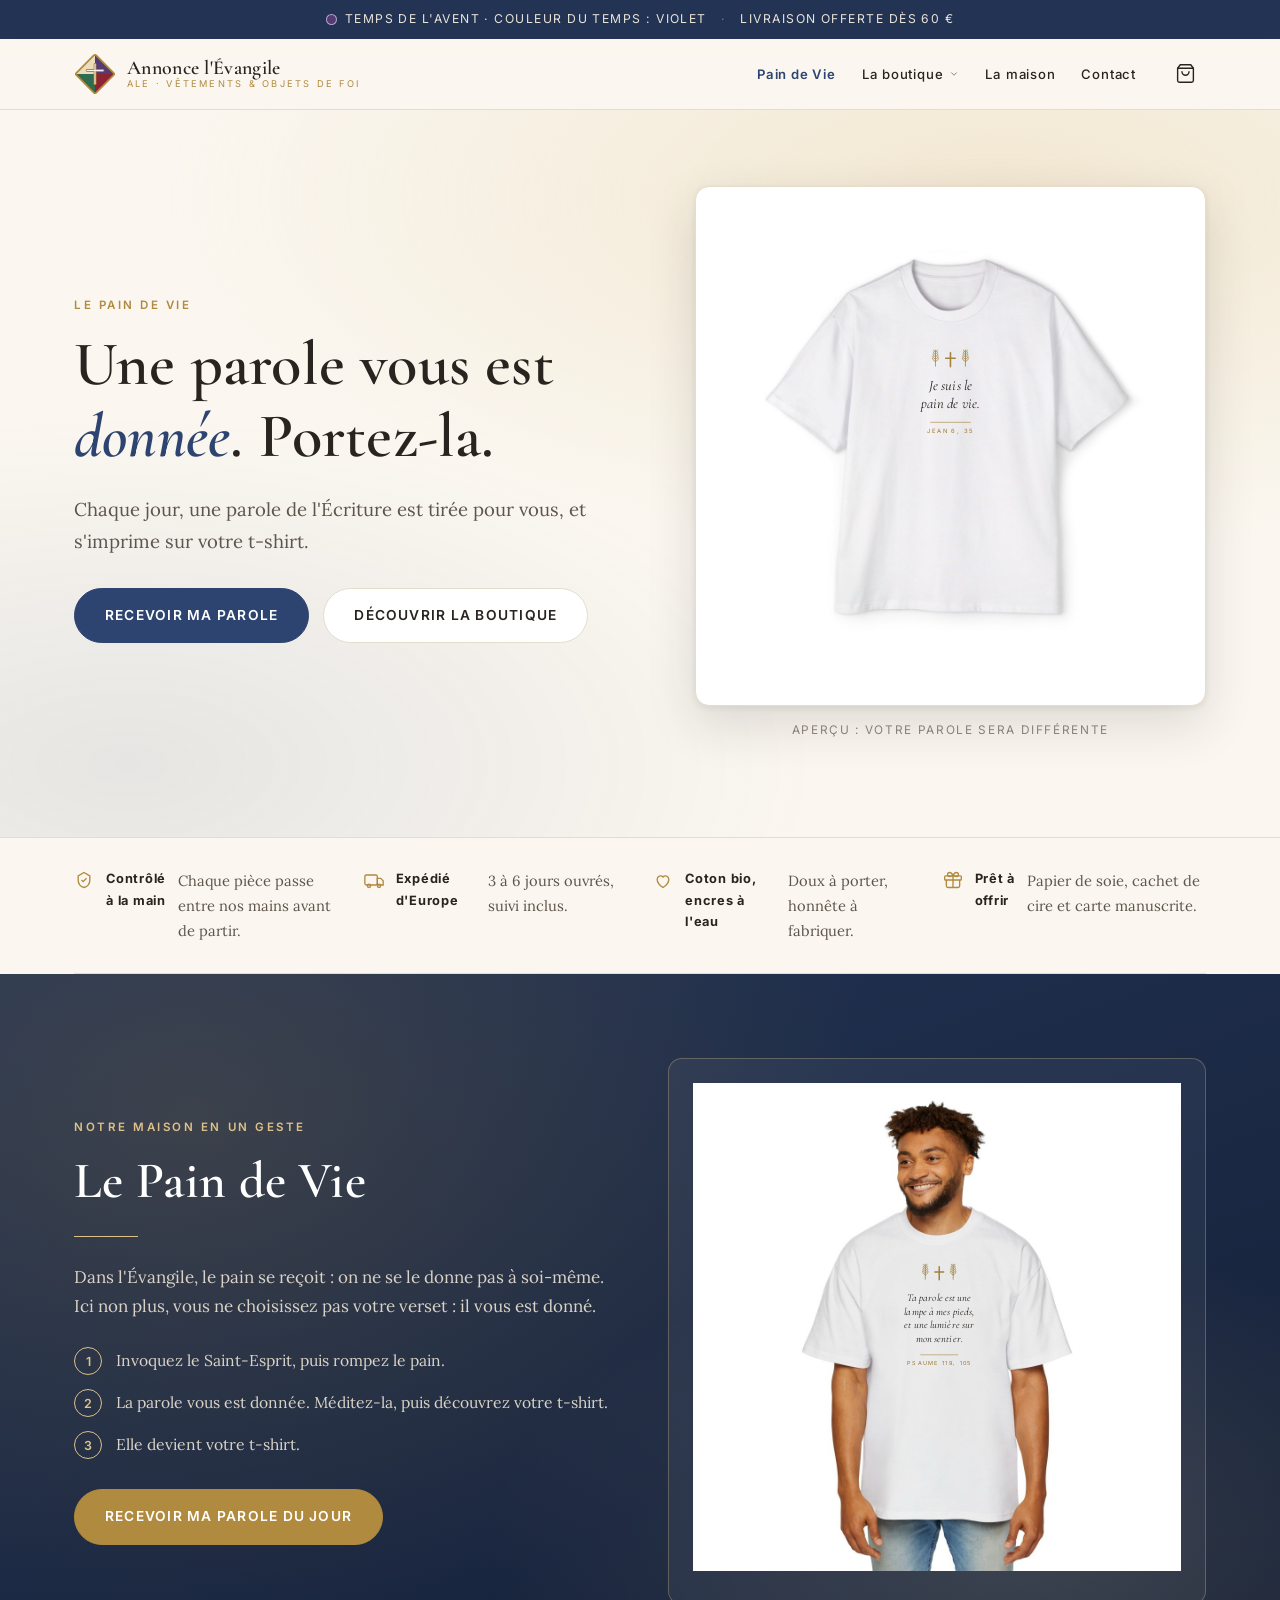
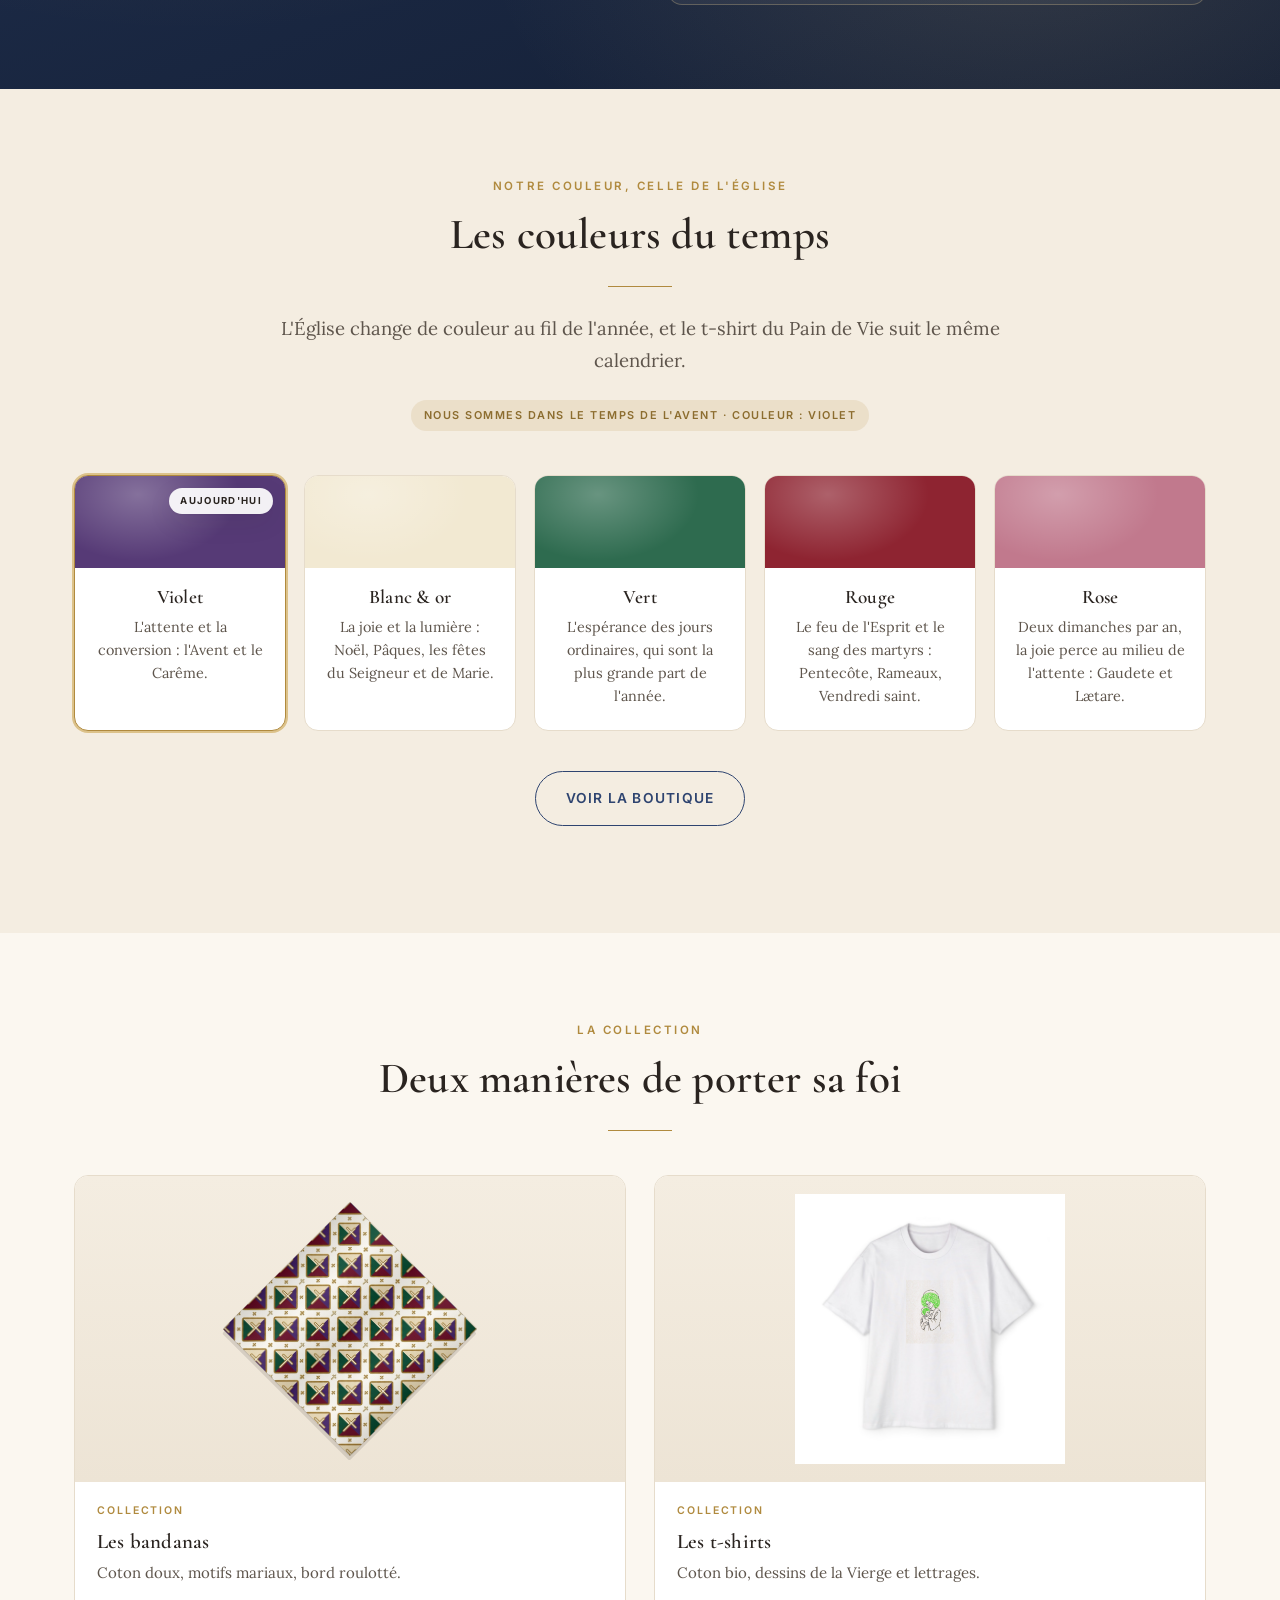
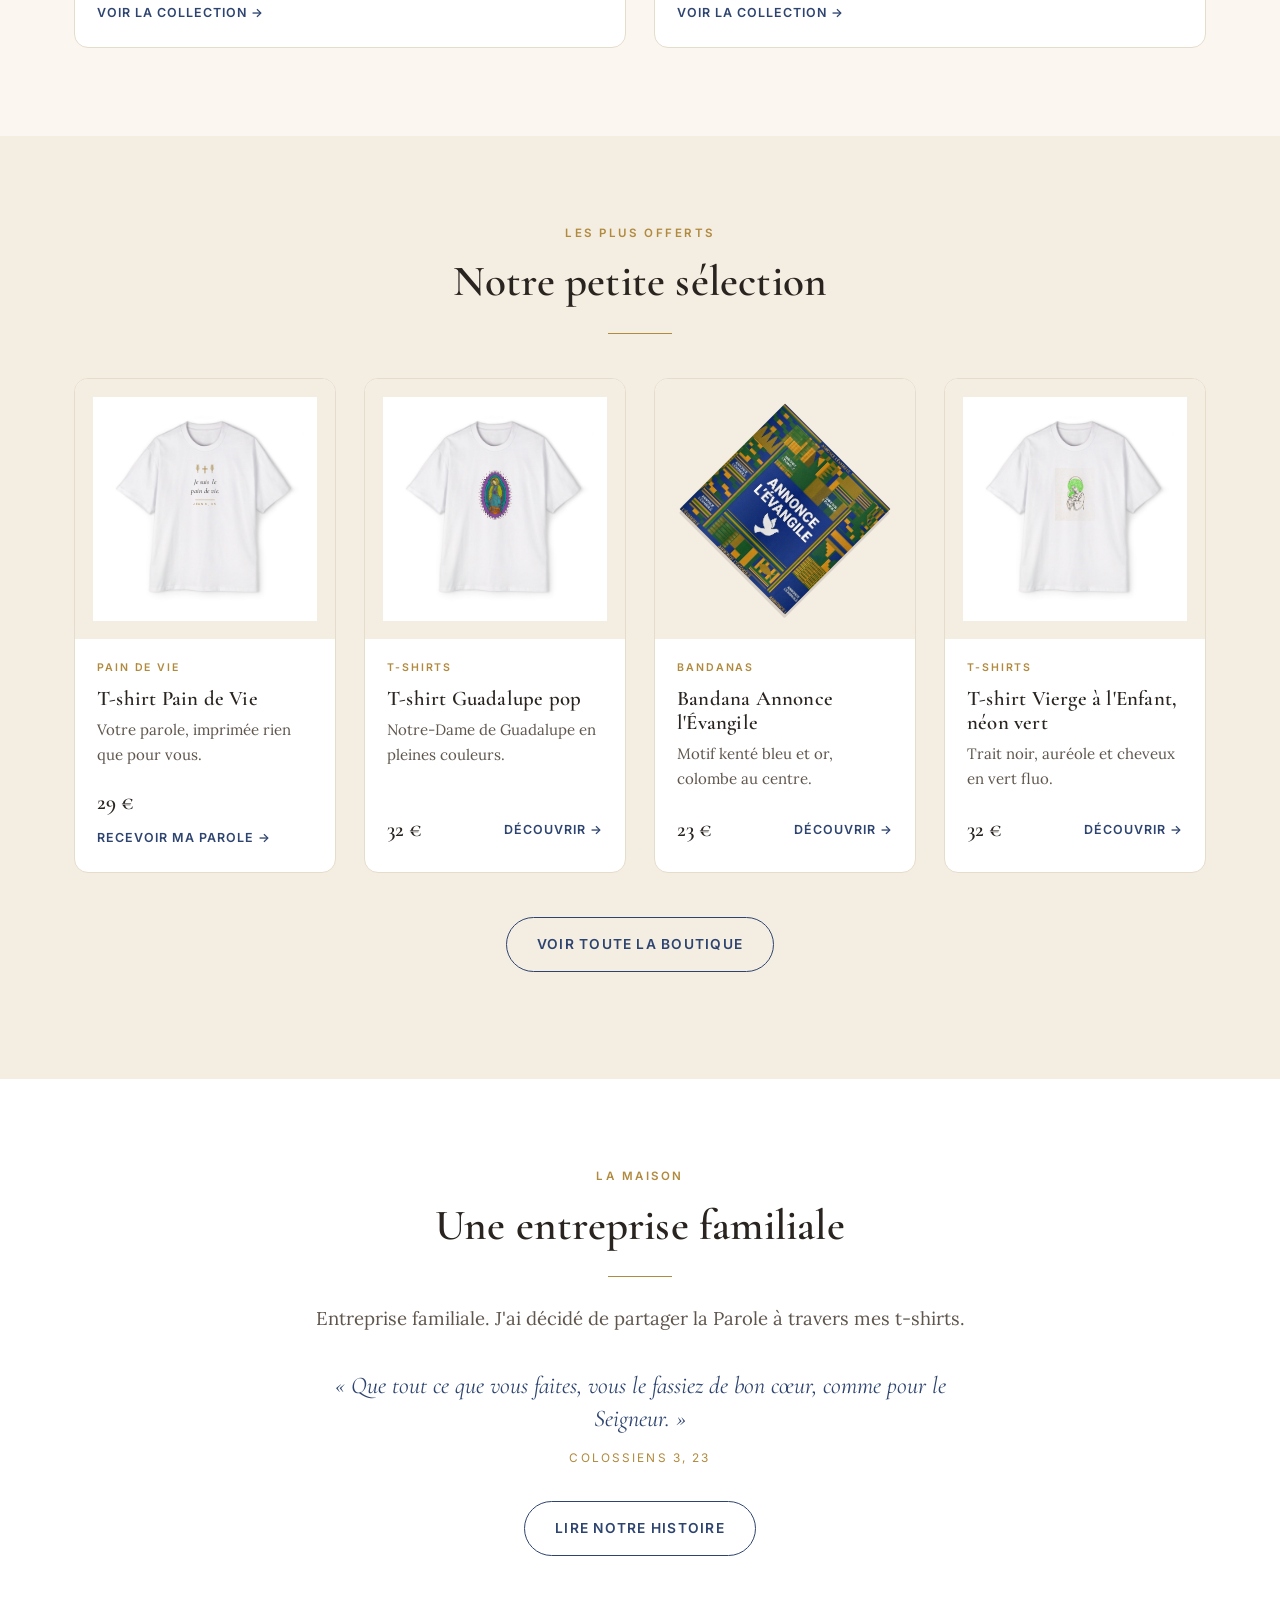
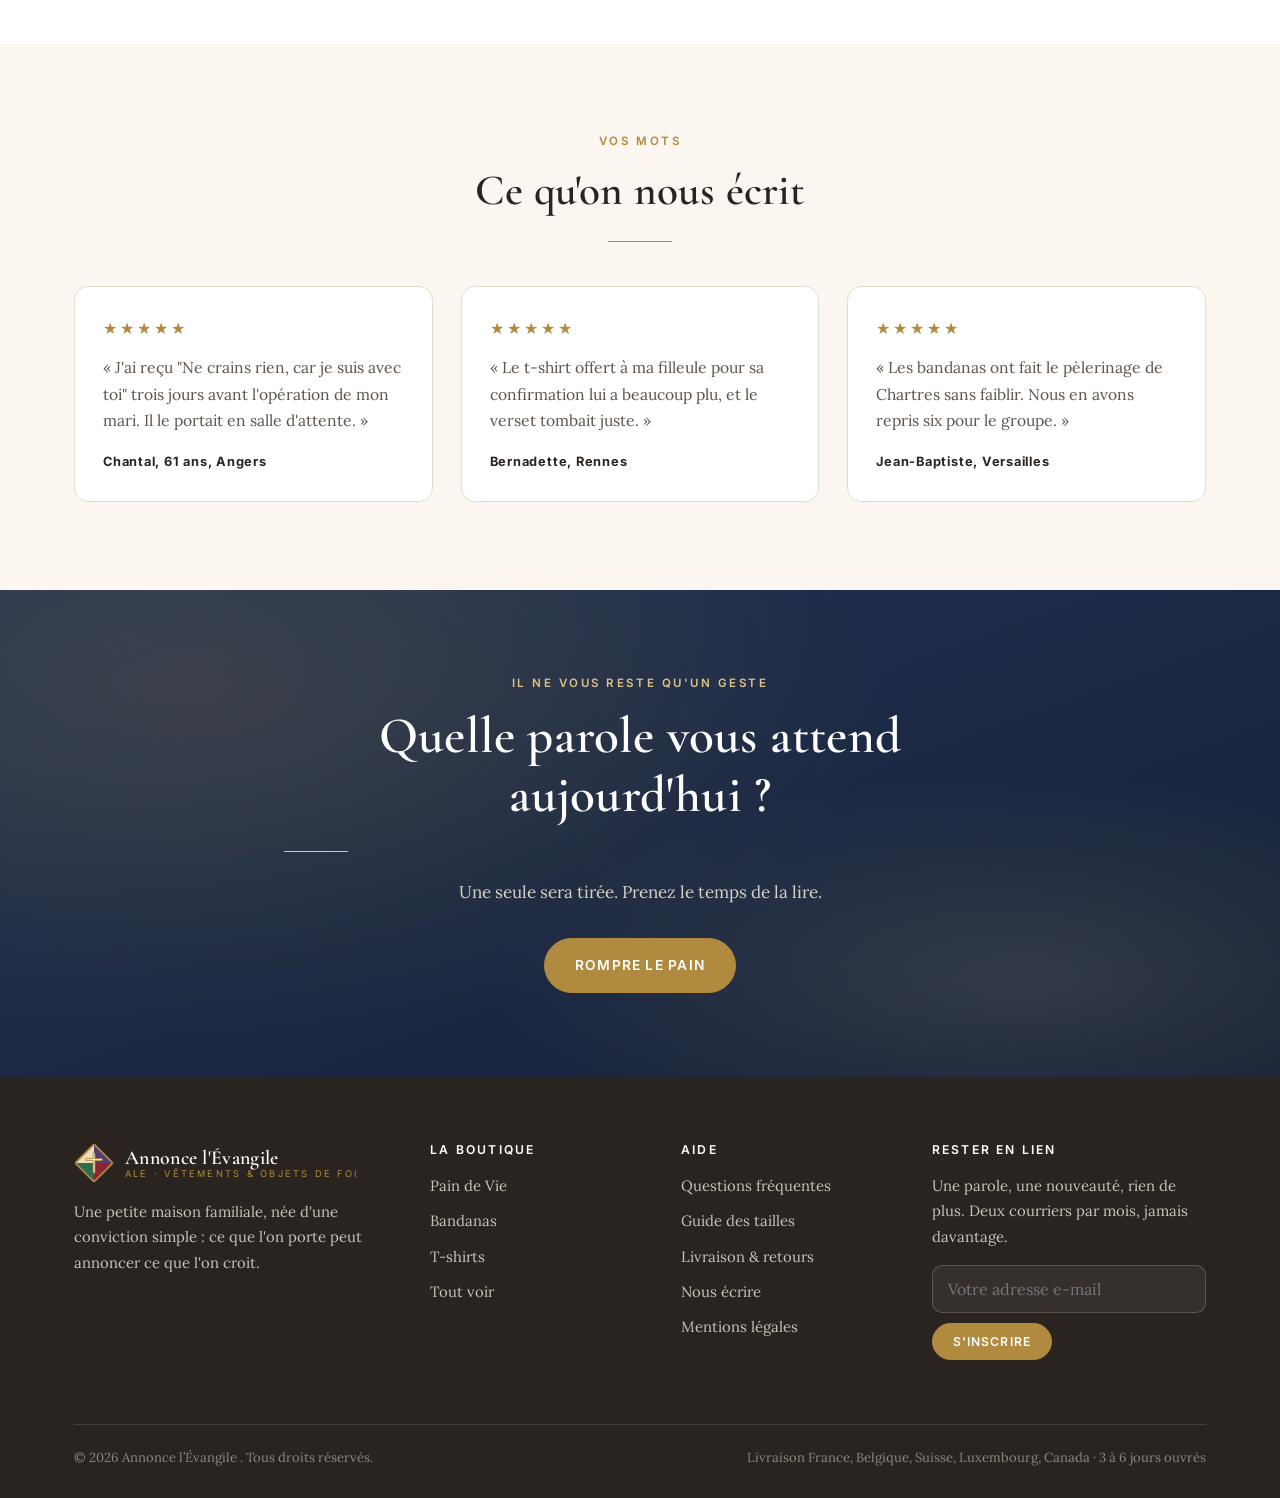
<file: index.html>
<!DOCTYPE html>
<html lang="fr">
<head>
<meta charset="utf-8">
<meta name="viewport" content="width=device-width, initial-scale=1">
<title>Annonce l’Évangile, vêtements et objets de foi</title>
<meta name="description" content="T-shirts chrétiens et bandanas mariaux. Découvrez le Pain de Vie : recevez une parole tirée pour vous, et portez-la sur un t-shirt imprimé rien que pour vous.">
<meta property="og:type" content="website">
<meta property="og:locale" content="fr_FR">
<meta property="og:site_name" content="Annonce l’Évangile">
<meta property="og:title" content="Annonce l’Évangile, une parole vous est donnée">
<meta property="og:description" content="T-shirts chrétiens et bandanas mariaux. Recevez votre parole du jour avec le Pain de Vie.">
<link rel="icon" href="data:image/svg+xml,%3Csvg xmlns='http://www.w3.org/2000/svg' viewBox='0 0 48 48'%3E%3Cg transform='rotate(45 24 24)'%3E%3Cpath d='M8,8 L40,8 L24,24 Z' fill='%23563A76'/%3E%3Cpath d='M40,8 L40,40 L24,24 Z' fill='%238E2431'/%3E%3Cpath d='M8,40 L40,40 L24,24 Z' fill='%232E6B4F'/%3E%3Cpath d='M8,8 L8,40 L24,24 Z' fill='%23EBDDBC'/%3E%3C/g%3E%3Cg stroke='%23B08A3E' stroke-width='4.5' stroke-linecap='round'%3E%3Cline x1='24' y1='12' x2='24' y2='36'/%3E%3Cline x1='14' y1='20' x2='34' y2='20'/%3E%3C/g%3E%3C/svg%3E">
<link rel="preconnect" href="https://fonts.googleapis.com">
<link rel="preconnect" href="https://fonts.gstatic.com" crossorigin>
<link href="https://fonts.googleapis.com/css2?family=Cormorant+Garamond:ital,wght@0,400;0,600;1,400;1,600&family=Inter:wght@400;500;600&family=Lora:ital,wght@0,400;0,600;1,400&display=swap" rel="stylesheet">
<link rel="stylesheet" href="assets/style.css?v=20260823093234">
</head>
<body>

<div id="entete-site"></div>

<!-- ================= HÉROS ================= -->
<section class="heros">
  <div class="heros-in">
    <div>
      <p class="surtitre">Le Pain de Vie</p>
      <h1>Une parole vous est <em>donnée</em>. Portez-la.</h1>
      <p class="chapeau">Chaque jour, une parole de l'Écriture est tirée pour vous, et s'imprime sur votre t-shirt.</p>
      <div class="heros-actions">
        <a class="btn" href="pain-de-vie.html">Recevoir ma parole</a>
        <a class="btn btn-clair" href="boutique.html">Découvrir la boutique</a>
      </div>
    </div>
    <div class="heros-visuel">
      <div class="cadre" id="heros-visuel"></div>
      <p class="heros-note">Aperçu : votre parole sera différente</p>
    </div>
  </div>
</section>

<!-- ================= RÉASSURANCE ================= -->
<div class="wrap">
  <div class="reassurance">
    <div>
      <svg width="20" height="20" viewBox="0 0 24 24" fill="none" stroke="currentColor" stroke-width="1.6"><path d="M12 3l7 4v5c0 4.5-3 8-7 9-4-1-7-4.5-7-9V7z"/><path d="M9 12l2 2 4-4"/></svg>
      <div><b>Contrôlé à la main</b>Chaque pièce passe entre nos mains avant de partir.</div>
    </div>
    <div>
      <svg width="20" height="20" viewBox="0 0 24 24" fill="none" stroke="currentColor" stroke-width="1.6"><rect x="1" y="6" width="15" height="12" rx="2"/><path d="M16 10h4l3 3v5h-7z"/><circle cx="6" cy="19" r="2"/><circle cx="18" cy="19" r="2"/></svg>
      <div><b>Expédié d'Europe</b>3 à 6 jours ouvrés, suivi inclus.</div>
    </div>
    <div>
      <svg width="20" height="20" viewBox="0 0 24 24" fill="none" stroke="currentColor" stroke-width="1.6"><path d="M12 21s-7-4.4-7-10a4 4 0 0 1 7-2.6A4 4 0 0 1 19 11c0 5.6-7 10-7 10z"/></svg>
      <div><b>Coton bio, encres à l'eau</b>Doux à porter, honnête à fabriquer.</div>
    </div>
    <div>
      <svg width="20" height="20" viewBox="0 0 24 24" fill="none" stroke="currentColor" stroke-width="1.6"><path d="M20 12v7a2 2 0 0 1-2 2H6a2 2 0 0 1-2-2v-7"/><rect x="2" y="7" width="20" height="5" rx="1"/><path d="M12 21V7M12 7S10.5 3 8 3a2.5 2.5 0 0 0 0 5zM12 7s1.5-4 4-4a2.5 2.5 0 0 1 0 5z"/></svg>
      <div><b>Prêt à offrir</b>Papier de soie, cachet de cire et carte manuscrite.</div>
    </div>
  </div>
</div>

<!-- ================= PAIN DE VIE ================= -->
<section class="pdv-bloc">
  <div class="pdv-bloc-in">
    <div>
      <p class="surtitre">Notre maison en un geste</p>
      <h2>Le Pain de Vie</h2>
      <hr class="filet">
      <p>Dans l'Évangile, le pain se reçoit : on ne se le donne pas à soi-même.
         Ici non plus, vous ne choisissez pas votre verset : il vous est donné.</p>
      <ol class="pdv-etapes">
        <li><b>1</b><span>Invoquez le Saint-Esprit, puis rompez le pain.</span></li>
        <li><b>2</b><span>La parole vous est donnée. Méditez-la, puis découvrez votre t-shirt.</span></li>
        <li><b>3</b><span>Elle devient votre t-shirt.</span></li>
      </ol>
      <a class="btn" href="pain-de-vie.html">Recevoir ma parole du jour</a>
    </div>
    <div class="pdv-visuel" id="pdv-visuel"></div>
  </div>
</section>

<!-- ================= LES COULEURS DU TEMPS ================= -->
<section class="section section-creme">
  <div class="wrap">
    <div class="centre">
      <p class="surtitre">Notre couleur, celle de l'Église</p>
      <h2>Les couleurs du temps</h2>
      <hr class="filet">
      <p class="chapeau" style="margin:0 auto 6px">L'Église change de couleur au fil de l'année, et le t-shirt du
        Pain de Vie suit le même calendrier.</p>
      <p class="badge" id="badge-temps" style="margin:18px 0 0"></p>
    </div>
    <div class="couleurs-grille" style="margin-top:44px" id="couleurs-temps"></div>
    <p class="centre" style="margin-top:40px"><a class="btn btn-ligne" href="boutique.html">Voir la boutique</a></p>
  </div>
</section>

<!-- ================= CATÉGORIES ================= -->
<section class="section">
  <div class="wrap">
    <div class="centre">
      <p class="surtitre">La collection</p>
      <h2>Deux manières de porter sa foi</h2>
      <hr class="filet">
    </div>
    <div class="grille g2" style="margin-top:44px" id="categories"></div>
  </div>
</section>

<!-- ================= SÉLECTION ================= -->
<section class="section section-creme">
  <div class="wrap">
    <div class="centre">
      <p class="surtitre">Les plus offerts</p>
      <h2>Notre petite sélection</h2>
      <hr class="filet">
    </div>
    <div class="grille g4" style="margin-top:44px" id="selection"></div>
    <p class="centre" style="margin-top:44px"><a class="btn btn-ligne" href="boutique.html">Voir toute la boutique</a></p>
  </div>
</section>

<!-- ================= LA MAISON ================= -->
<section class="section section-blanc">
  <div class="wrap-etroit centre">
    <p class="surtitre">La maison</p>
    <h2>Une entreprise familiale</h2>
    <hr class="filet">
    <p class="chapeau" style="margin:0 auto">Entreprise familiale. J'ai décidé de partager la Parole
      à travers mes t-shirts.</p>
    <div class="verset-bloc">« Que tout ce que vous faites, vous le fassiez de bon cœur, comme pour le Seigneur. »
      <span>Colossiens 3, 23</span></div>
    <a class="btn btn-ligne" href="a-propos.html">Lire notre histoire</a>
  </div>
</section>

<!-- ================= TÉMOIGNAGES ================= -->
<section class="section">
  <div class="wrap">
    <div class="centre">
      <p class="surtitre">Vos mots</p>
      <h2>Ce qu'on nous écrit</h2>
      <hr class="filet">
    </div>
    <div class="grille g3" style="margin-top:44px">
      <div class="temoignage">
        <div class="etoiles">★★★★★</div>
        <p>« J'ai reçu "Ne crains rien, car je suis avec toi" trois jours avant l'opération de mon mari.
           Il le portait en salle d'attente. »</p>
        <b>Chantal, 61 ans, Angers</b>
      </div>
      <div class="temoignage">
        <div class="etoiles">★★★★★</div>
        <p>« Le t-shirt offert à ma filleule pour sa confirmation lui a beaucoup plu, et le verset tombait juste. »</p>
        <b>Bernadette, Rennes</b>
      </div>
      <div class="temoignage">
        <div class="etoiles">★★★★★</div>
        <p>« Les bandanas ont fait le pèlerinage de Chartres sans faiblir. Nous en avons repris six pour le groupe. »</p>
        <b>Jean-Baptiste, Versailles</b>
      </div>
    </div>
  </div>
</section>

<!-- ================= APPEL FINAL ================= -->
<section class="section pdv-bloc" style="padding:0">
  <div class="pdv-bloc-in" style="grid-template-columns:1fr;text-align:center;max-width:760px">
    <div>
      <p class="surtitre">Il ne vous reste qu'un geste</p>
      <h2>Quelle parole vous attend aujourd'hui ?</h2>
      <hr class="filet">
      <p>Une seule sera tirée. Prenez le temps de la lire.</p>
      <a class="btn" href="pain-de-vie.html" style="margin-top:12px">Rompre le pain</a>
    </div>
  </div>
</section>

<div id="pied-site"></div>

<script src="assets/config.js?v=20260823093234"></script>
<script src="assets/liturgie.js?v=20260823093234"></script>
<script src="assets/data.js?v=20260823093234"></script>
<script src="assets/mockup.js?v=20260823093234"></script>
<script src="assets/site.js?v=20260823093234"></script>
<script>
(function(){
  const T = LITURGIE.temps();

  /* visuel du héros : le t-shirt dans la couleur du temps */
  document.getElementById("heros-visuel").innerHTML =
    MOCK.tshirt({ couleur:(T.cle === "rouge" ? "rouge" : "blanc"), design:"verset",
                  verset:{ t:"Je suis le pain de vie.", r:"Jean 6, 35" } });

  document.getElementById("pdv-visuel").innerHTML =
    MOCK.tshirt({ vue:"porte", design:"verset",
                  verset:{ t:"Ta parole est une lampe à mes pieds, et une lumière sur mon sentier.", r:"Psaume 119, 105" } });

  /* les cinq couleurs de la liturgie */
  const ORDRE = ["violet","blanc","vert","rouge","rose"];
  document.getElementById("couleurs-temps").innerHTML = ORDRE.map(cle=>{
    const c = LITURGIE.couleurs[cle];
    const ici = cle === T.cle;
    return `<div class="couleur-carte${ici ? " actuelle" : ""}">
      <div class="couleur-teinte" style="background:${c.hex}"></div>
      ${ici ? `<span class="marqueur">Aujourd'hui</span>` : ""}
      <h3>${c.nom}</h3>
      <p>${c.sens}</p>
    </div>`;
  }).join("");

  document.getElementById("badge-temps").textContent =
    "Nous sommes dans le " + T.temps.replace(/^Temps /,"temps ") + " · couleur : " + T.couleur.toLowerCase();

  /* trois cartes catégories */
  const cats = [
    { cat:"bandana", titre:"Les bandanas",  txt:"Coton doux, motifs mariaux, bord roulotté.", exemple:"bandana-losanges-ale" },
    { cat:"tshirt", titre:"Les t-shirts",  txt:"Coton bio, dessins de la Vierge et lettrages.", exemple:"tshirt-vierge-neon-vert" }
  ];
  document.getElementById("categories").innerHTML = cats.map(c=>{
    const p = Site.produitParId(c.exemple);
    return `<a class="carte cat-carte" href="boutique.html?cat=${c.cat}" data-cat="${c.cat}">
      <div class="carte-visuel">${MOCK.produit(p)}</div>
      <div class="carte-corps">
        <div class="carte-cat">Collection</div>
        <h3>${c.titre}</h3>
        <p class="carte-desc">${c.txt}</p>
        <div class="carte-bas"><span class="lien-fleche">Voir la collection →</span></div>
      </div></a>`;
  }).join("");

  /* sélection */
  const sel = ["pain-de-vie","tshirt-guadalupe-pop","bandana-annonce-kente","tshirt-vierge-neon-vert"]
    .map(Site.produitParId).filter(p => p && p.dispo !== false);
  document.getElementById("selection").innerHTML = sel.map(Site.carteProduit).join("");
})();
</script>
</body>
</html>
</file>
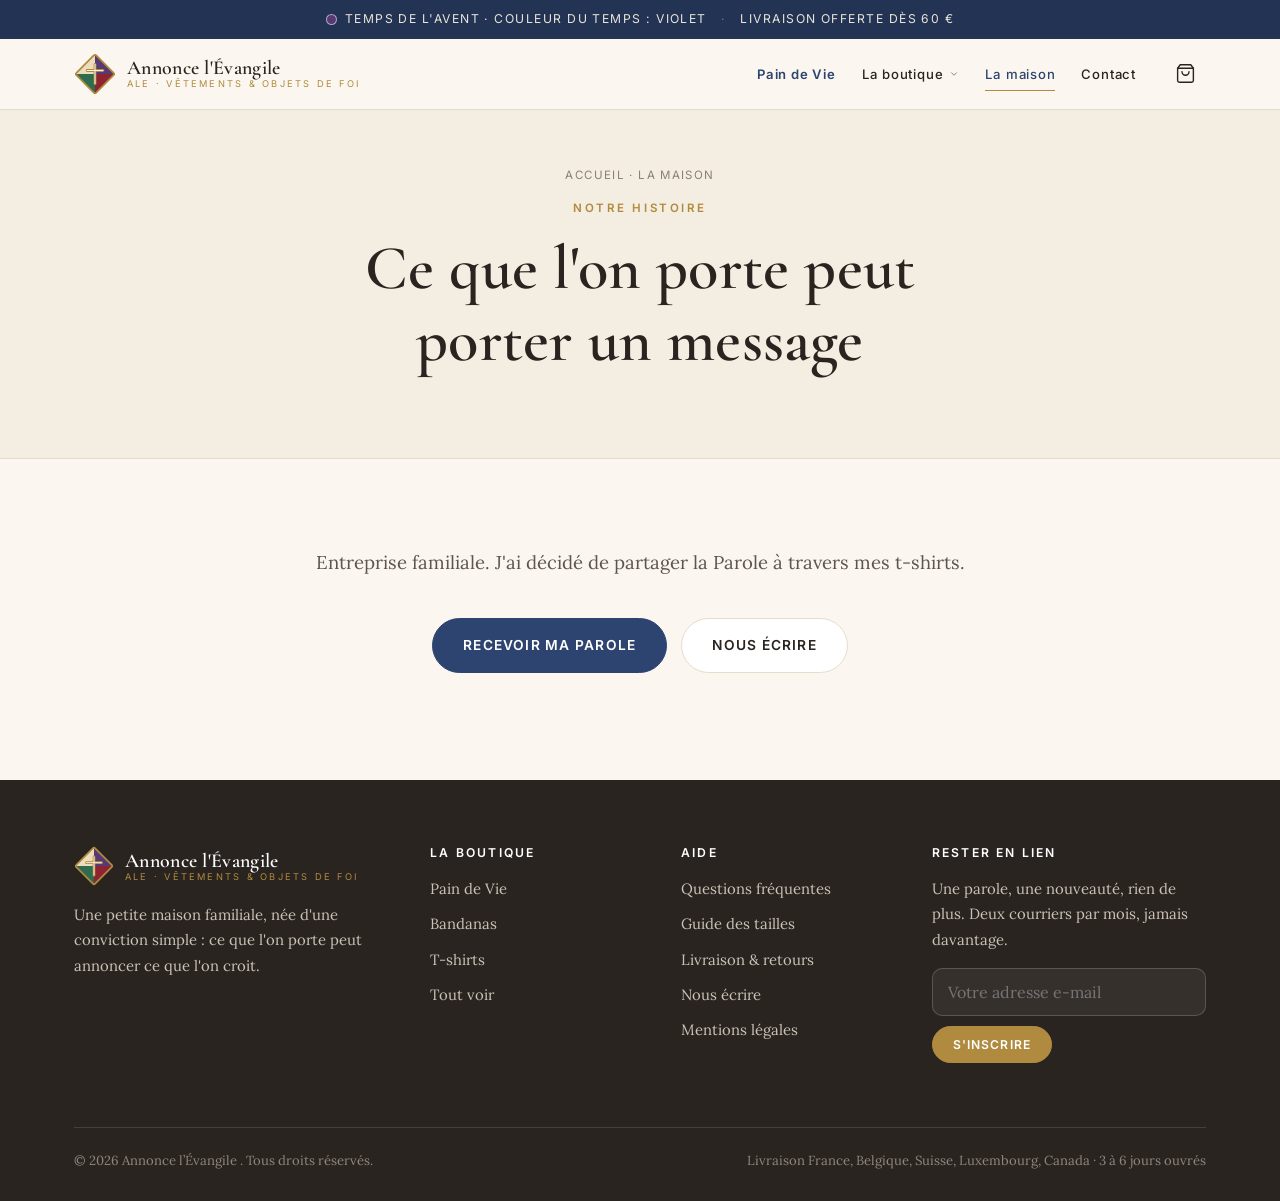
<file: a-propos.html>
<!DOCTYPE html>
<html lang="fr">
<head>
<meta charset="utf-8">
<meta name="viewport" content="width=device-width, initial-scale=1">
<title>La maison, notre histoire | Annonce l’Évangile</title>
<meta name="description" content="Annonce l’Évangile, entreprise familiale : des t-shirts qui portent la Parole.">
<link rel="icon" href="data:image/svg+xml,%3Csvg xmlns='http://www.w3.org/2000/svg' viewBox='0 0 48 48'%3E%3Cg transform='rotate(45 24 24)'%3E%3Cpath d='M8,8 L40,8 L24,24 Z' fill='%23563A76'/%3E%3Cpath d='M40,8 L40,40 L24,24 Z' fill='%238E2431'/%3E%3Cpath d='M8,40 L40,40 L24,24 Z' fill='%232E6B4F'/%3E%3Cpath d='M8,8 L8,40 L24,24 Z' fill='%23EBDDBC'/%3E%3C/g%3E%3Cg stroke='%23B08A3E' stroke-width='4.5' stroke-linecap='round'%3E%3Cline x1='24' y1='12' x2='24' y2='36'/%3E%3Cline x1='14' y1='20' x2='34' y2='20'/%3E%3C/g%3E%3C/svg%3E">
<link rel="preconnect" href="https://fonts.googleapis.com">
<link rel="preconnect" href="https://fonts.gstatic.com" crossorigin>
<link href="https://fonts.googleapis.com/css2?family=Cormorant+Garamond:ital,wght@0,400;0,600;1,400;1,600&family=Inter:wght@400;500;600&family=Lora:ital,wght@0,400;0,600;1,400&display=swap" rel="stylesheet">
<link rel="stylesheet" href="assets/style.css?v=20260823093234">
</head>
<body>

<div id="entete-site"></div>

<section class="entete-page">
  <div class="wrap-etroit">
    <p class="fil"><a href="index.html">Accueil</a> · La maison</p>
    <p class="surtitre">Notre histoire</p>
    <h1>Ce que l'on porte peut porter un message</h1>
  </div>
</section>

<section class="section">
  <div class="wrap-etroit centre">
    <p class="chapeau" style="margin:0 auto">Entreprise familiale. J'ai décidé de partager la Parole
      à travers mes t-shirts.</p>

    <p class="centre" style="margin-top:40px">
      <a class="btn" href="pain-de-vie.html">Recevoir ma parole</a>
      <a class="btn btn-clair" href="contact.html" style="margin-left:10px">Nous écrire</a>
    </p>
  </div>
</section>

<div id="pied-site"></div>

<script src="assets/config.js?v=20260823093234"></script>
<script src="assets/liturgie.js?v=20260823093234"></script>
<script src="assets/data.js?v=20260823093234"></script>
<script src="assets/mockup.js?v=20260823093234"></script>
<script src="assets/site.js?v=20260823093234"></script>
</body>
</html>
</file>
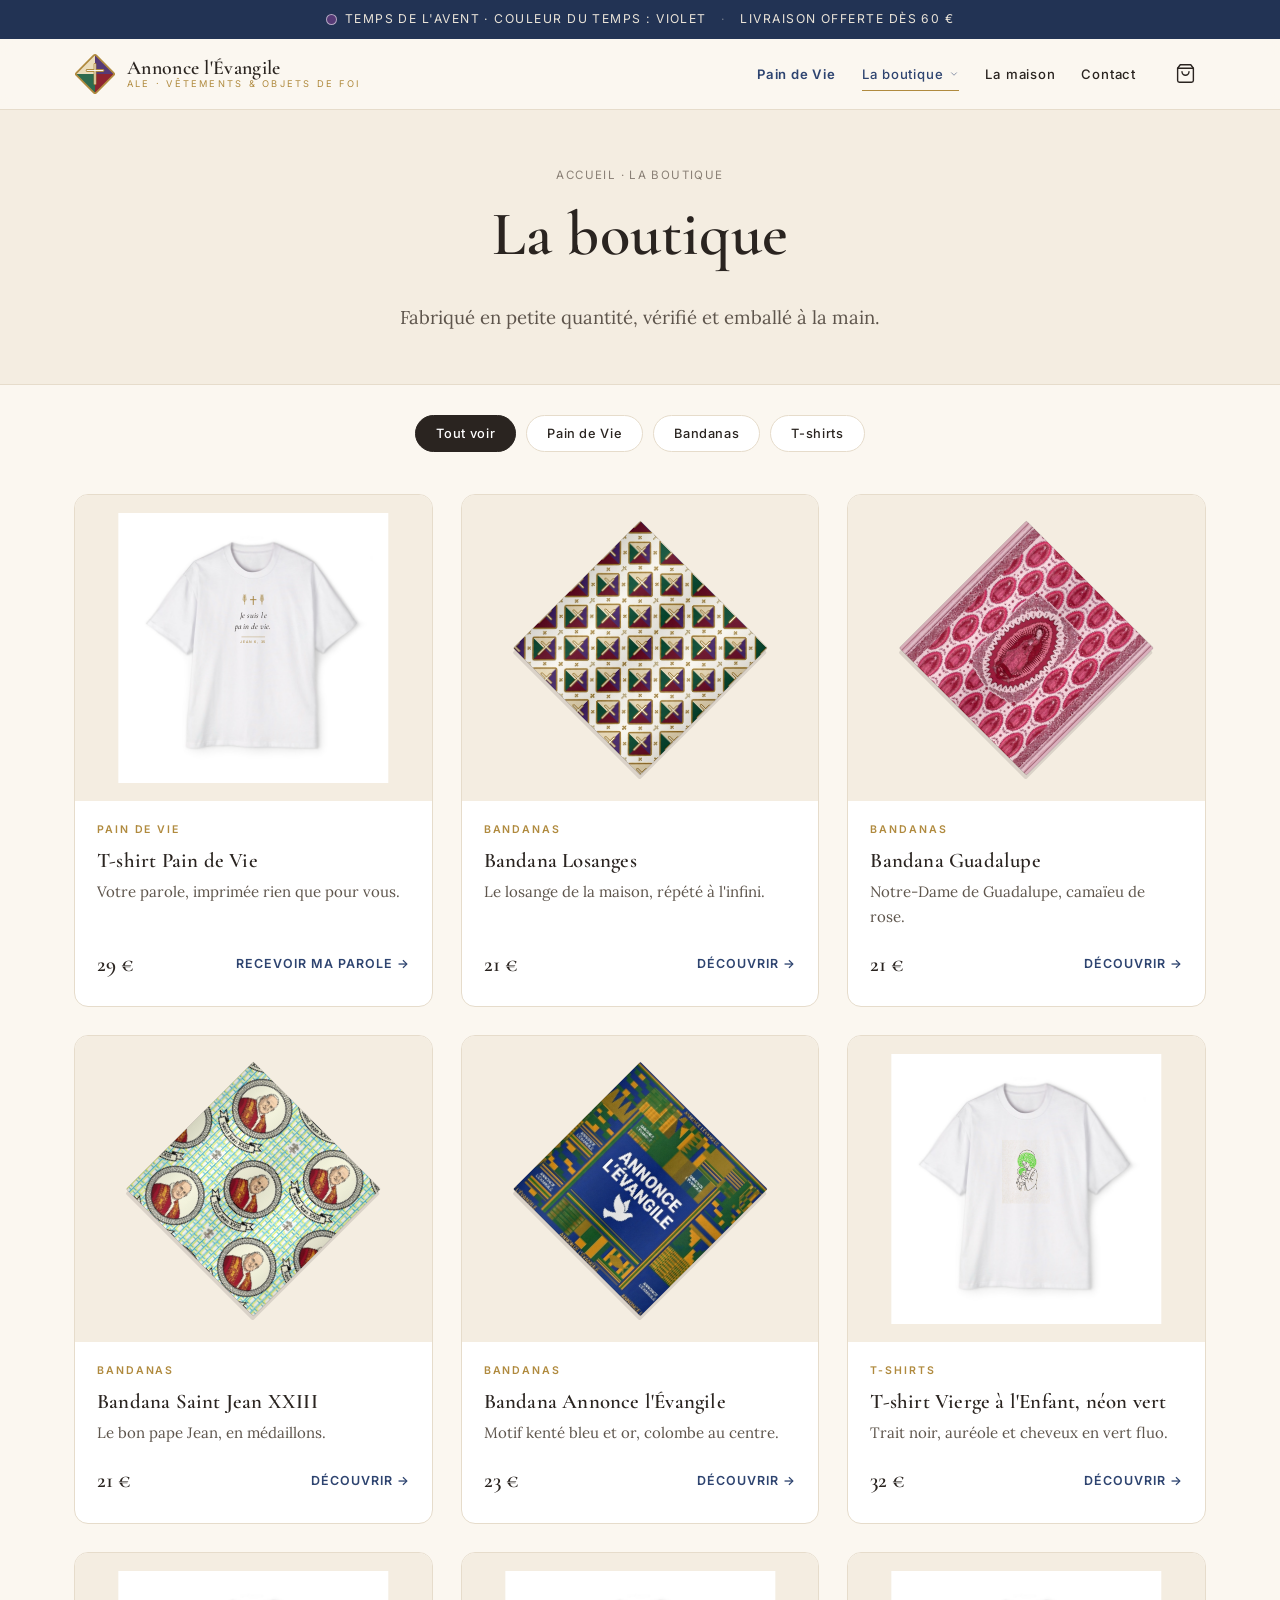
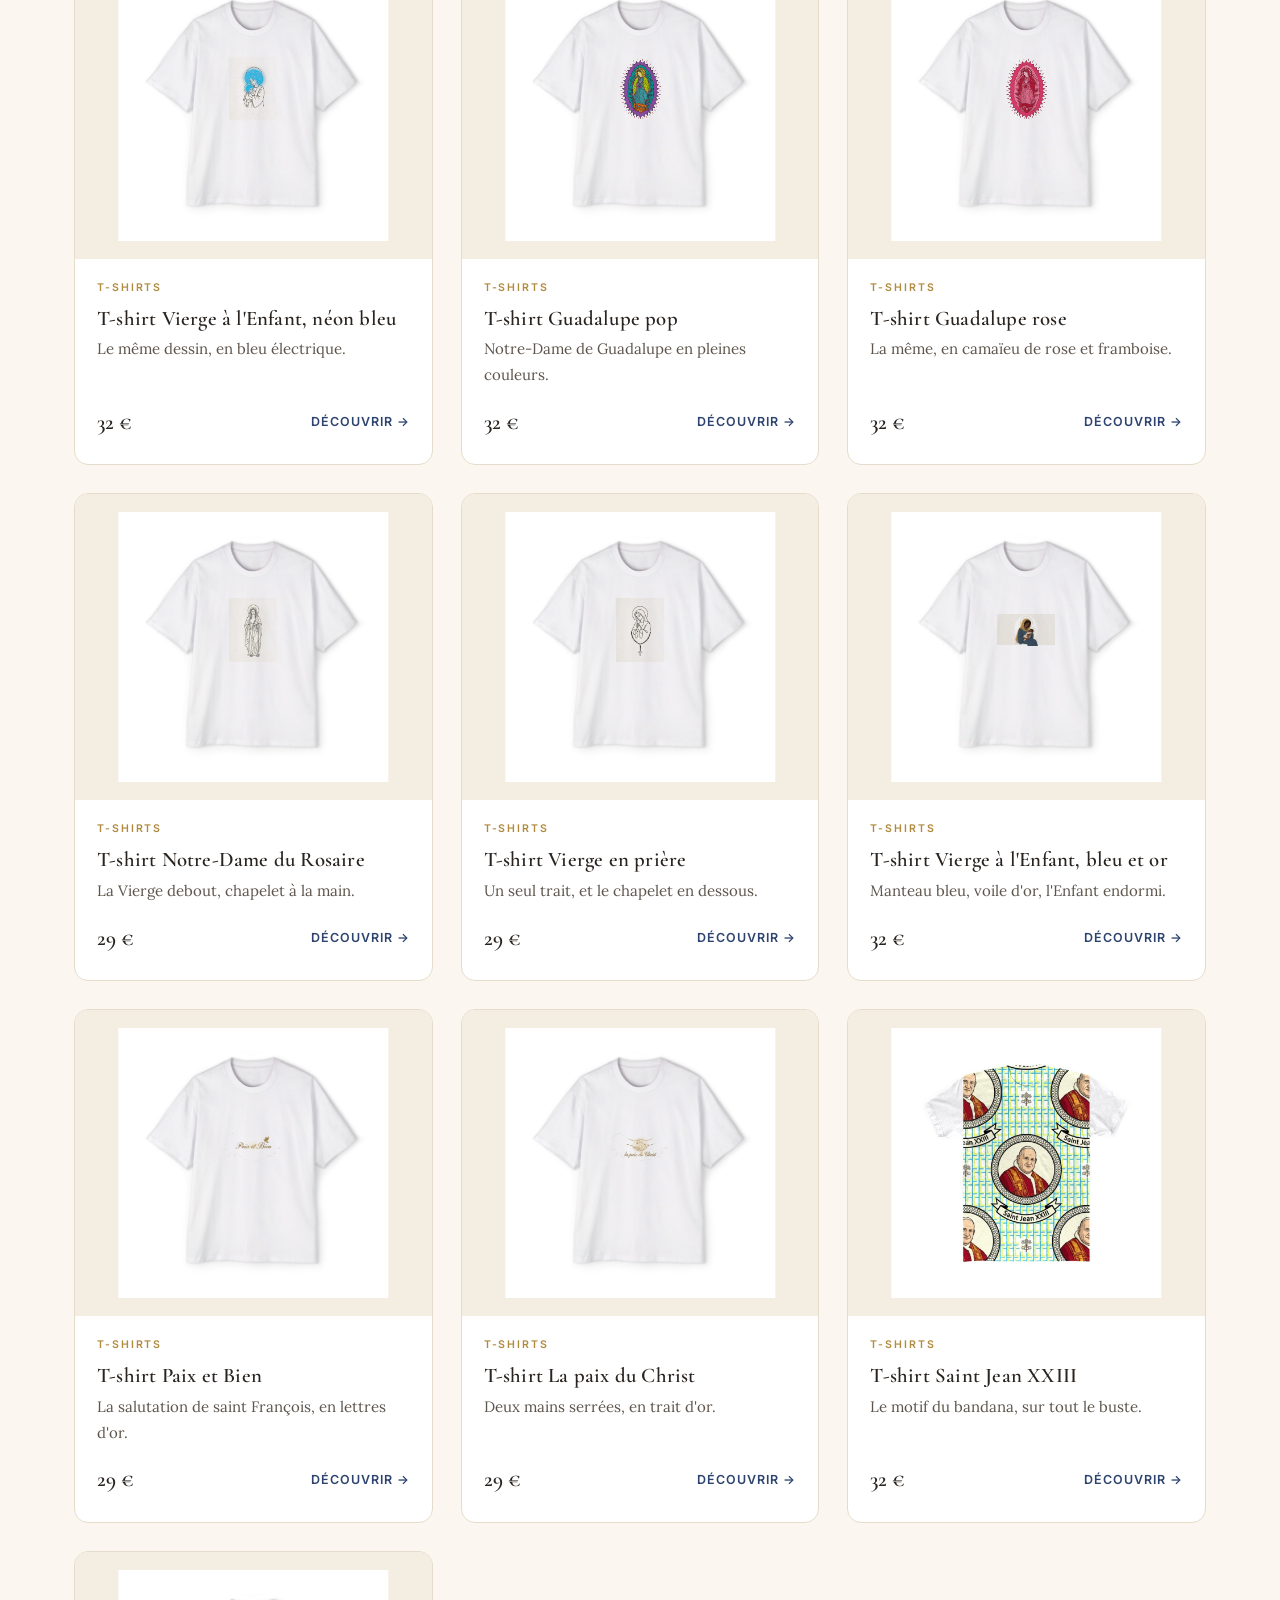
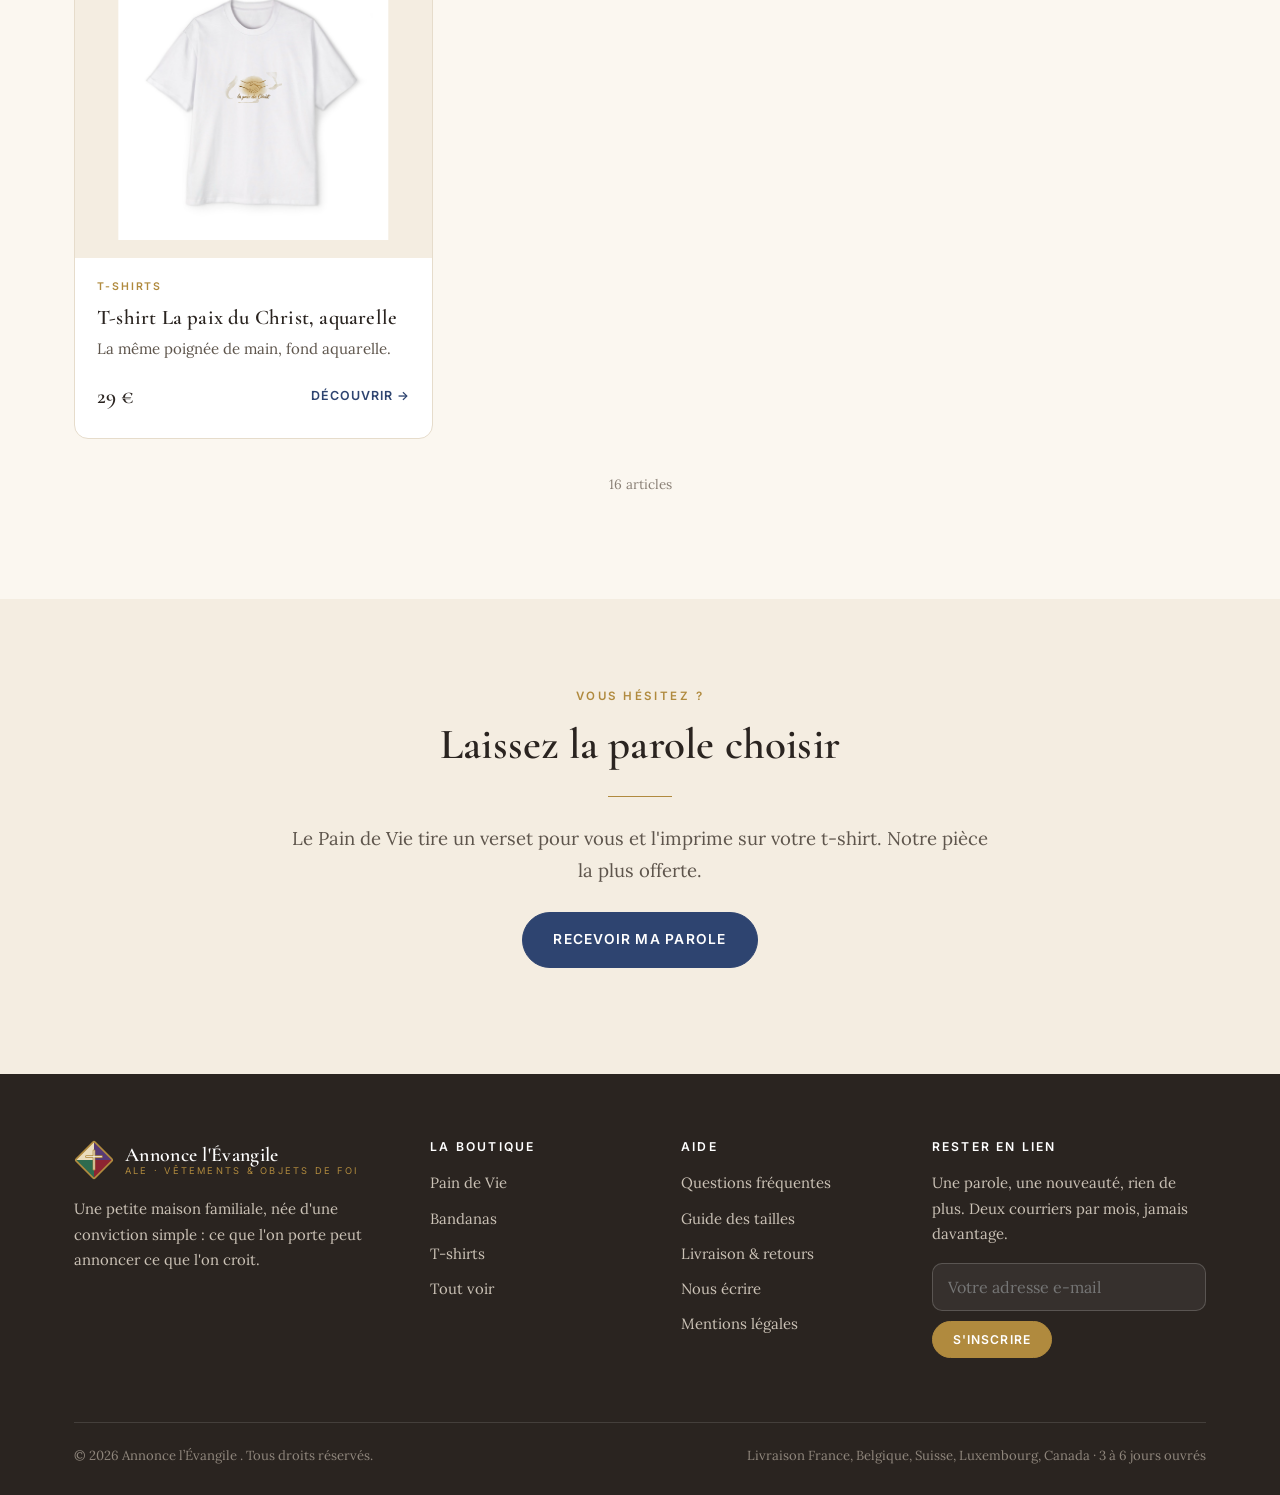
<file: boutique.html>
<!DOCTYPE html>
<html lang="fr">
<head>
<meta charset="utf-8">
<meta name="viewport" content="width=device-width, initial-scale=1">
<title>La boutique : t-shirts et bandanas | Annonce l’Évangile</title>
<meta name="description" content="Bandanas mariaux en coton, t-shirts chrétiens en coton biologique et bandanas mariaux. Livraison en France, Belgique, Suisse et Canada.">
<link rel="icon" href="data:image/svg+xml,%3Csvg xmlns='http://www.w3.org/2000/svg' viewBox='0 0 48 48'%3E%3Cg transform='rotate(45 24 24)'%3E%3Cpath d='M8,8 L40,8 L24,24 Z' fill='%23563A76'/%3E%3Cpath d='M40,8 L40,40 L24,24 Z' fill='%238E2431'/%3E%3Cpath d='M8,40 L40,40 L24,24 Z' fill='%232E6B4F'/%3E%3Cpath d='M8,8 L8,40 L24,24 Z' fill='%23EBDDBC'/%3E%3C/g%3E%3Cg stroke='%23B08A3E' stroke-width='4.5' stroke-linecap='round'%3E%3Cline x1='24' y1='12' x2='24' y2='36'/%3E%3Cline x1='14' y1='20' x2='34' y2='20'/%3E%3C/g%3E%3C/svg%3E">
<link rel="preconnect" href="https://fonts.googleapis.com">
<link rel="preconnect" href="https://fonts.gstatic.com" crossorigin>
<link href="https://fonts.googleapis.com/css2?family=Cormorant+Garamond:ital,wght@0,400;0,600;1,400;1,600&family=Inter:wght@400;500;600&family=Lora:ital,wght@0,400;0,600;1,400&display=swap" rel="stylesheet">
<link rel="stylesheet" href="assets/style.css?v=20260823093234">
</head>
<body>

<div id="entete-site"></div>

<section class="entete-page">
  <div class="wrap-etroit">
    <p class="fil"><a href="index.html">Accueil</a> · <span id="fil-cat">La boutique</span></p>
    <h1 id="titre-page">La boutique</h1>
    <p class="chapeau" style="margin:0 auto" id="intro-page">Fabriqué en petite quantité, vérifié et emballé à la main.</p>
  </div>
</section>

<div class="wrap">
  <div class="filtres" id="filtres"></div>
</div>

<section class="section" style="padding-top:36px">
  <div class="wrap">
    <div class="grille g3" id="grille"></div>
    <p class="centre aide" id="compte" style="margin-top:34px"></p>
  </div>
</section>

<section class="section section-creme">
  <div class="wrap-etroit centre">
    <p class="surtitre">Vous hésitez ?</p>
    <h2>Laissez la parole choisir</h2>
    <hr class="filet">
    <p class="chapeau" style="margin:0 auto">Le Pain de Vie tire un verset pour vous et l'imprime sur votre t-shirt.
      Notre pièce la plus offerte.</p>
    <p style="margin-top:26px"><a class="btn" href="pain-de-vie.html">Recevoir ma parole</a></p>
  </div>
</section>

<div id="pied-site"></div>

<script src="assets/config.js?v=20260823093234"></script>
<script src="assets/liturgie.js?v=20260823093234"></script>
<script src="assets/data.js?v=20260823093234"></script>
<script src="assets/mockup.js?v=20260823093234"></script>
<script src="assets/site.js?v=20260823093234"></script>
<script>
(function(){
  const CATS = [
    { id:null, t:"Tout voir" },
    { id:"pdv", t:"Pain de Vie" },
    { id:"bandana", t:"Bandanas" },
    { id:"tshirt", t:"T-shirts" }
  ];
  const TEXTES = {
    bandana:{ t:"Les bandanas", i:"Coton doux, bord roulotté, 55 × 55 cm." },
    tshirt:{ t:"Les t-shirts", i:"Coton biologique 180 g/m², dessins sobres imprimés en Europe." },
    pdv:{ t:"Le Pain de Vie", i:"Une parole tirée pour vous, imprimée sur votre t-shirt. Chaque pièce est unique." }
  };

  const q = new URLSearchParams(location.search);
  let courante = q.get("cat");
  if(!TEXTES[courante]) courante = null;

  function rendre(){
    const liste = Site.catalogue().filter(p => !courante || p.cat === courante);
    Site.$("#grille").innerHTML = liste.map(Site.carteProduit).join("");
    Site.$("#compte").textContent = liste.length + (liste.length > 1 ? " articles" : " article");

    const T = TEXTES[courante];
    Site.$("#titre-page").textContent = T ? T.t : "La boutique";
    Site.$("#intro-page").textContent = T ? T.i :
      "Fabriqué en petite quantité, vérifié et emballé à la main.";
    Site.$("#fil-cat").textContent = T ? T.t : "La boutique";
    document.title = (T ? T.t : "La boutique") + " | Annonce l’Évangile";

    Site.$("#filtres").innerHTML = CATS.map(c=>
      `<button class="filtre${(c.id||null)===courante?" on":""}" data-c="${c.id||""}">${c.t}</button>`).join("");
    Site.$$("#filtres .filtre").forEach(b=>b.addEventListener("click",()=>{
      courante = b.dataset.c || null;
      const u = courante ? "?cat=" + courante : location.pathname;
      history.replaceState({}, "", u);
      rendre();
      window.scrollTo({ top:0, behavior:"smooth" });
    }));
  }
  rendre();
})();
</script>
</body>
</html>
</file>
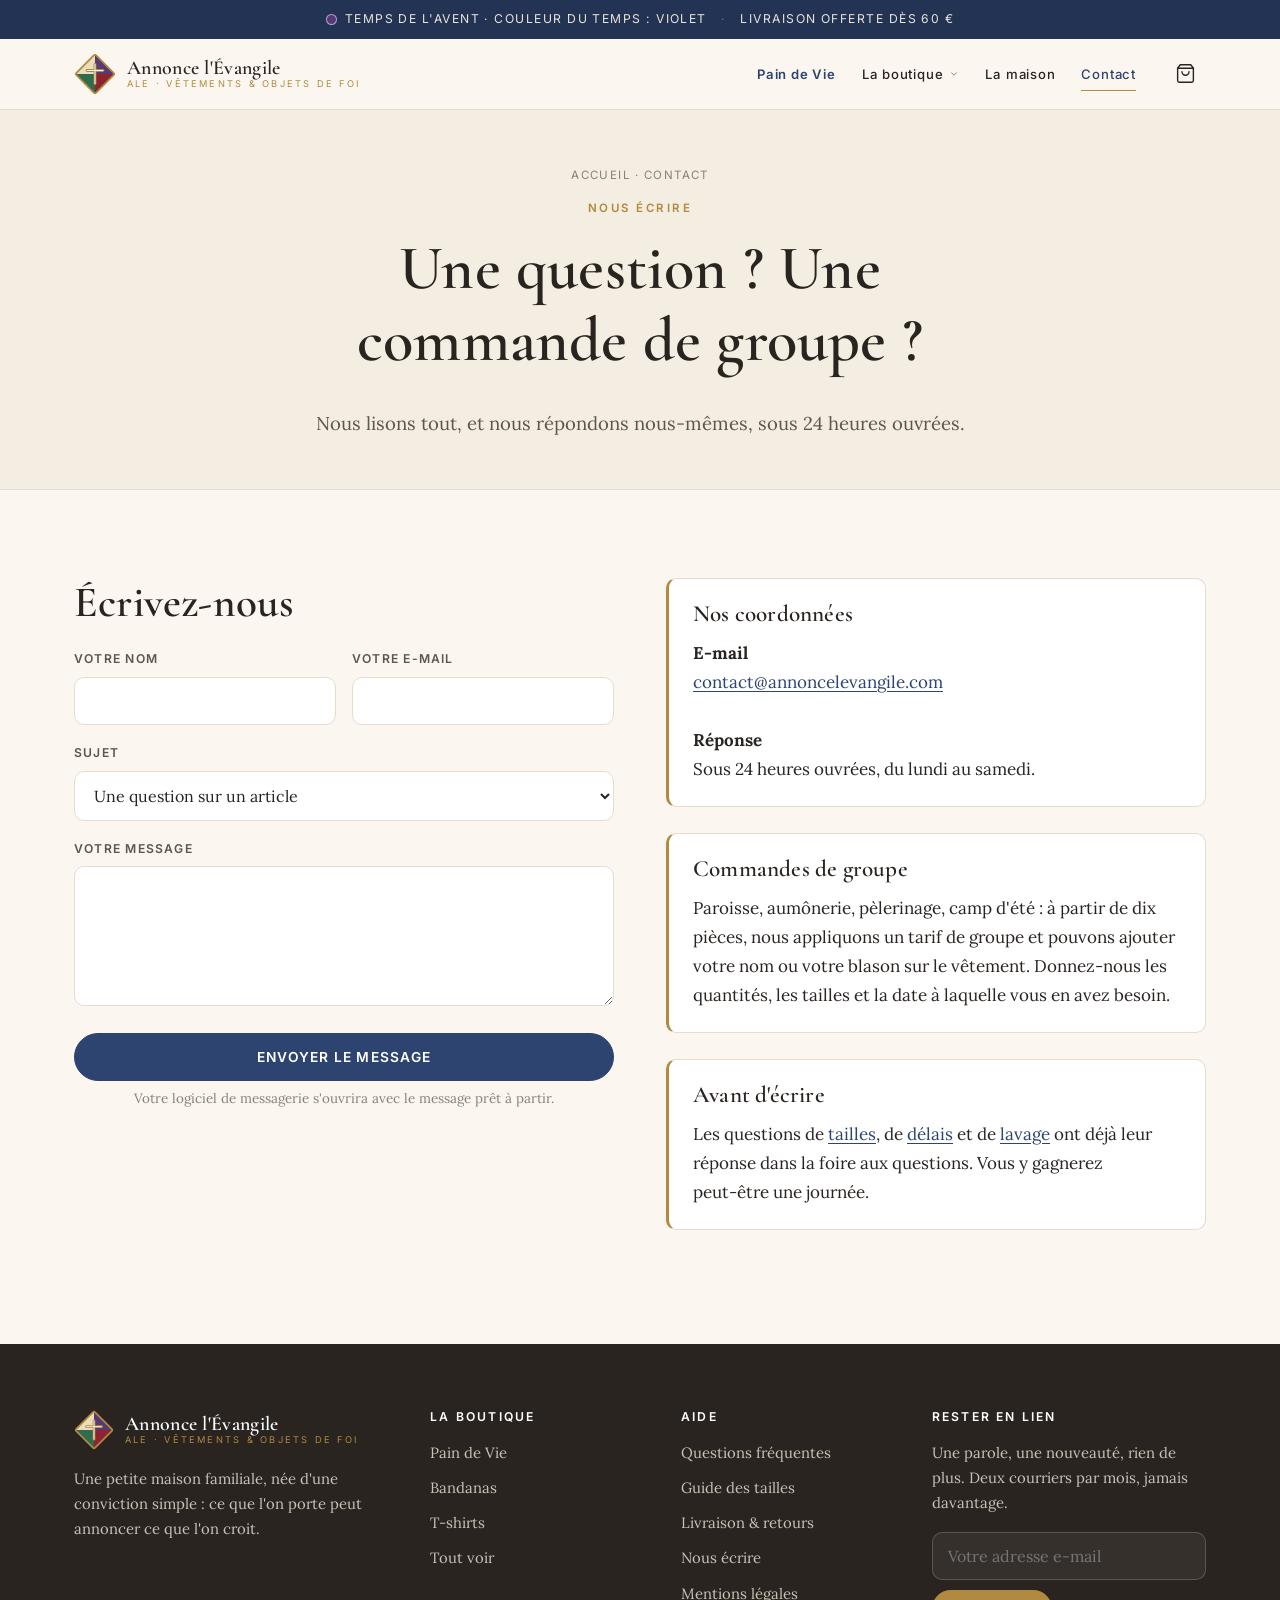
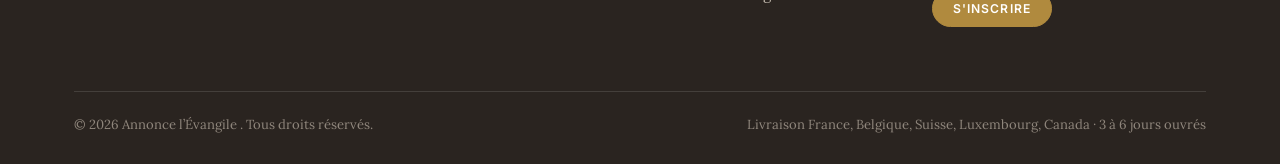
<file: contact.html>
<!DOCTYPE html>
<html lang="fr">
<head>
<meta charset="utf-8">
<meta name="viewport" content="width=device-width, initial-scale=1">
<title>Nous écrire | Annonce l’Évangile</title>
<meta name="description" content="Une question sur une commande, une taille ou une commande de groupe ? Écrivez-nous, nous répondons sous 24 heures.">
<link rel="icon" href="data:image/svg+xml,%3Csvg xmlns='http://www.w3.org/2000/svg' viewBox='0 0 48 48'%3E%3Cg transform='rotate(45 24 24)'%3E%3Cpath d='M8,8 L40,8 L24,24 Z' fill='%23563A76'/%3E%3Cpath d='M40,8 L40,40 L24,24 Z' fill='%238E2431'/%3E%3Cpath d='M8,40 L40,40 L24,24 Z' fill='%232E6B4F'/%3E%3Cpath d='M8,8 L8,40 L24,24 Z' fill='%23EBDDBC'/%3E%3C/g%3E%3Cg stroke='%23B08A3E' stroke-width='4.5' stroke-linecap='round'%3E%3Cline x1='24' y1='12' x2='24' y2='36'/%3E%3Cline x1='14' y1='20' x2='34' y2='20'/%3E%3C/g%3E%3C/svg%3E">
<link rel="preconnect" href="https://fonts.googleapis.com">
<link rel="preconnect" href="https://fonts.gstatic.com" crossorigin>
<link href="https://fonts.googleapis.com/css2?family=Cormorant+Garamond:ital,wght@0,400;0,600;1,400;1,600&family=Inter:wght@400;500;600&family=Lora:ital,wght@0,400;0,600;1,400&display=swap" rel="stylesheet">
<link rel="stylesheet" href="assets/style.css?v=20260823093234">
</head>
<body>

<div id="entete-site"></div>

<section class="entete-page">
  <div class="wrap-etroit">
    <p class="fil"><a href="index.html">Accueil</a> · Contact</p>
    <p class="surtitre">Nous écrire</p>
    <h1>Une question ? Une commande de groupe ?</h1>
    <p class="chapeau" style="margin:0 auto">Nous lisons tout, et nous répondons nous-mêmes, sous 24 heures ouvrées.</p>
  </div>
</section>

<section class="section">
  <div class="wrap">
    <div class="grille g2" style="align-items:start;gap:52px">
      <div>
        <h2 class="mt0">Écrivez-nous</h2>
        <form id="form-contact">
          <div class="duo">
            <div class="champ"><label for="nom">Votre nom</label><input id="nom" required></div>
            <div class="champ"><label for="email">Votre e-mail</label><input id="email" type="email" required></div>
          </div>
          <div class="champ"><label for="sujet">Sujet</label>
            <select id="sujet">
              <option>Une question sur un article</option>
              <option>Une commande en cours</option>
              <option>Un verset ou une traduction particulière</option>
              <option>Une commande pour une paroisse ou un groupe</option>
              <option>Autre</option>
            </select>
          </div>
          <div class="champ"><label for="message">Votre message</label><textarea id="message" required></textarea></div>
          <button class="btn btn-large" type="submit">Envoyer le message</button>
          <p class="aide centre">Votre logiciel de messagerie s'ouvrira avec le message prêt à partir.</p>
        </form>
      </div>

      <aside>
        <div class="encadre" style="margin-top:0">
          <h3 style="margin-top:0">Nos coordonnées</h3>
          <p id="coordonnees"></p>
        </div>
        <div class="encadre">
          <h3 style="margin-top:0">Commandes de groupe</h3>
          <p>Paroisse, aumônerie, pèlerinage, camp d'été : à partir de dix pièces, nous appliquons un tarif de groupe
            et pouvons ajouter votre nom ou votre blason sur le vêtement. Donnez-nous les quantités, les tailles
            et la date à laquelle vous en avez besoin.</p>
        </div>
        <div class="encadre">
          <h3 style="margin-top:0">Avant d'écrire</h3>
          <p>Les questions de <a href="faq.html#tailles">tailles</a>, de
            <a href="faq.html#livraison">délais</a> et de <a href="faq.html#entretien">lavage</a>
            ont déjà leur réponse dans la foire aux questions. Vous y gagnerez peut-être une journée.</p>
        </div>
      </aside>
    </div>
  </div>
</section>

<div id="pied-site"></div>

<script src="assets/config.js?v=20260823093234"></script>
<script src="assets/liturgie.js?v=20260823093234"></script>
<script src="assets/data.js?v=20260823093234"></script>
<script src="assets/mockup.js?v=20260823093234"></script>
<script src="assets/site.js?v=20260823093234"></script>
<script>
(function(){
  const c = [];
  if(CFG.email) c.push(`<b>E-mail</b><br><a href="mailto:${CFG.email}">${CFG.email}</a>`);
  if(CFG.telephone) c.push(`<b>Téléphone</b><br>${CFG.telephone}`);
  if(CFG.whatsapp) c.push(`<b>WhatsApp</b><br><a href="https://wa.me/${CFG.whatsapp}" target="_blank" rel="noopener">Nous écrire sur WhatsApp</a>`);
  c.push(`<b>Réponse</b><br>Sous 24 heures ouvrées, du lundi au samedi.`);
  Site.$("#coordonnees").innerHTML = c.join("<br><br>");

  Site.$("#form-contact").onsubmit = function(e){
    e.preventDefault();
    const v = id => Site.$("#"+id).value.trim();
    const corps = `${v("message")}\n\n${v("nom")}\n${v("email")}`;
    window.location.href = "mailto:" + (CFG.email||"") +
      "?subject=" + encodeURIComponent(v("sujet") + " : " + v("nom")) +
      "&body=" + encodeURIComponent(corps);
    Site.toast("Votre message est prêt dans votre messagerie.");
    return false;
  };
})();
</script>
</body>
</html>
</file>
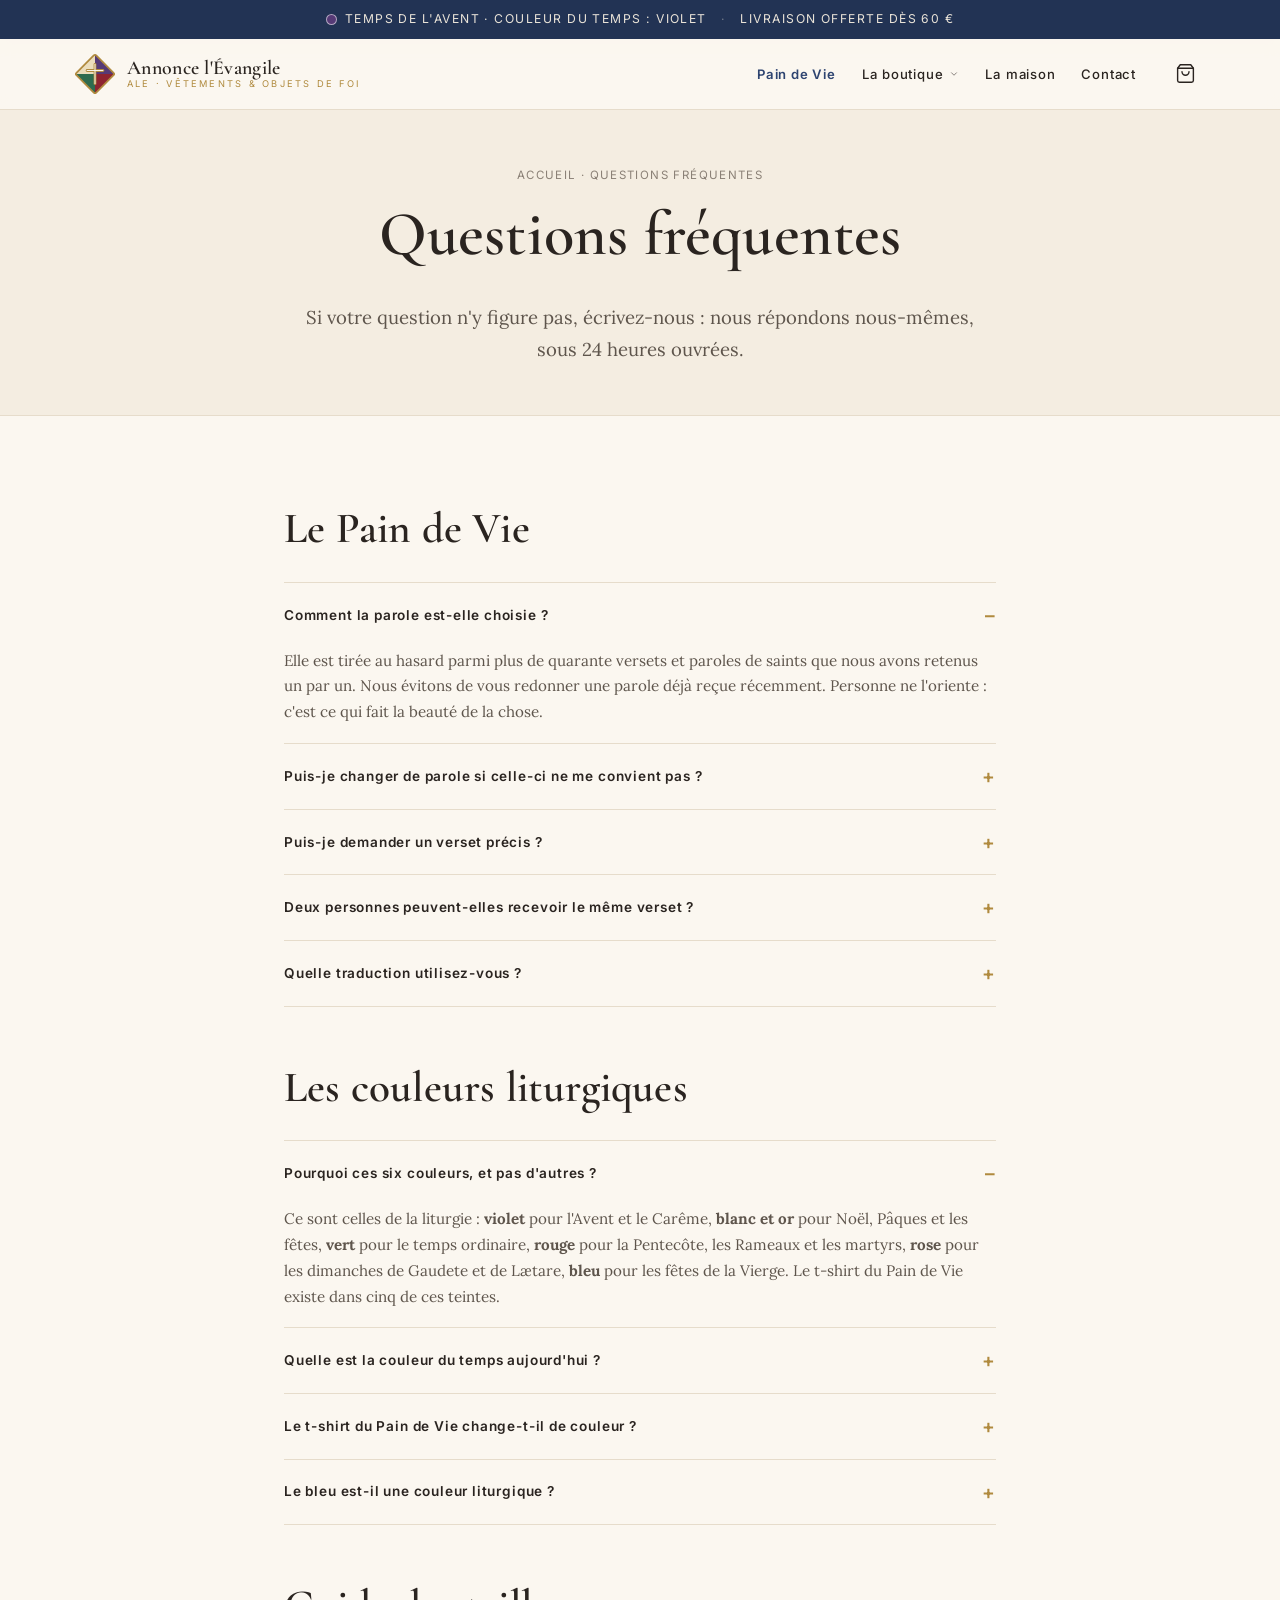
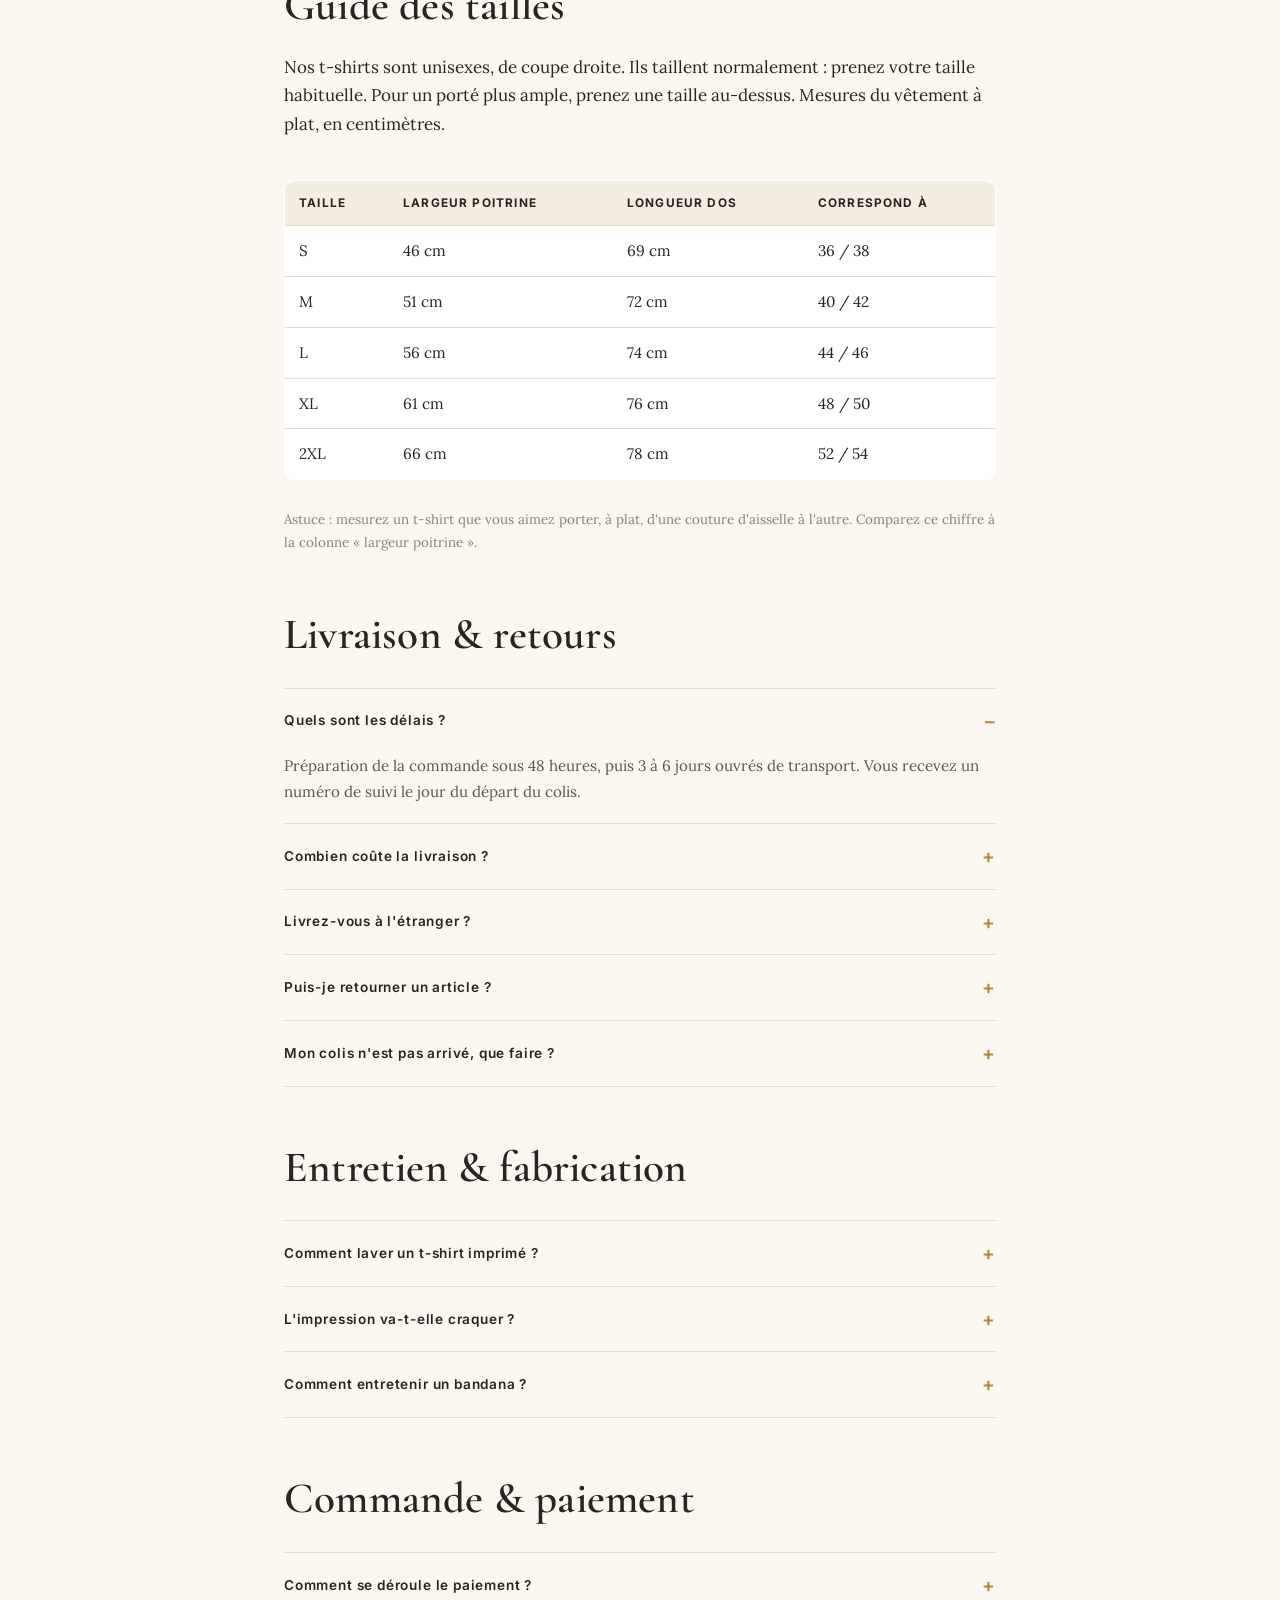
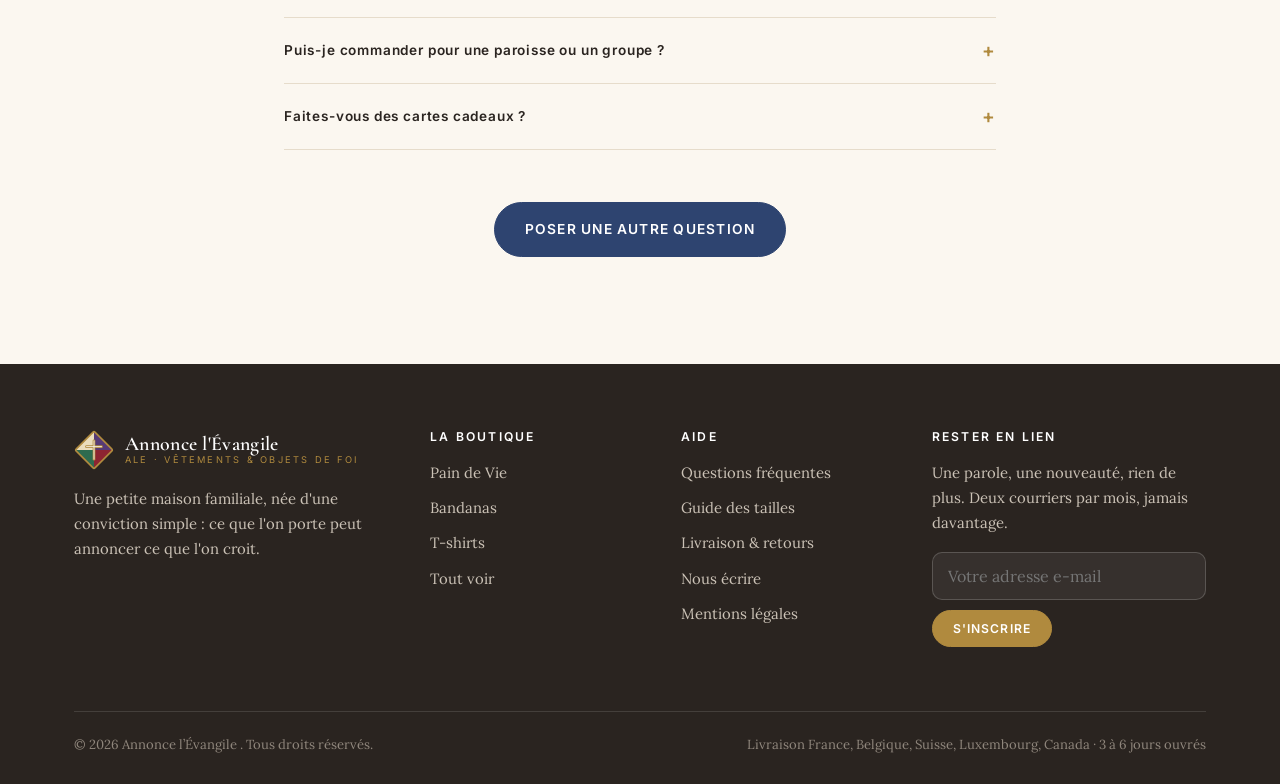
<file: faq.html>
<!DOCTYPE html>
<html lang="fr">
<head>
<meta charset="utf-8">
<meta name="viewport" content="width=device-width, initial-scale=1">
<title>Questions fréquentes : tailles, livraison, retours | Annonce l’Évangile</title>
<meta name="description" content="Guide des tailles, délais de livraison, retours et entretien. Toutes les réponses en une page.">
<link rel="icon" href="data:image/svg+xml,%3Csvg xmlns='http://www.w3.org/2000/svg' viewBox='0 0 48 48'%3E%3Cg transform='rotate(45 24 24)'%3E%3Cpath d='M8,8 L40,8 L24,24 Z' fill='%23563A76'/%3E%3Cpath d='M40,8 L40,40 L24,24 Z' fill='%238E2431'/%3E%3Cpath d='M8,40 L40,40 L24,24 Z' fill='%232E6B4F'/%3E%3Cpath d='M8,8 L8,40 L24,24 Z' fill='%23EBDDBC'/%3E%3C/g%3E%3Cg stroke='%23B08A3E' stroke-width='4.5' stroke-linecap='round'%3E%3Cline x1='24' y1='12' x2='24' y2='36'/%3E%3Cline x1='14' y1='20' x2='34' y2='20'/%3E%3C/g%3E%3C/svg%3E">
<link rel="preconnect" href="https://fonts.googleapis.com">
<link rel="preconnect" href="https://fonts.gstatic.com" crossorigin>
<link href="https://fonts.googleapis.com/css2?family=Cormorant+Garamond:ital,wght@0,400;0,600;1,400;1,600&family=Inter:wght@400;500;600&family=Lora:ital,wght@0,400;0,600;1,400&display=swap" rel="stylesheet">
<link rel="stylesheet" href="assets/style.css?v=20260823093234">
<style>
  .tableau{width:100%;border-collapse:collapse;margin:22px 0;font-size:.95rem;background:#fff;
           border:1px solid var(--bordure);border-radius:10px;overflow:hidden}
  .tableau th,.tableau td{padding:12px 14px;border-bottom:1px solid var(--bordure);text-align:left}
  .tableau th{font-family:var(--ui);font-size:.74rem;letter-spacing:.1em;text-transform:uppercase;
              background:var(--creme-2);color:var(--encre)}
  .tableau tr:last-child td{border-bottom:0}
  .enveloppe-tableau{overflow-x:auto}
</style>
</head>
<body>

<div id="entete-site"></div>

<section class="entete-page">
  <div class="wrap-etroit">
    <p class="fil"><a href="index.html">Accueil</a> · Questions fréquentes</p>
    <h1>Questions fréquentes</h1>
    <p class="chapeau" style="margin:0 auto">Si votre question n'y figure pas, écrivez-nous : nous répondons
      nous-mêmes, sous 24 heures ouvrées.</p>
  </div>
</section>

<section class="section">
  <div class="wrap-etroit">

    <h2 id="pain-de-vie">Le Pain de Vie</h2>
    <div class="accordeon">
      <details open><summary>Comment la parole est-elle choisie ?</summary>
        <div class="corps">Elle est tirée au hasard parmi plus de quarante versets et paroles de saints que nous
          avons retenus un par un. Nous évitons de vous redonner une parole déjà reçue récemment. Personne ne
          l'oriente : c'est ce qui fait la beauté de la chose.</div></details>
      <details><summary>Puis-je changer de parole si celle-ci ne me convient pas ?</summary>
        <div class="corps">Oui. Le bouton « Recevoir une autre parole » en tire une nouvelle. Beaucoup de personnes
          gardent pourtant la première : elle tombe souvent juste.</div></details>
      <details><summary>Puis-je demander un verset précis ?</summary>
        <div class="corps">Bien sûr. Passez commande avec la parole de votre choix, puis répondez à notre e-mail de
          confirmation en indiquant le verset et la traduction souhaités. Nous le composons sans supplément.</div></details>
      <details><summary>Deux personnes peuvent-elles recevoir le même verset ?</summary>
        <div class="corps">C'est possible, comme deux personnes peuvent ouvrir leur Bible à la même page. Mais la mise
          en page, la couleur et la date d'impression font que votre t-shirt n'est pas tout à fait le même
          qu'un autre.</div></details>
      <details><summary>Quelle traduction utilisez-vous ?</summary>
        <div class="corps">La traduction Louis Segond, qui appartient au domaine public. Les paroles de saints sont
          données dans leur forme la plus connue en français.</div></details>
    </div>

    <h2 id="couleurs" style="margin-top:56px">Les couleurs liturgiques</h2>
    <div class="accordeon">
      <details open><summary>Pourquoi ces six couleurs, et pas d'autres ?</summary>
        <div class="corps">Ce sont celles de la liturgie : <b>violet</b> pour l'Avent et le Carême,
          <b>blanc et or</b> pour Noël, Pâques et les fêtes, <b>vert</b> pour le temps ordinaire,
          <b>rouge</b> pour la Pentecôte, les Rameaux et les martyrs, <b>rose</b> pour les dimanches de
          Gaudete et de Lætare, <b>bleu</b> pour les fêtes de la Vierge. Le t-shirt du Pain de Vie
          existe dans cinq de ces teintes.</div></details>
      <details><summary>Quelle est la couleur du temps aujourd'hui ?</summary>
        <div class="corps" id="temps-du-jour"></div></details>
      <details><summary>Le t-shirt du Pain de Vie change-t-il de couleur ?</summary>
        <div class="corps">Oui. Il existe en blanc, violet, vert, rouge et bleu, et il vous est
          proposé d'emblée dans la couleur du temps liturgique en cours. Vous pouvez en choisir une
          autre avant de commander. Le rose des dimanches de Gaudete et de Lætare n'existe pas en
          tissu : ces jours-là, c'est le blanc qui vous est proposé.</div></details>
      <details><summary>Le bleu est-il une couleur liturgique ?</summary>
        <div class="corps">Pas au sens strict du missel romain, qui retient le blanc pour les fêtes mariales.
          Mais le privilège du bleu pour l'Immaculée Conception est ancien et toujours vivant en Espagne et
          en Amérique latine, et il reste la couleur que tout le monde associe à la Vierge. Nous l'avons gardé
          pour cela.</div></details>
    </div>

    <h2 id="tailles" style="margin-top:56px">Guide des tailles</h2>
    <p>Nos t-shirts sont unisexes, de coupe droite. Ils taillent normalement : prenez votre taille habituelle.
      Pour un porté plus ample, prenez une taille au-dessus. Mesures du vêtement à plat, en centimètres.</p>
    <div class="enveloppe-tableau">
      <table class="tableau">
        <thead><tr><th>Taille</th><th>Largeur poitrine</th><th>Longueur dos</th><th>Correspond à</th></tr></thead>
        <tbody>
          <tr><td>S</td><td>46 cm</td><td>69 cm</td><td>36 / 38</td></tr>
          <tr><td>M</td><td>51 cm</td><td>72 cm</td><td>40 / 42</td></tr>
          <tr><td>L</td><td>56 cm</td><td>74 cm</td><td>44 / 46</td></tr>
          <tr><td>XL</td><td>61 cm</td><td>76 cm</td><td>48 / 50</td></tr>
          <tr><td>2XL</td><td>66 cm</td><td>78 cm</td><td>52 / 54</td></tr>
        </tbody>
      </table>
    </div>
    <p class="aide">Astuce : mesurez un t-shirt que vous aimez porter, à plat, d'une couture d'aisselle à l'autre.
      Comparez ce chiffre à la colonne « largeur poitrine ».</p>

    <h2 id="livraison" style="margin-top:56px">Livraison &amp; retours</h2>
    <div class="accordeon">
      <details open><summary>Quels sont les délais ?</summary>
        <div class="corps">Préparation de la commande sous 48 heures, puis <span id="delai"></span> de transport.
          Vous recevez un numéro de suivi le jour du départ du colis.</div></details>
      <details><summary>Combien coûte la livraison ?</summary>
        <div class="corps" id="frais"></div></details>
      <details><summary>Livrez-vous à l'étranger ?</summary>
        <div class="corps" id="zones"></div></details>
      <details><summary>Puis-je retourner un article ?</summary>
        <div class="corps">Oui, pendant 14 jours après réception, si l'article n'a pas été porté ni lavé et qu'il est
          dans son emballage d'origine. Les t-shirts Pain de Vie et les pièces personnalisées, composés d'après
          votre parole, ne sont pas repris, sauf défaut de notre part, bien entendu.</div></details>
      <details><summary>Mon colis n'est pas arrivé, que faire ?</summary>
        <div class="corps">Écrivez-nous avec votre numéro de commande. Nous ouvrons une enquête auprès du
          transporteur et, si le colis est perdu, nous le refaisons à nos frais.</div></details>
    </div>

    <h2 id="entretien" style="margin-top:56px">Entretien &amp; fabrication</h2>
    <div class="accordeon">
      <details><summary>Comment laver un t-shirt imprimé ?</summary>
        <div class="corps">À 30 °C, retourné sur l'envers, sans adoucissant. Séchage à l'air libre de préférence.
          Repassage sur l'envers, jamais directement sur l'impression.</div></details>
      <details><summary>L'impression va-t-elle craquer ?</summary>
        <div class="corps">Non. Nous utilisons une impression numérique à encres à l'eau : l'encre pénètre la fibre au
          lieu de former une couche plastique sur le tissu. Le toucher reste souple et le texte ne se fendille pas.</div></details>
      <details><summary>Comment entretenir un bandana ?</summary>
        <div class="corps">Lavage à 30 °C avec des couleurs semblables, repassage doux sur l'envers. Le bord roulotté
          se remet en place à la main après le lavage : il ne s'effiloche pas.</div></details>
    </div>

    <h2 id="commande" style="margin-top:56px">Commande &amp; paiement</h2>
    <div class="accordeon">
      <details><summary>Comment se déroule le paiement ?</summary>
        <div class="corps" id="paiement"></div></details>
      <details><summary>Puis-je commander pour une paroisse ou un groupe ?</summary>
        <div class="corps">Oui, et avec plaisir. À partir de dix pièces, nous appliquons un tarif de groupe et pouvons
          ajouter le nom de votre paroisse, de votre pèlerinage ou de votre aumônerie sur le vêtement.
          <a href="contact.html">Écrivez-nous</a> en précisant les quantités et les tailles.</div></details>
      <details><summary>Faites-vous des cartes cadeaux ?</summary>
        <div class="corps">Pas encore, mais nous pouvons envoyer directement le colis à la personne de votre choix,
          avec un mot manuscrit et sans facture à l'intérieur. Indiquez-le simplement dans la case
          « Mot sur la carte » du panier.</div></details>
    </div>

    <p class="centre" style="margin-top:52px"><a class="btn" href="contact.html">Poser une autre question</a></p>
  </div>
</section>

<div id="pied-site"></div>

<script src="assets/config.js?v=20260823093234"></script>
<script src="assets/liturgie.js?v=20260823093234"></script>
<script src="assets/data.js?v=20260823093234"></script>
<script src="assets/mockup.js?v=20260823093234"></script>
<script src="assets/site.js?v=20260823093234"></script>
<script>
(function(){
  const l = CFG.livraison;
  Site.$("#delai").textContent = l.delai;
  Site.$("#zones").textContent = "Nous expédions vers : " + l.zones +
    ". Pour toute autre destination, écrivez-nous : nous calculons le port au cas par cas.";
  Site.$("#frais").textContent = l.gratuiteDes
    ? Site.prix(l.prix) + " en point relais ou à domicile, et la livraison est offerte dès "
      + Site.prix(l.gratuiteDes) + " d'achat."
    : Site.prix(l.prix) + " quel que soit le montant de la commande.";
  const T = LITURGIE.temps();
  Site.$("#temps-du-jour").innerHTML =
    "Nous sommes dans le <b>" + T.temps.toLowerCase() + "</b> : la couleur du temps est le <b>"
    + T.couleur.toLowerCase() + "</b>. " + T.sens
    + " Elle est rappelée en haut de chaque page, et c'est celle qui vous est proposée par défaut sur le t-shirt du Pain de Vie.";
  Site.$("#paiement").textContent = CFG.paiementActif
    ? "Le paiement se fait en ligne par carte bancaire, de façon sécurisée, au moment de la commande."
    : "Vous remplissez le formulaire du panier, nous vous répondons sous 24 h avec le récapitulatif et le moyen de paiement (virement ou lien sécurisé). Aucun prélèvement n'a lieu avant votre accord.";
})();
</script>
</body>
</html>
</file>
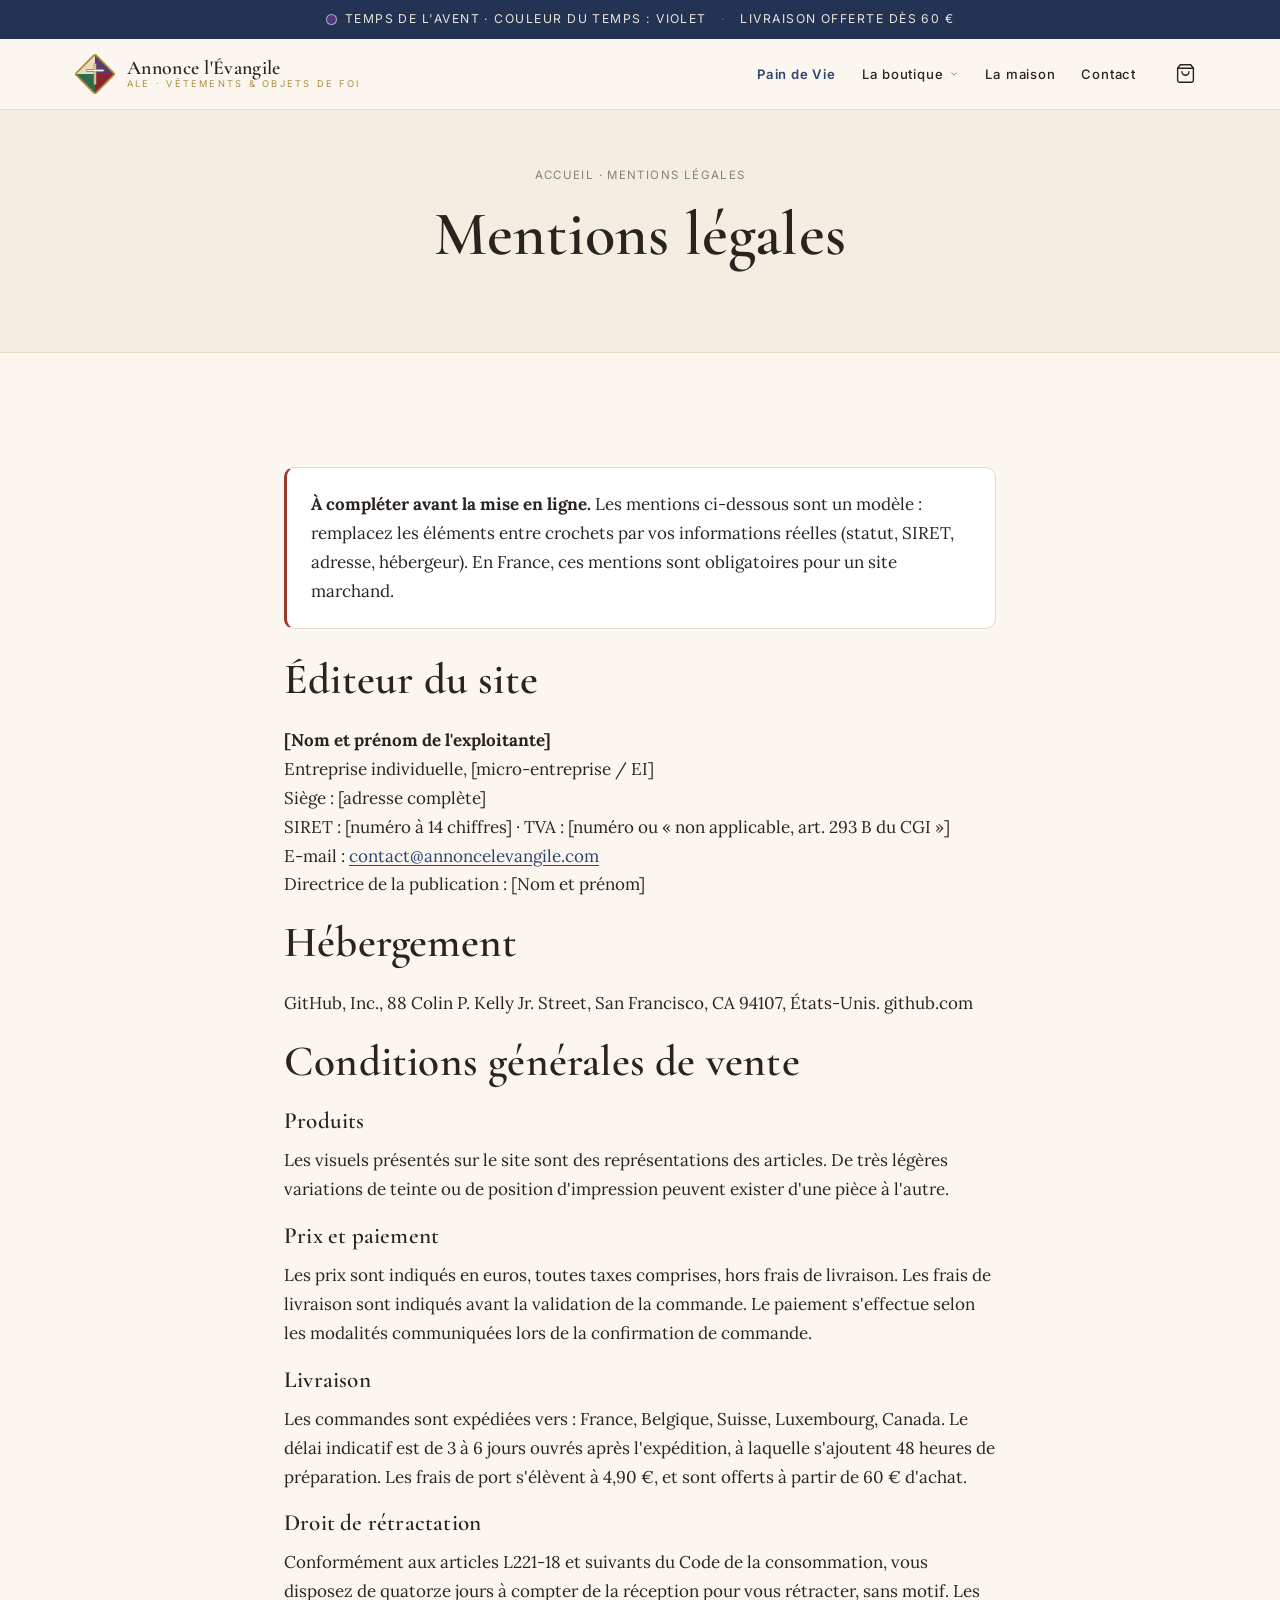
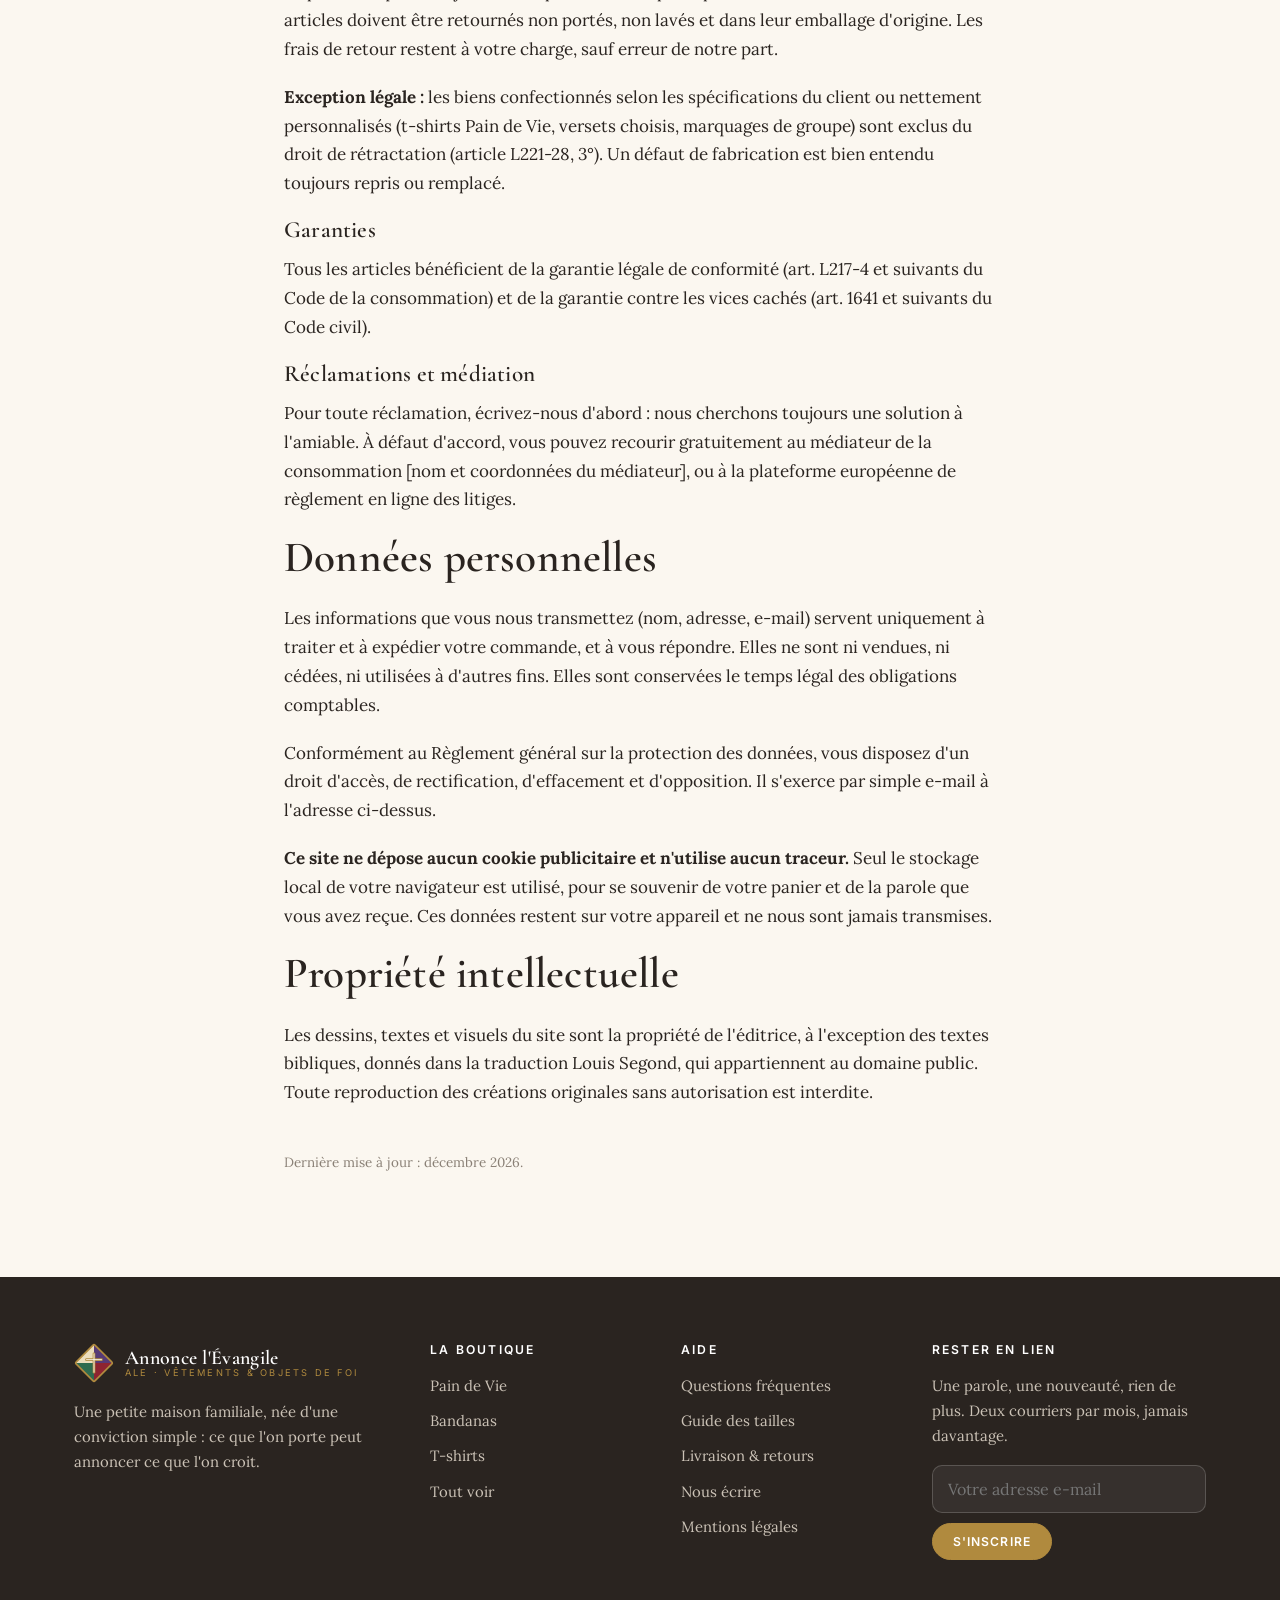
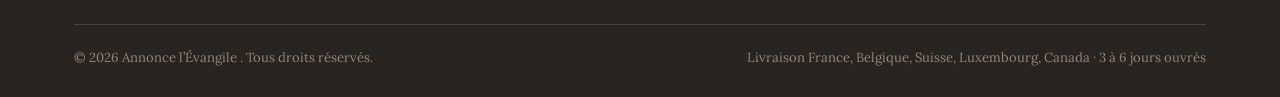
<file: mentions.html>
<!DOCTYPE html>
<html lang="fr">
<head>
<meta charset="utf-8">
<meta name="viewport" content="width=device-width, initial-scale=1">
<title>Mentions légales &amp; conditions de vente | Annonce l’Évangile</title>
<meta name="description" content="Mentions légales, conditions générales de vente et politique de confidentialité d’Annonce l’Évangile.">
<meta name="robots" content="noindex">
<link rel="icon" href="data:image/svg+xml,%3Csvg xmlns='http://www.w3.org/2000/svg' viewBox='0 0 48 48'%3E%3Cg transform='rotate(45 24 24)'%3E%3Cpath d='M8,8 L40,8 L24,24 Z' fill='%23563A76'/%3E%3Cpath d='M40,8 L40,40 L24,24 Z' fill='%238E2431'/%3E%3Cpath d='M8,40 L40,40 L24,24 Z' fill='%232E6B4F'/%3E%3Cpath d='M8,8 L8,40 L24,24 Z' fill='%23EBDDBC'/%3E%3C/g%3E%3Cg stroke='%23B08A3E' stroke-width='4.5' stroke-linecap='round'%3E%3Cline x1='24' y1='12' x2='24' y2='36'/%3E%3Cline x1='14' y1='20' x2='34' y2='20'/%3E%3C/g%3E%3C/svg%3E">
<link rel="preconnect" href="https://fonts.googleapis.com">
<link rel="preconnect" href="https://fonts.gstatic.com" crossorigin>
<link href="https://fonts.googleapis.com/css2?family=Cormorant+Garamond:ital,wght@0,400;0,600;1,400;1,600&family=Inter:wght@400;500;600&family=Lora:ital,wght@0,400;0,600;1,400&display=swap" rel="stylesheet">
<link rel="stylesheet" href="assets/style.css?v=20260823093234">
</head>
<body>

<div id="entete-site"></div>

<section class="entete-page">
  <div class="wrap-etroit">
    <p class="fil"><a href="index.html">Accueil</a> · Mentions légales</p>
    <h1>Mentions légales</h1>
  </div>
</section>

<section class="section">
  <div class="wrap-etroit">

    <div class="encadre" style="border-left-color:#9B3B2E">
      <p><b>À compléter avant la mise en ligne.</b> Les mentions ci-dessous sont un modèle : remplacez les
        éléments entre crochets par vos informations réelles (statut, SIRET, adresse, hébergeur). En France,
        ces mentions sont obligatoires pour un site marchand.</p>
    </div>

    <h2>Éditeur du site</h2>
    <p>
      <b>[Nom et prénom de l'exploitante]</b><br>
      Entreprise individuelle, [micro-entreprise / EI]<br>
      Siège : [adresse complète]<br>
      SIRET : [numéro à 14 chiffres] · TVA : [numéro ou « non applicable, art. 293 B du CGI »]<br>
      E-mail : <span id="mail"></span><br>
      Directrice de la publication : [Nom et prénom]
    </p>

    <h2>Hébergement</h2>
    <p>GitHub, Inc., 88 Colin P. Kelly Jr. Street, San Francisco, CA 94107, États-Unis. github.com</p>

    <h2>Conditions générales de vente</h2>

    <h3>Produits</h3>
    <p>Les visuels présentés sur le site sont des représentations des articles. De très légères variations de teinte
      ou de position d'impression peuvent exister d'une pièce à l'autre.</p>

    <h3>Prix et paiement</h3>
    <p>Les prix sont indiqués en euros, toutes taxes comprises, hors frais de livraison. Les frais de livraison sont
      indiqués avant la validation de la commande. Le paiement s'effectue selon les modalités communiquées lors de
      la confirmation de commande.</p>

    <h3>Livraison</h3>
    <p id="livr"></p>

    <h3>Droit de rétractation</h3>
    <p>Conformément aux articles L221-18 et suivants du Code de la consommation, vous disposez de quatorze jours à
      compter de la réception pour vous rétracter, sans motif. Les articles doivent être retournés non portés, non
      lavés et dans leur emballage d'origine. Les frais de retour restent à votre charge, sauf erreur de notre part.</p>
    <p><b>Exception légale :</b> les biens confectionnés selon les spécifications du client ou nettement personnalisés
      (t-shirts Pain de Vie, versets choisis, marquages de groupe) sont exclus du droit de rétractation
      (article L221-28, 3°). Un défaut de fabrication est bien entendu toujours repris ou remplacé.</p>

    <h3>Garanties</h3>
    <p>Tous les articles bénéficient de la garantie légale de conformité (art. L217-4 et suivants du Code de la
      consommation) et de la garantie contre les vices cachés (art. 1641 et suivants du Code civil).</p>

    <h3>Réclamations et médiation</h3>
    <p>Pour toute réclamation, écrivez-nous d'abord : nous cherchons toujours une solution à l'amiable. À défaut
      d'accord, vous pouvez recourir gratuitement au médiateur de la consommation [nom et coordonnées du médiateur],
      ou à la plateforme européenne de règlement en ligne des litiges.</p>

    <h2>Données personnelles</h2>
    <p>Les informations que vous nous transmettez (nom, adresse, e-mail) servent uniquement à traiter et à expédier
      votre commande, et à vous répondre. Elles ne sont ni vendues, ni cédées, ni utilisées à d'autres fins.
      Elles sont conservées le temps légal des obligations comptables.</p>
    <p>Conformément au Règlement général sur la protection des données, vous disposez d'un droit d'accès, de
      rectification, d'effacement et d'opposition. Il s'exerce par simple e-mail à l'adresse ci-dessus.</p>
    <p><b>Ce site ne dépose aucun cookie publicitaire et n'utilise aucun traceur.</b> Seul le stockage local de votre
      navigateur est utilisé, pour se souvenir de votre panier et de la parole que vous avez reçue. Ces données
      restent sur votre appareil et ne nous sont jamais transmises.</p>

    <h2>Propriété intellectuelle</h2>
    <p>Les dessins, textes et visuels du site sont la propriété de l'éditrice, à l'exception des textes bibliques,
      donnés dans la traduction Louis Segond, qui appartiennent au domaine public. Toute reproduction des créations
      originales sans autorisation est interdite.</p>

    <p class="aide" style="margin-top:44px">Dernière mise à jour : <span id="maj"></span>.</p>
  </div>
</section>

<div id="pied-site"></div>

<script src="assets/config.js?v=20260823093234"></script>
<script src="assets/liturgie.js?v=20260823093234"></script>
<script src="assets/data.js?v=20260823093234"></script>
<script src="assets/mockup.js?v=20260823093234"></script>
<script src="assets/site.js?v=20260823093234"></script>
<script>
(function(){
  Site.$("#mail").innerHTML = `<a href="mailto:${CFG.email}">${CFG.email}</a>`;
  const l = CFG.livraison;
  Site.$("#livr").textContent =
    "Les commandes sont expédiées vers : " + l.zones + ". Le délai indicatif est de " + l.delai +
    " après l'expédition, à laquelle s'ajoutent 48 heures de préparation. Les frais de port s'élèvent à " +
    Site.prix(l.prix) + (l.gratuiteDes ? ", et sont offerts à partir de " + Site.prix(l.gratuiteDes) + " d'achat." : ".");
  Site.$("#maj").textContent = new Date().toLocaleDateString("fr-FR",{month:"long",year:"numeric"});
})();
</script>
</body>
</html>
</file>
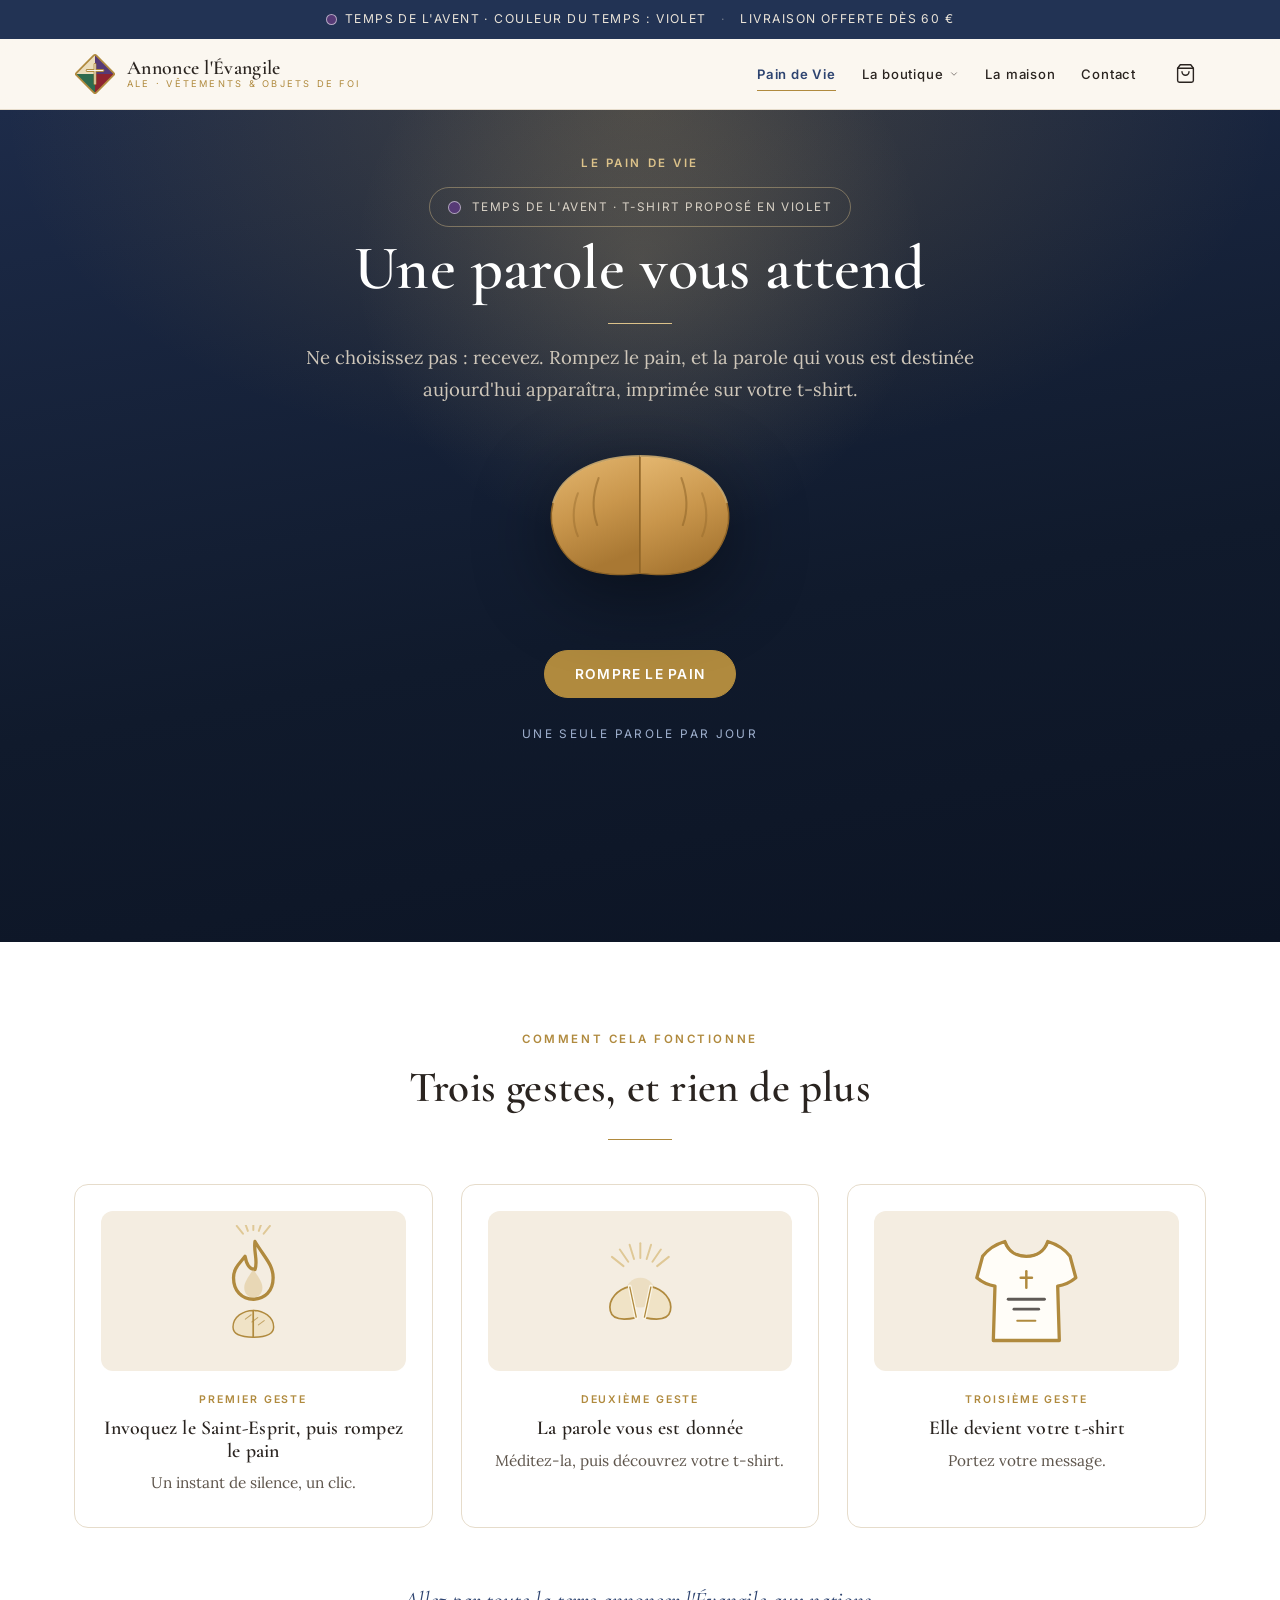
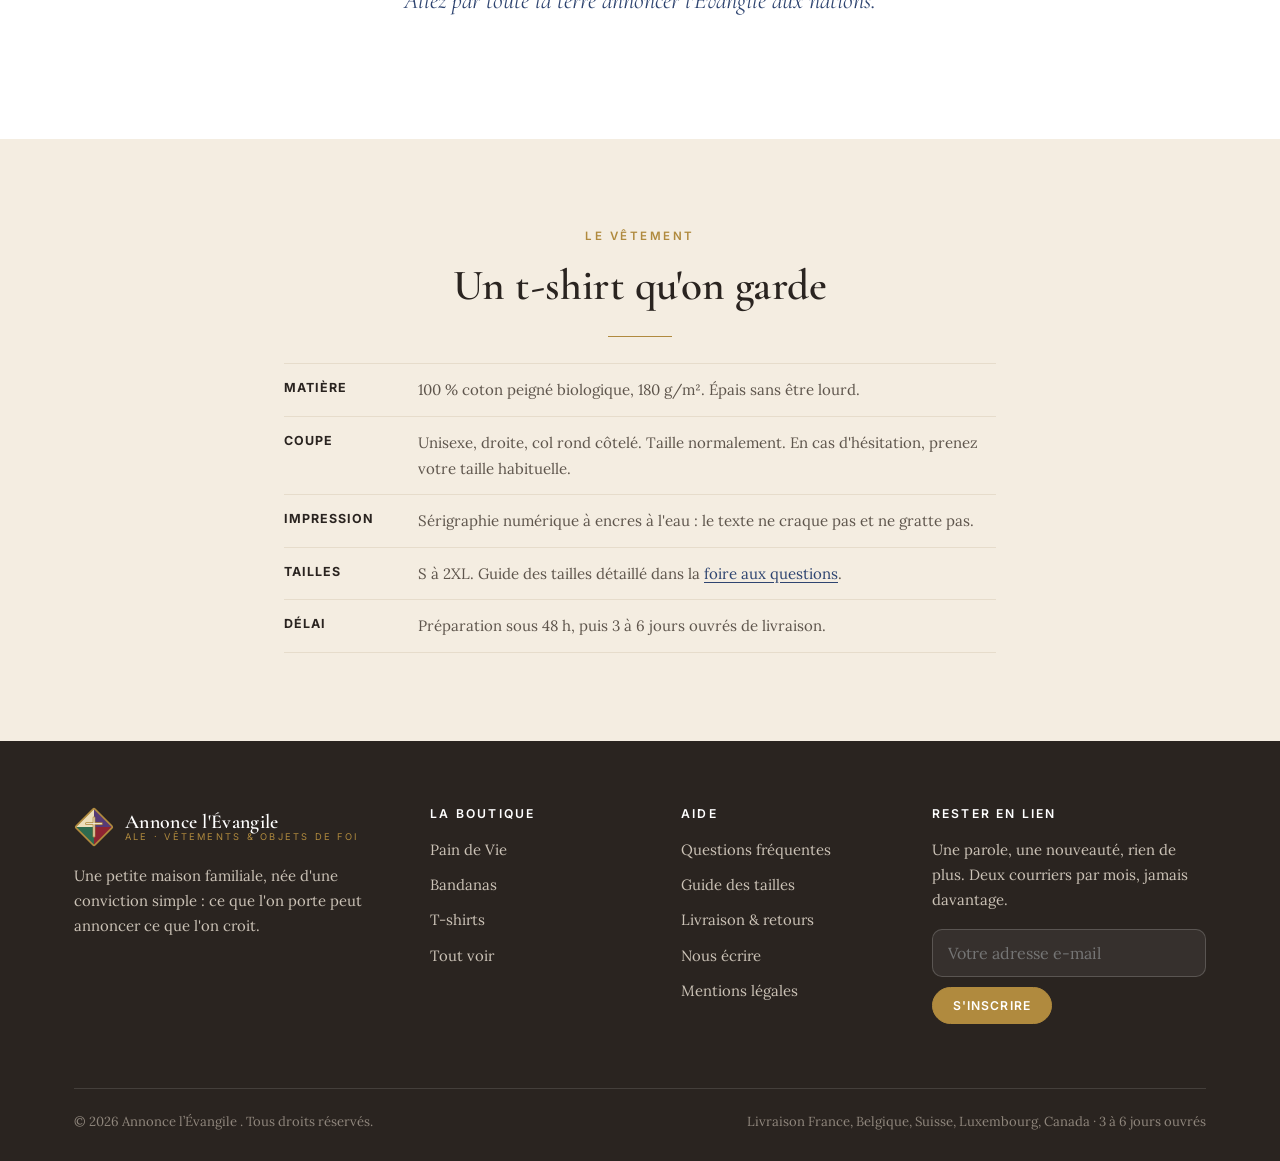
<file: pain-de-vie.html>
<!DOCTYPE html>
<html lang="fr">
<head>
<meta charset="utf-8">
<meta name="viewport" content="width=device-width, initial-scale=1">
<title>Le Pain de Vie, recevez votre parole | Annonce l’Évangile</title>
<meta name="description" content="Rompez le pain et recevez une parole tirée pour vous : un verset ou une parole de saint, imprimée sur votre t-shirt. Chaque pièce est unique.">
<meta property="og:type" content="website">
<meta property="og:locale" content="fr_FR">
<meta property="og:site_name" content="Annonce l’Évangile">
<meta property="og:title" content="Le Pain de Vie, recevez votre parole">
<meta property="og:description" content="Une parole de l'Écriture est tirée pour vous, et devient l'impression de votre t-shirt. On ne la choisit pas : on la reçoit.">
<link rel="icon" href="data:image/svg+xml,%3Csvg xmlns='http://www.w3.org/2000/svg' viewBox='0 0 48 48'%3E%3Cg transform='rotate(45 24 24)'%3E%3Cpath d='M8,8 L40,8 L24,24 Z' fill='%23563A76'/%3E%3Cpath d='M40,8 L40,40 L24,24 Z' fill='%238E2431'/%3E%3Cpath d='M8,40 L40,40 L24,24 Z' fill='%232E6B4F'/%3E%3Cpath d='M8,8 L8,40 L24,24 Z' fill='%23EBDDBC'/%3E%3C/g%3E%3Cg stroke='%23B08A3E' stroke-width='4.5' stroke-linecap='round'%3E%3Cline x1='24' y1='12' x2='24' y2='36'/%3E%3Cline x1='14' y1='20' x2='34' y2='20'/%3E%3C/g%3E%3C/svg%3E">
<link rel="preconnect" href="https://fonts.googleapis.com">
<link rel="preconnect" href="https://fonts.gstatic.com" crossorigin>
<link href="https://fonts.googleapis.com/css2?family=Cormorant+Garamond:ital,wght@0,400;0,600;1,400;1,600&family=Inter:wght@400;500;600&family=Lora:ital,wght@0,400;0,600;1,400&display=swap" rel="stylesheet">
<link rel="stylesheet" href="assets/style.css?v=20260823093234">
</head>
<body>

<div id="entete-site"></div>

<section class="pdv-page">
  <div class="wrap-etroit centre">
    <p class="surtitre">Le Pain de Vie</p>
    <p class="temps-encart" id="temps-encart"></p>
    <h1 id="titre">Une parole vous attend</h1>
    <hr class="filet">
    <p class="chapeau" id="intro">Ne choisissez pas : recevez. Rompez le pain, et la parole qui vous est destinée
      aujourd'hui apparaîtra, imprimée sur votre t-shirt.</p>

    <!-- ===== l'autel : le pain à rompre ===== -->
    <div class="autel" id="autel">
      <div id="pain"></div>
      <button class="btn btn-or" id="btn-rompre" style="margin-top:34px">Rompre le pain</button>
      <p class="autel-aide" id="aide">Une seule parole par jour</p>
    </div>

    <!-- ===== la révélation ===== -->
    <div class="revelation" id="revelation">
      <div class="parole-carte">
        <div class="parole-haut">
          <div class="parole-visuel">
            <div id="visuel"></div>
            <div class="puces" id="vues" style="justify-content:center;margin-top:12px"></div>
          </div>
          <div class="parole-texte" style="text-align:left">
            <div class="parole-num" id="num"></div>
            <p class="parole-citation" id="citation"></p>
            <div class="parole-ref" id="ref"></div>
            <p class="parole-mot" id="mot"></p>
          </div>
        </div>
        <div class="parole-bas" style="text-align:left">
          <div class="options">
            <div>
              <span class="option-titre">Couleur du t-shirt : <span id="lib-couleur"></span></span>
              <div class="pastilles" id="couleurs"></div>
              <p class="aide" style="margin:10px 0 0" id="note-couleur"></p>
            </div>
            <div>
              <span class="option-titre">Taille</span>
              <div class="puces" id="tailles"></div>
            </div>
          </div>
          <div style="display:flex;align-items:center;justify-content:space-between;gap:16px;flex-wrap:wrap">
            <div>
              <div class="prix" id="prix-tshirt">29 €</div>
              <div class="aide" style="margin:0">Pièce unique · Livrée en 3 à 6 jours</div>
            </div>
            <button class="btn" id="btn-panier">Ajouter au panier</button>
          </div>
        </div>
      </div>

      <div class="parole-actions">
        <button class="btn btn-petit" id="btn-encore">Recevoir une autre parole</button>
        <button class="btn btn-petit" id="btn-partage">Partager cette parole</button>
        <a class="btn btn-petit" href="boutique.html">Voir la boutique</a>
      </div>
      <p class="autel-aide" style="text-align:center">Votre parole reste enregistrée sur cet appareil jusqu'à demain.</p>
    </div>
  </div>
</section>

<!-- ===== explications ===== -->
<section class="section section-blanc">
  <div class="wrap">
    <div class="centre">
      <p class="surtitre">Comment cela fonctionne</p>
      <h2>Trois gestes, et rien de plus</h2>
      <hr class="filet">
    </div>
    <div class="grille g3" style="margin-top:44px">
      <div class="etape">
        <div class="etape-illu" id="illu-1"></div>
        <div class="carte-cat">Premier geste</div>
        <h3>Invoquez le Saint-Esprit, puis rompez le pain</h3>
        <p>Un instant de silence, un clic.</p>
      </div>
      <div class="etape">
        <div class="etape-illu" id="illu-2"></div>
        <div class="carte-cat">Deuxième geste</div>
        <h3>La parole vous est donnée</h3>
        <p>Méditez-la, puis découvrez votre t-shirt.</p>
      </div>
      <div class="etape">
        <div class="etape-illu" id="illu-3"></div>
        <div class="carte-cat">Troisième geste</div>
        <h3>Elle devient votre t-shirt</h3>
        <p>Portez votre message.</p>
      </div>
    </div>

    <div class="verset-bloc" style="margin-top:56px">Allez par toute la terre annoncer l'Évangile aux nations.</div>
  </div>
</section>

<section class="section section-creme">
  <div class="wrap-etroit">
    <div class="centre">
      <p class="surtitre">Le vêtement</p>
      <h2>Un t-shirt qu'on garde</h2>
      <hr class="filet">
    </div>
    <ul class="detail-liste">
      <li><b>Matière</b><span>100 % coton peigné biologique, 180 g/m². Épais sans être lourd.</span></li>
      <li><b>Coupe</b><span>Unisexe, droite, col rond côtelé. Taille normalement. En cas d'hésitation, prenez votre taille habituelle.</span></li>
      <li><b>Impression</b><span>Sérigraphie numérique à encres à l'eau : le texte ne craque pas et ne gratte pas.</span></li>
      <li><b>Tailles</b><span>S à 2XL. Guide des tailles détaillé dans la <a href="faq.html#tailles">foire aux questions</a>.</span></li>
      <li><b>Délai</b><span>Préparation sous 48 h, puis 3 à 6 jours ouvrés de livraison.</span></li>
    </ul>
  </div>
</section>

<div id="pied-site"></div>

<script src="assets/config.js?v=20260823093234"></script>
<script src="assets/liturgie.js?v=20260823093234"></script>
<script src="assets/data.js?v=20260823093234"></script>
<script src="assets/mockup.js?v=20260823093234"></script>
<script src="assets/site.js?v=20260823093234"></script>
<script>
(function(){
  const CLE = "bdm_pdv", CLE_HIST = "bdm_pdv_hist";
  const PRODUIT = Site.produitParId("pain-de-vie");
  const COULEURS = { blanc:"#F1F0F2", violet:"#45276B", vert:"#0C853D",
                     rouge:"#B01C22", bleu:"#2CBAC6" };

  /* le t-shirt est proposé dans la couleur du temps liturgique.
     Le rose des dimanches de Gaudete et de Lætare n'existe pas en tissu :
     ces jours-là, c'est le blanc. */
  const TEMPS = LITURGIE.temps();
  const COULEUR_DU_TEMPS = COULEURS[TEMPS.cle] ? TEMPS.cle : "blanc";

  let etat = { i:null, couleur:COULEUR_DU_TEMPS, taille:"M", vue:"plat" };

  const $ = Site.$;
  const autel = $("#autel");
  const revel = $("#revelation");

  $("#pain").innerHTML = MOCK.pain();
  [1,2,3].forEach(n => { $("#illu-" + n).innerHTML = MOCK.etape(n); });

  /* ---------- mémoire ---------- */
  const auj = () => new Date().toISOString().slice(0,10);
  function lire(){ try { return JSON.parse(localStorage.getItem(CLE)); } catch(e){ return null; } }
  function ecrire(o){ try { localStorage.setItem(CLE, JSON.stringify(o)); } catch(e){} }
  function hist(){ try { return JSON.parse(localStorage.getItem(CLE_HIST)) || []; } catch(e){ return []; } }
  function noteHist(i){
    const h = hist(); h.push(i);
    try { localStorage.setItem(CLE_HIST, JSON.stringify(h.slice(-14))); } catch(e){}
  }

  /* ---------- tirage ---------- */
  function tirer(){
    const h = hist();
    let libres = PAROLES.map((_,i)=>i).filter(i => h.indexOf(i) === -1);
    if(!libres.length) libres = PAROLES.map((_,i)=>i);
    const i = libres[Math.floor(Math.random()*libres.length)];
    noteHist(i);
    return i;
  }

  function numero(i){
    const d = new Date();
    const jour = Math.floor((d - new Date(d.getFullYear(),0,0)) / 86400000);
    return String((jour*7 + i*13) % 9000 + 1000);
  }

  const dateFr = () => new Date().toLocaleDateString("fr-FR",{day:"numeric",month:"long",year:"numeric"});

  /* ---------- affichage ---------- */
  function afficher(i, opts){
    opts = opts || {};
    etat.i = i;
    const p = PAROLES[i];
    if(!opts.gardeCouleur) etat.couleur = COULEUR_DU_TEMPS;

    $("#citation").textContent = "« " + p.t + " »";
    $("#ref").textContent = p.r;
    $("#mot").textContent = p.m || "";
    $("#num").textContent = (opts.partagee ? "Parole partagée" : "Votre parole du " + dateFr())
                          + " · n° " + numero(i);

    dessinerVisuel();
    rendreCouleurs();
    rendreTailles();

    revel.classList.add("on");
    $("#titre").textContent = opts.partagee ? "Une parole vous a été transmise" : "Votre parole du jour";
    $("#intro").textContent = opts.partagee
      ? "Quelqu'un a voulu que vous lisiez celle-ci. Vous pouvez aussi recevoir la vôtre."
      : "Lisez-la doucement. Elle vous est donnée pour aujourd'hui.";
    $("#aide").style.display = "none";
    $("#btn-rompre").style.display = "none";
    autel.classList.add("rompu");
    autel.style.minHeight = "0";
    $("#btn-encore").textContent = opts.partagee ? "Recevoir ma propre parole" : "Recevoir une autre parole";
  }

  function dessinerVisuel(){
    const p = PAROLES[etat.i];
    $("#visuel").innerHTML = MOCK.tshirt({
      couleur:etat.couleur,
      vue: etat.vue === "porte" ? "porte" : null,
      design:"verset", verset:{ t:p.t, r:p.r }
    });
    rendreVues();
  }

  function rendreVues(){
    /* la photo portée n'existe qu'en blanc */
    const dispo = etat.couleur === "blanc" ? [["plat","À plat"],["porte","Porté"]] : [["plat","À plat"]];
    $("#vues").innerHTML = dispo.map(([v,t])=>
      `<button class="puce${v===etat.vue?" on":""}" data-v="${v}">${t}</button>`).join("");
    Site.$$("#vues .puce").forEach(b=>b.addEventListener("click",()=>{
      etat.vue = b.dataset.v; dessinerVisuel();
    }));
  }

  function rendreCouleurs(){
    $("#couleurs").innerHTML = Object.keys(COULEURS).map(c=>{
      const lib = Site.libCouleur(c) + (LIBELLES.saisons[c] ? ", " + LIBELLES.saisons[c] : "");
      return `<button class="past${c===etat.couleur?" on":""}" data-c="${c}"
        style="background:${COULEURS[c]}" title="${lib}" aria-label="${lib}"></button>`;
    }).join("");
    $("#lib-couleur").textContent = Site.libCouleur(etat.couleur);
    $("#note-couleur").textContent = etat.couleur === COULEUR_DU_TEMPS
      ? (LIBELLES.saisons[etat.couleur] || "") + ", la couleur du temps en ce moment."
      : (LIBELLES.saisons[etat.couleur] || "");
    Site.$$("#couleurs .past").forEach(b=>b.addEventListener("click",()=>{
      etat.couleur = b.dataset.c;
      if(etat.couleur !== "blanc") etat.vue = "plat";
      rendreCouleurs(); dessinerVisuel();
    }));
  }

  function rendreTailles(){
    $("#tailles").innerHTML = PRODUIT.tailles.map(t=>
      `<button class="puce${t===etat.taille?" on":""}" data-t="${t}">${t}</button>`).join("");
    Site.$$("#tailles .puce").forEach(b=>b.addEventListener("click",()=>{
      etat.taille = b.dataset.t; rendreTailles();
    }));
  }

  /* ---------- actions ---------- */
  function rompre(){
    autel.classList.add("rompu");
    $("#btn-rompre").disabled = true;
    setTimeout(()=>{
      const i = tirer();
      ecrire({ date:auj(), i:i });
      afficher(i);
      setTimeout(()=>revel.scrollIntoView({behavior:"smooth", block:"center"}), 120);
    }, 1000);
  }

  $("#btn-rompre").addEventListener("click", rompre);

  $("#btn-encore").addEventListener("click", ()=>{
    revel.classList.remove("on");
    autel.classList.remove("rompu");
    $("#btn-rompre").disabled = false;
    setTimeout(()=>{
      const i = tirer();
      ecrire({ date:auj(), i:i });
      autel.classList.add("rompu");
      setTimeout(()=>afficher(i), 850);
    }, 420);
    history.replaceState({}, "", location.pathname);
  });

  $("#btn-partage").addEventListener("click", ()=>{
    const url = location.origin + location.pathname + "?p=" + etat.i;
    const p = PAROLES[etat.i];
    const txt = "« " + p.t + " » (" + p.r + ")";
    if(navigator.share){
      navigator.share({ title:"Le Pain de Vie", text:txt, url:url }).catch(()=>{});
    } else if(navigator.clipboard){
      navigator.clipboard.writeText(txt + "\n" + url)
        .then(()=>Site.toast("Lien copié, il ne reste qu'à le coller."))
        .catch(()=>Site.toast(url));
    } else { Site.toast(url); }
  });

  $("#btn-panier").addEventListener("click", ()=>{
    const p = PAROLES[etat.i];
    Site.Panier.ajouter({
      id:"pain-de-vie",
      nom:"T-shirt Pain de Vie",
      prix:PRODUIT.prix,
      couleur:etat.couleur,
      taille:etat.taille,
      verset:{ t:p.t, r:p.r },
      cat:"pdv"
    });
  });

  $("#prix-tshirt").textContent = Site.prix(PRODUIT.prix);

  /* rappel du temps liturgique en haut de page */
  $("#temps-encart").innerHTML =
    `<i class="temps-pastille" style="background:${TEMPS.hex}"></i>
     ${TEMPS.temps} · t-shirt proposé en ${Site.libCouleur(COULEUR_DU_TEMPS).toLowerCase()}`;

  /* ---------- au chargement ---------- */
  const q = new URLSearchParams(location.search);
  const partage = q.get("p");
  const memo = lire();

  if(partage !== null && PAROLES[+partage]){
    afficher(+partage, { partagee:true });
  } else if(memo && memo.date === auj() && PAROLES[memo.i]){
    afficher(memo.i);
  }
})();
</script>
</body>
</html>
</file>
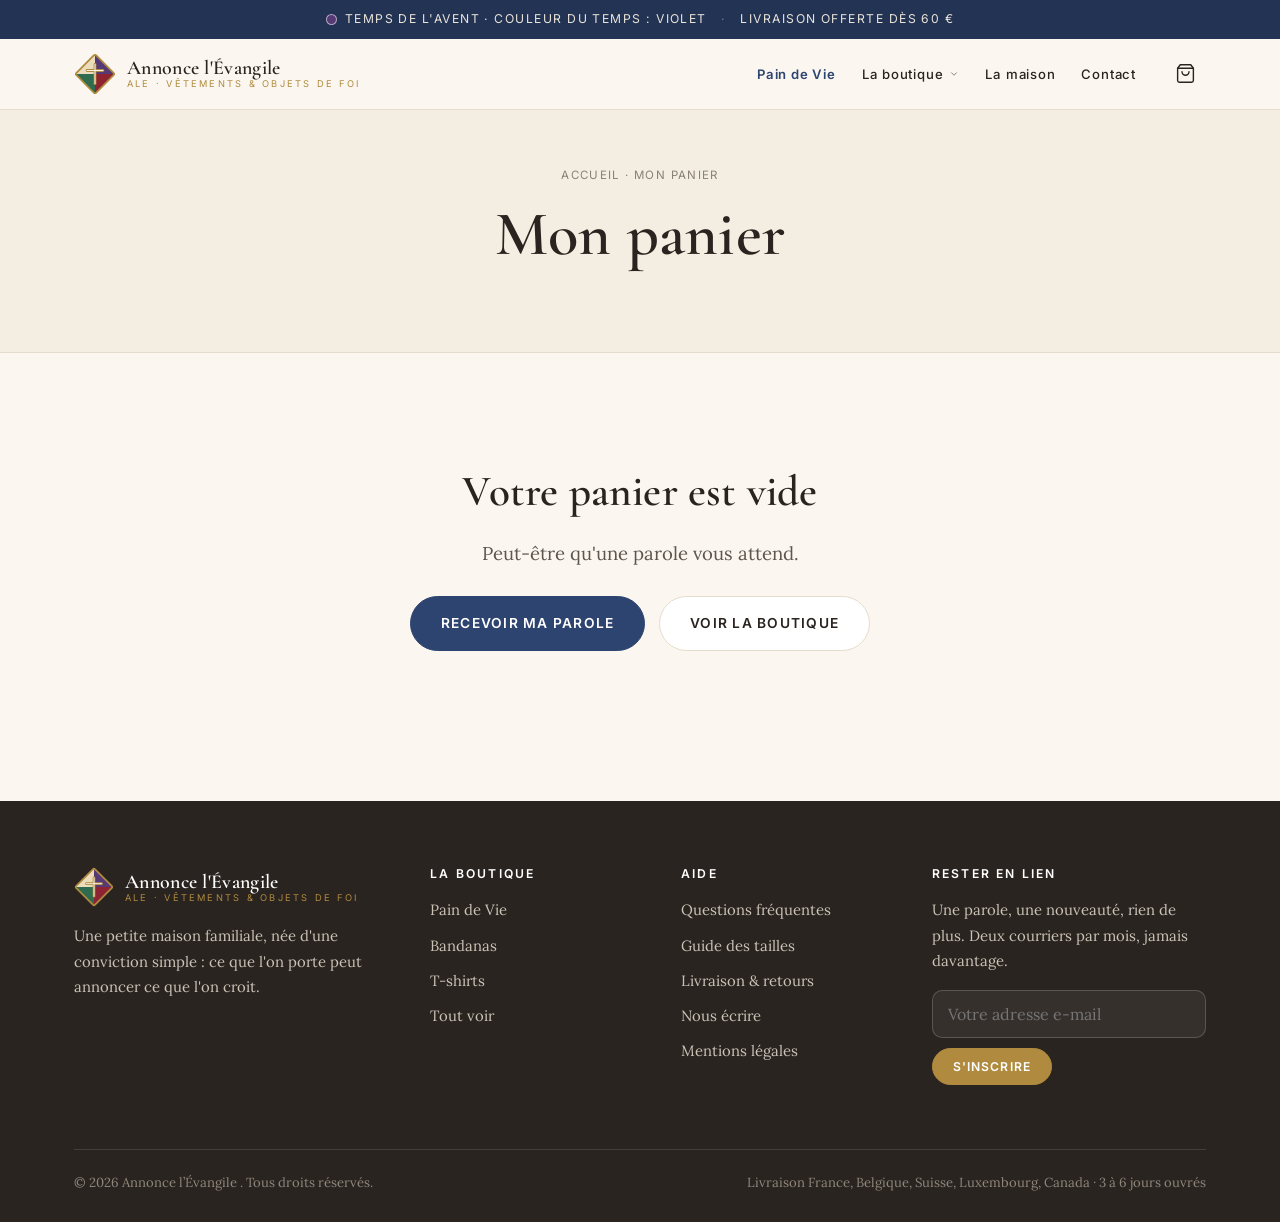
<file: panier.html>
<!DOCTYPE html>
<html lang="fr">
<head>
<meta charset="utf-8">
<meta name="viewport" content="width=device-width, initial-scale=1">
<title>Mon panier | Annonce l’Évangile</title>
<meta name="description" content="Votre panier | Annonce l’Évangile.">
<meta name="robots" content="noindex">
<link rel="icon" href="data:image/svg+xml,%3Csvg xmlns='http://www.w3.org/2000/svg' viewBox='0 0 48 48'%3E%3Cg transform='rotate(45 24 24)'%3E%3Cpath d='M8,8 L40,8 L24,24 Z' fill='%23563A76'/%3E%3Cpath d='M40,8 L40,40 L24,24 Z' fill='%238E2431'/%3E%3Cpath d='M8,40 L40,40 L24,24 Z' fill='%232E6B4F'/%3E%3Cpath d='M8,8 L8,40 L24,24 Z' fill='%23EBDDBC'/%3E%3C/g%3E%3Cg stroke='%23B08A3E' stroke-width='4.5' stroke-linecap='round'%3E%3Cline x1='24' y1='12' x2='24' y2='36'/%3E%3Cline x1='14' y1='20' x2='34' y2='20'/%3E%3C/g%3E%3C/svg%3E">
<link rel="preconnect" href="https://fonts.googleapis.com">
<link rel="preconnect" href="https://fonts.gstatic.com" crossorigin>
<link href="https://fonts.googleapis.com/css2?family=Cormorant+Garamond:ital,wght@0,400;0,600;1,400;1,600&family=Inter:wght@400;500;600&family=Lora:ital,wght@0,400;0,600;1,400&display=swap" rel="stylesheet">
<link rel="stylesheet" href="assets/style.css?v=20260823093234">
</head>
<body>

<div id="entete-site"></div>

<section class="entete-page">
  <div class="wrap-etroit">
    <p class="fil"><a href="index.html">Accueil</a> · Mon panier</p>
    <h1>Mon panier</h1>
  </div>
</section>

<div class="wrap">
  <div class="panier-grille" id="panier-grille"></div>
</div>

<div id="pied-site"></div>

<script src="assets/config.js?v=20260823093234"></script>
<script src="assets/liturgie.js?v=20260823093234"></script>
<script src="assets/data.js?v=20260823093234"></script>
<script src="assets/mockup.js?v=20260823093234"></script>
<script src="assets/site.js?v=20260823093234"></script>
<script>
(function(){
  const P = Site.Panier;

  function visuel(item){
    const prod = Site.produitParId(item.id);
    if(item.verset) return MOCK.tshirt({ couleur:item.couleur, design:"verset", verset:item.verset });
    return MOCK.produit(prod, item.couleur);
  }

  function rendre(){
    const items = P.lire();
    const g = Site.$("#panier-grille");

    if(!items.length){
      g.innerHTML = `<div class="vide" style="grid-column:1/-1">
        <h2>Votre panier est vide</h2>
        <p class="chapeau" style="margin:0 auto 26px">Peut-être qu'une parole vous attend.</p>
        <a class="btn" href="pain-de-vie.html">Recevoir ma parole</a>
        <a class="btn btn-clair" href="boutique.html" style="margin-left:10px">Voir la boutique</a>
      </div>`;
      return;
    }

    const lignes = items.map((it,i)=>`
      <div class="ligne">
        <div class="ligne-visuel">${visuel(it)}</div>
        <div>
          <h3>${it.nom}</h3>
          <div class="ligne-meta">${[Site.libCouleur(it.couleur), it.taille].filter(x => x && x !== "Imprimé").join(" · ")}</div>
          ${it.verset ? `<p class="ligne-verset">« ${it.verset.t} » (${it.verset.r})</p>` : ""}
          <div class="qte">
            <button data-m="${i}" aria-label="Retirer un">−</button>
            <span>${it.qte}</span>
            <button data-p="${i}" aria-label="Ajouter un">+</button>
          </div>
        </div>
        <div style="text-align:right">
          <div class="prix">${Site.prix(it.prix * it.qte)}</div>
          <button class="supprimer" data-s="${i}">Retirer</button>
        </div>
      </div>`).join("");

    const port = P.fraisPort();
    const reste = (CFG.livraison.gratuiteDes || 0) - P.sousTotal();

    g.innerHTML = `
      <div>
        ${lignes}
        <p style="margin-top:26px"><a href="boutique.html" class="lien-fleche">← Continuer mes achats</a></p>
      </div>
      <aside class="recap">
        <h3 style="margin-top:0">Récapitulatif</h3>
        <div class="recap-ligne"><span>Sous-total</span><span>${Site.prix(P.sousTotal())}</span></div>
        <div class="recap-ligne"><span>Livraison</span><span>${port ? Site.prix(port) : "Offerte"}</span></div>
        ${reste > 0 ? `<p class="aide">Plus que ${Site.prix(reste)} pour la livraison offerte.</p>` : ""}
        <div class="recap-total"><span>Total</span><span>${Site.prix(P.total())}</span></div>

        <form id="commande" style="margin-top:24px">
          <div class="duo">
            <div class="champ"><label for="nom">Nom et prénom</label><input id="nom" name="nom" required></div>
            <div class="champ"><label for="email">E-mail</label><input id="email" name="email" type="email" required></div>
          </div>
          <div class="champ"><label for="adresse">Adresse</label><input id="adresse" name="adresse" required></div>
          <div class="duo">
            <div class="champ"><label for="cp">Code postal</label><input id="cp" name="cp" required></div>
            <div class="champ"><label for="ville">Ville</label><input id="ville" name="ville" required></div>
          </div>
          <div class="champ"><label for="pays">Pays</label>
            <select id="pays" name="pays">
              <option>France</option><option>Belgique</option><option>Suisse</option>
              <option>Luxembourg</option><option>Canada</option><option>Autre</option>
            </select>
          </div>
          <div class="champ"><label for="mot">Mot sur la carte (facultatif)</label>
            <textarea id="mot" name="mot" style="min-height:80px" placeholder="Nous l'écrivons à la main sur la carte glissée dans le paquet."></textarea>
          </div>
          <button class="btn btn-large" type="submit">Envoyer ma commande</button>
          <p class="aide centre">Nous vous répondons sous 24 h avec le récapitulatif et le moyen de paiement.
             Aucun prélèvement n'a lieu à cette étape.</p>
        </form>
        <div id="zone-paiement"></div>
        <button class="supprimer" id="vider" style="margin-top:14px;width:100%">Vider le panier</button>
      </aside>`;

    Site.$$("[data-p]").forEach(b=>b.onclick=()=>P.modifier(+b.dataset.p, 1));
    Site.$$("[data-m]").forEach(b=>b.onclick=()=>P.modifier(+b.dataset.m, -1));
    Site.$$("[data-s]").forEach(b=>b.onclick=()=>P.retirer(+b.dataset.s));
    Site.$("#vider").onclick = ()=>{ if(confirm("Vider entièrement le panier ?")) P.vider(); };
    Site.$("#commande").onsubmit = envoyer;

    if(CFG.paiementActif && CFG.lienPaiement){
      Site.$("#zone-paiement").innerHTML =
        `<a class="btn btn-large btn-or" href="${CFG.lienPaiement}" style="margin-top:12px">Payer en ligne</a>`;
    }
  }

  function envoyer(e){
    e.preventDefault();
    const f = e.target;
    const d = k => (f[k] && f[k].value || "").trim();
    const items = P.lire();

    const detail = items.map(i =>
      `• ${i.qte} × ${[i.nom, Site.libCouleur(i.couleur), i.taille].filter(x => x && x !== "Imprimé").join(", ")}`
      + (i.verset ? `\n   Parole à imprimer : « ${i.verset.t} » (${i.verset.r})` : "")
      + `\n   ${Site.prix(i.prix * i.qte)}`
    ).join("\n");

    const corps =
`Bonjour Marie,

Je souhaite passer la commande suivante :

${detail}

Sous-total : ${Site.prix(P.sousTotal())}
Livraison : ${P.fraisPort() ? Site.prix(P.fraisPort()) : "offerte"}
TOTAL : ${Site.prix(P.total())}

Livraison à :
${d("nom")}
${d("adresse")}
${d("cp")} ${d("ville")}
${d("pays")}

E-mail : ${d("email")}
${d("mot") ? "\nMot à écrire sur la carte :\n" + d("mot") : ""}

Merci beaucoup,
${d("nom")}`;

    const sujet = "Commande de " + d("nom") + " (" + Site.prix(P.total()) + ")";
    const lien = "mailto:" + (CFG.email || "") +
      "?subject=" + encodeURIComponent(sujet) + "&body=" + encodeURIComponent(corps);

    window.location.href = lien;
    Site.toast("Votre logiciel de messagerie s'ouvre avec la commande.");
    return false;
  }

  document.addEventListener("panier:maj", rendre);
  rendre();
})();
</script>
</body>
</html>
</file>
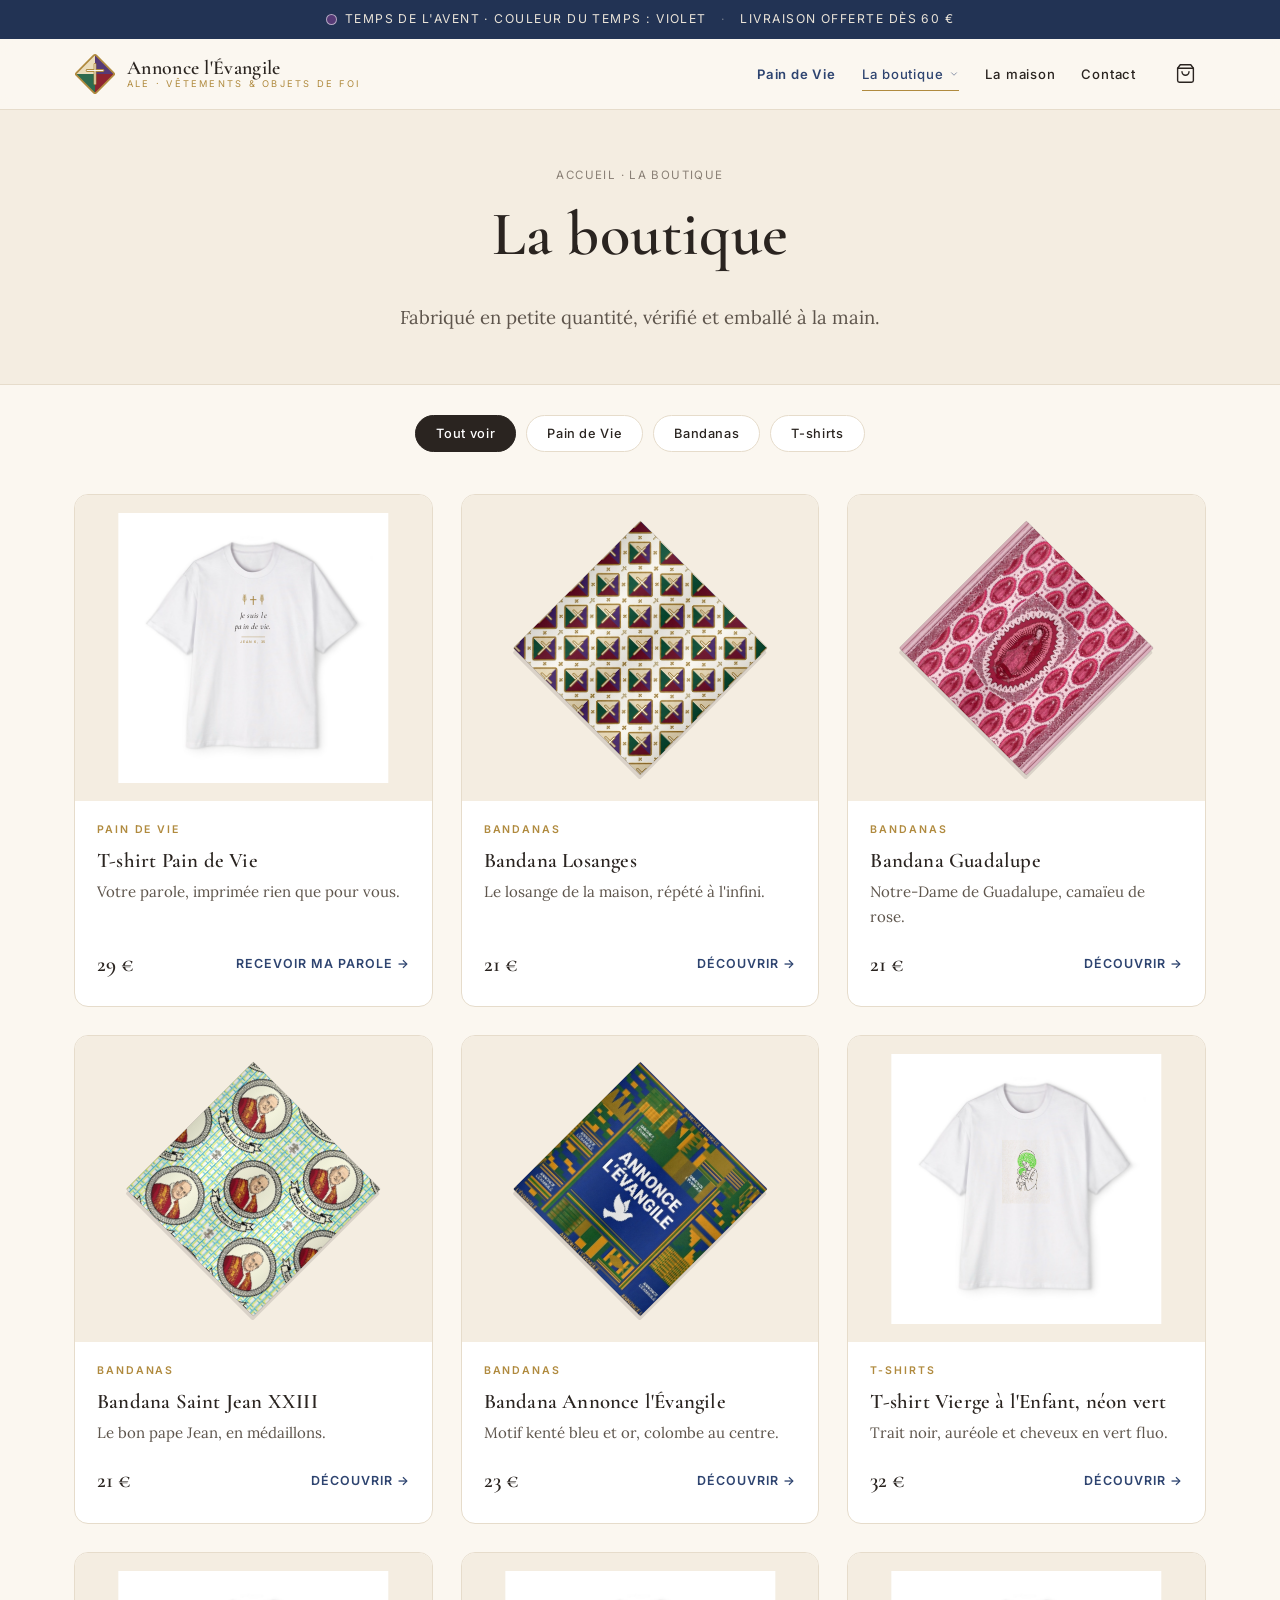
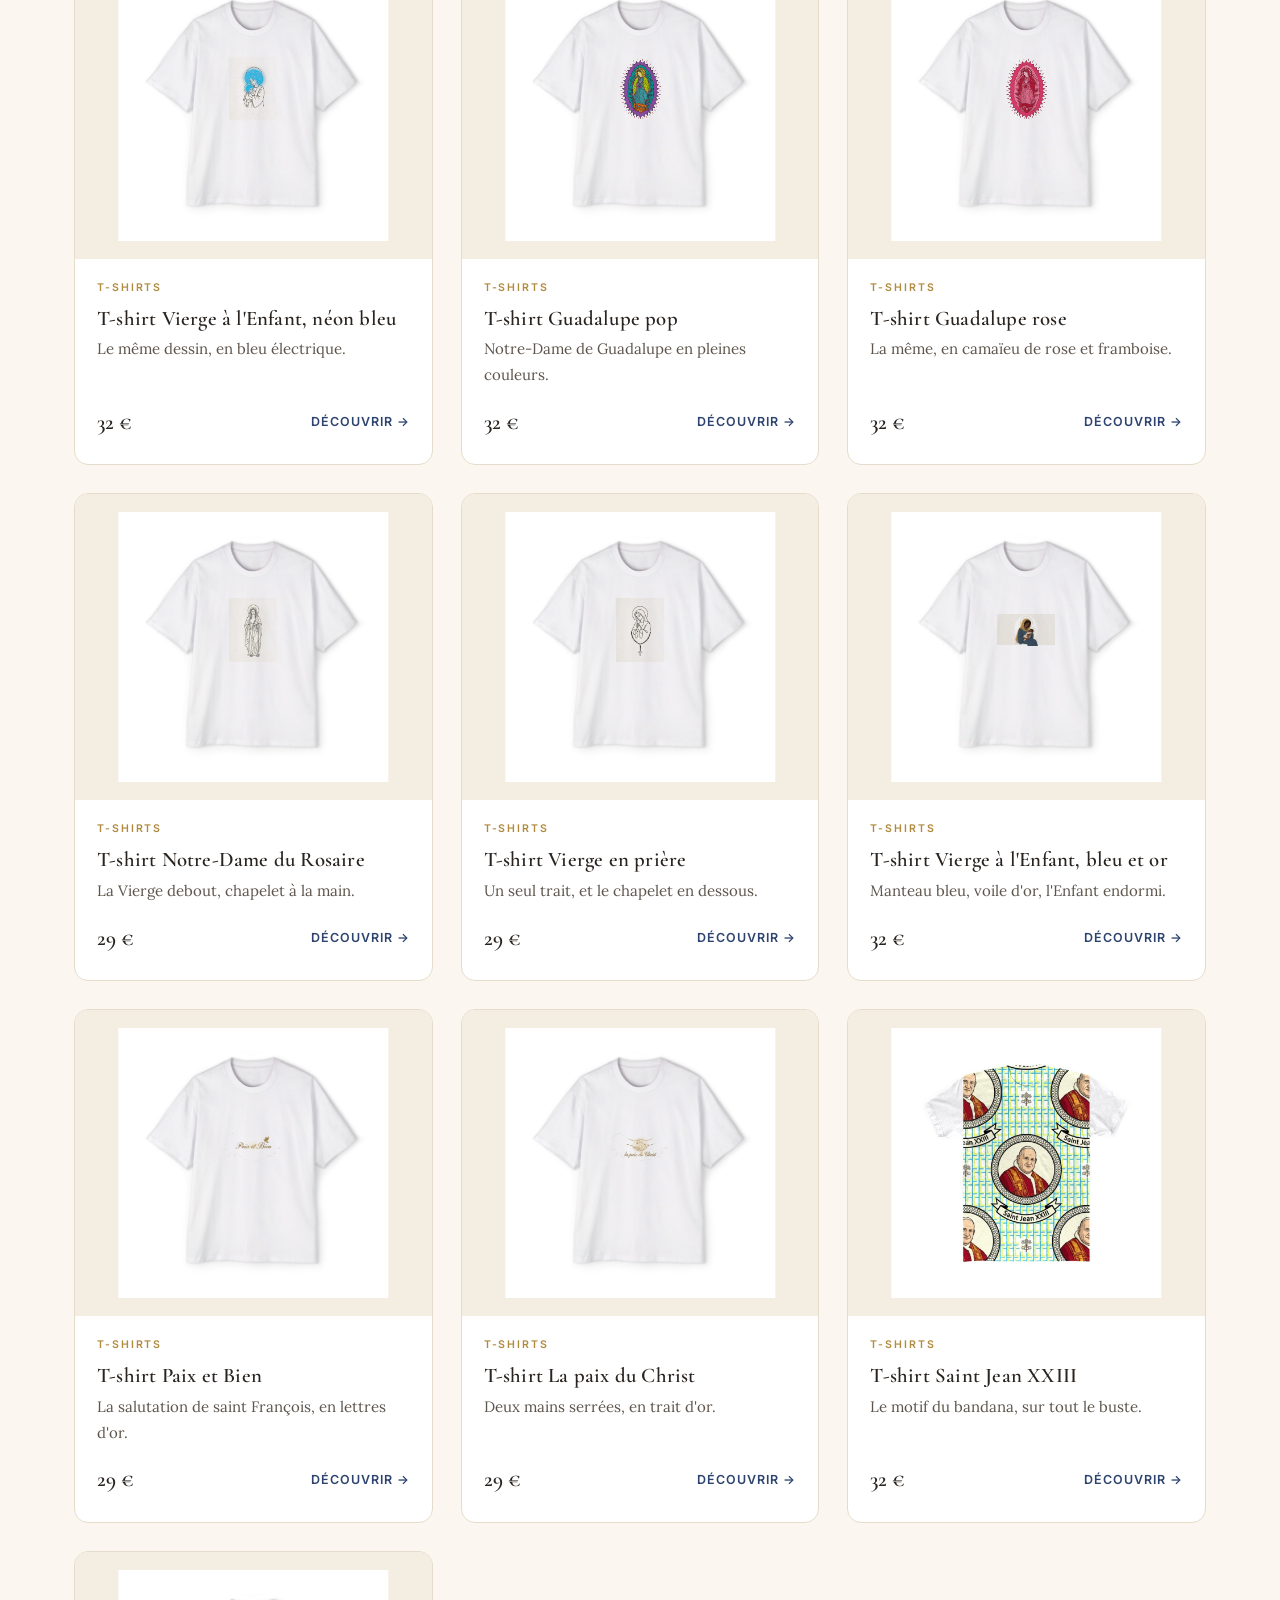
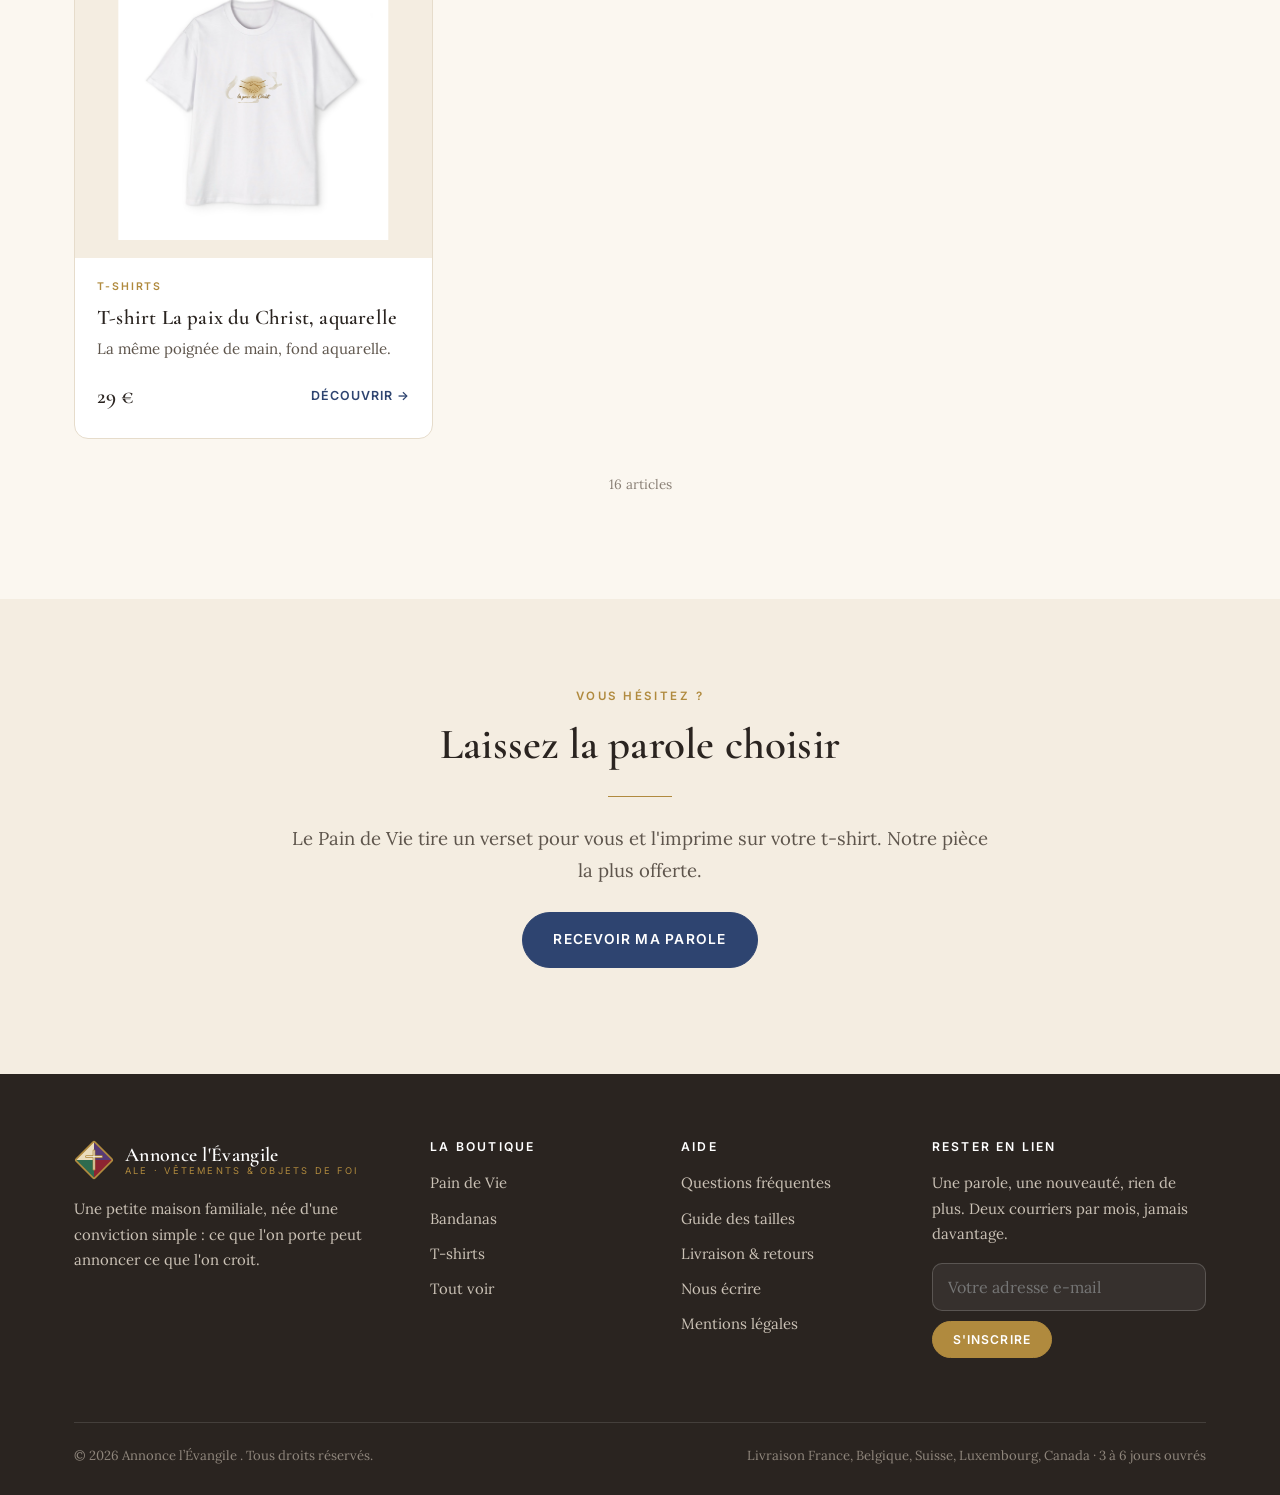
<file: produit.html>
<!DOCTYPE html>
<html lang="fr">
<head>
<meta charset="utf-8">
<meta name="viewport" content="width=device-width, initial-scale=1">
<title>Article | Annonce l’Évangile</title>
<meta name="description" content="T-shirts chrétiens et bandanas mariaux, fabriqués en petite quantité et expédiés d'Europe.">
<link rel="icon" href="data:image/svg+xml,%3Csvg xmlns='http://www.w3.org/2000/svg' viewBox='0 0 48 48'%3E%3Cg transform='rotate(45 24 24)'%3E%3Cpath d='M8,8 L40,8 L24,24 Z' fill='%23563A76'/%3E%3Cpath d='M40,8 L40,40 L24,24 Z' fill='%238E2431'/%3E%3Cpath d='M8,40 L40,40 L24,24 Z' fill='%232E6B4F'/%3E%3Cpath d='M8,8 L8,40 L24,24 Z' fill='%23EBDDBC'/%3E%3C/g%3E%3Cg stroke='%23B08A3E' stroke-width='4.5' stroke-linecap='round'%3E%3Cline x1='24' y1='12' x2='24' y2='36'/%3E%3Cline x1='14' y1='20' x2='34' y2='20'/%3E%3C/g%3E%3C/svg%3E">
<link rel="preconnect" href="https://fonts.googleapis.com">
<link rel="preconnect" href="https://fonts.gstatic.com" crossorigin>
<link href="https://fonts.googleapis.com/css2?family=Cormorant+Garamond:ital,wght@0,400;0,600;1,400;1,600&family=Inter:wght@400;500;600&family=Lora:ital,wght@0,400;0,600;1,400&display=swap" rel="stylesheet">
<link rel="stylesheet" href="assets/style.css?v=20260823093234">
</head>
<body>

<div id="entete-site"></div>

<div class="wrap">
  <div class="fiche" id="fiche"></div>
</div>

<section class="section section-creme" id="bloc-suite">
  <div class="wrap">
    <div class="centre">
      <p class="surtitre">Dans le même esprit</p>
      <h2>Vous aimerez peut-être</h2>
      <hr class="filet">
    </div>
    <div class="grille g3" style="margin-top:44px" id="suite"></div>
  </div>
</section>

<div id="pied-site"></div>

<script src="assets/config.js?v=20260823093234"></script>
<script src="assets/liturgie.js?v=20260823093234"></script>
<script src="assets/data.js?v=20260823093234"></script>
<script src="assets/mockup.js?v=20260823093234"></script>
<script src="assets/site.js?v=20260823093234"></script>
<script>
(function(){
  /* les couleurs de la liturgie */
  const SWATCH = {
    blanc:"#F1F0F2", violet:"#45276B", rouge:"#B01C22", vert:"#0C853D",
    bleu:"#2CBAC6", rose:"#D8A7B4", noir:"#211F1D", nacre:"#EFE7D8", imprime:"#C9BFA8"
  };
  let vue = "plat";   /* à plat ou porté */
  const TEMPS = LITURGIE.temps();

  const id = new URLSearchParams(location.search).get("id");
  const p  = Site.produitParId(id);

  if(!p || p.dispo === false){ location.replace("boutique.html"); return; }
  if(p.cat === "pdv"){ location.replace("pain-de-vie.html"); return; }

  document.title = p.nom + " | Annonce l’Évangile";
  const md = document.querySelector('meta[name="description"]');
  if(md) md.setAttribute("content", p.resume);

  let couleur = p.couleurs[0];
  let taille  = p.tailles[0];

  const cat = (LIBELLES.cats[p.cat] || "");

  Site.$("#fiche").innerHTML = `
    <div class="fiche-visuel">
      <div id="visuel"></div>
      <div class="puces centre" id="vues" style="justify-content:center;margin-top:14px"></div>
      <div class="vignettes" id="vignettes"></div>
    </div>
    <div>
      <p class="fil"><a href="index.html">Accueil</a> · <a href="boutique.html?cat=${p.cat}">${cat}</a> · ${p.nom}</p>
      <h1>${p.nom}</h1>
      <div class="fiche-prix">${Site.prix(p.prix)}</div>
      <p class="fiche-desc">${p.desc}</p>

      <div class="options" style="margin-top:26px">
        <div id="bloc-couleurs">
          <span class="option-titre">Couleur : <span id="lib-couleur"></span></span>
          <div class="pastilles" id="couleurs"></div>
          <p class="aide" style="margin:10px 0 0" id="note-couleur"></p>
        </div>
        <div id="bloc-tailles">
          <span class="option-titre">${p.cat === "tshirt" ? "Taille" : "Format"}</span>
          <div class="puces" id="tailles"></div>
        </div>
      </div>

      <button class="btn btn-large" id="btn-panier" style="margin-top:8px">Ajouter au panier · ${Site.prix(p.prix)}</button>
      <p class="aide centre" style="margin-top:12px">Livraison offerte dès ${Site.prix(CFG.livraison.gratuiteDes)} · Expédié sous 48 h</p>

      <ul class="detail-liste">
        ${p.details.map(d=>`<li><b>${d[0]}</b><span>${d[1]}</span></li>`).join("")}
      </ul>

      <div class="accordeon">
        <details open>
          <summary>Livraison &amp; retours</summary>
          <div class="corps">Expédition depuis l'Europe en ${CFG.livraison.delai}, suivi inclus.
            Livraison offerte dès ${Site.prix(CFG.livraison.gratuiteDes)} d'achat, sinon ${Site.prix(CFG.livraison.prix)}.
            Retour accepté pendant 14 jours si l'article n'a pas été porté, sauf pièces personnalisées
            (t-shirts Pain de Vie), composées d’après votre parole.</div>
        </details>
        <details>
          <summary>Entretien</summary>
          <div class="corps">Lavage à 30° sur l'envers, sans adoucissant, séchage à l'air libre.</div>
        </details>
        <details>
          <summary>Pour offrir</summary>
          <div class="corps">Chaque commande part dans un papier de soie fermé d'un cachet, avec une petite carte.
            Vous pouvez nous indiquer le mot à écrire dessus au moment de la commande, nous l'écrivons à la main.</div>
        </details>
      </div>
    </div>`;

  function dessiner(){
    const surGabarit = (p.cat === "tshirt" || p.cat === "pdv") && p.mockup.type !== "photo";
    Site.$("#visuel").innerHTML = surGabarit
      ? MOCK.tshirt({ couleur:couleur, vue:(vue === "porte" ? "porte" : null),
                      image:p.mockup.image, design:p.mockup.design,
                      verset:{ t:"Je suis le pain de vie.", r:"Jean 6, 35" } })
      : MOCK.produit(p, couleur);
    Site.$("#lib-couleur").textContent = Site.libCouleur(couleur);
    const saison = LIBELLES.saisons[couleur] || "";
    Site.$("#note-couleur").textContent = couleur === TEMPS.cle
      ? saison + ", c'est la couleur du temps en ce moment (" + TEMPS.temps.toLowerCase() + ")."
      : saison;
    Site.$("#vignettes").innerHTML = p.couleurs.map(c=>
      `<button class="vignette${c===couleur?" on":""}" data-c="${c}" title="${Site.libCouleur(c)}"
        aria-label="${Site.libCouleur(c)}">${MOCK.produit(p, c)}</button>`).join("");
    Site.$$("#vignettes .vignette").forEach(b=>b.addEventListener("click",()=>{
      couleur = b.dataset.c; dessiner(); rendreCouleurs();
    }));
  }

  function rendreCouleurs(){
    Site.$("#couleurs").innerHTML = p.couleurs.map(c=>{
      const lib = Site.libCouleur(c) + (LIBELLES.saisons[c] ? ", " + LIBELLES.saisons[c] : "");
      return `<button class="past${c===couleur?" on":""}" data-c="${c}" style="background:${SWATCH[c]||"#ccc"}"
        title="${lib}" aria-label="${lib}"></button>`;
    }).join("");
    Site.$$("#couleurs .past").forEach(b=>b.addEventListener("click",()=>{
      couleur = b.dataset.c;
      if(couleur !== "blanc") vue = "plat";
      dessiner(); rendreCouleurs(); rendreVues();
    }));
  }

  function rendreTailles(){
    Site.$("#tailles").innerHTML = p.tailles.map(t=>
      `<button class="puce${t===taille?" on":""}" data-t="${t}">${t}</button>`).join("");
    Site.$$("#tailles .puce").forEach(b=>b.addEventListener("click",()=>{
      taille = b.dataset.t; rendreTailles();
    }));
  }

  function rendreVues(){
    const boite = Site.$("#vues");
    if((p.cat !== "tshirt" && p.cat !== "pdv") || p.mockup.type === "photo"){
      boite.style.display = "none"; return;
    }
    const dispo = couleur === "blanc" ? [["plat","À plat"],["porte","Porté"]] : [["plat","À plat"]];
    boite.innerHTML = dispo.map(([v,t])=>
      `<button class="puce${v===vue?" on":""}" data-v="${v}">${t}</button>`).join("");
    Site.$$("#vues .puce").forEach(b=>b.addEventListener("click",()=>{
      vue = b.dataset.v; rendreVues(); dessiner();
    }));
  }

  dessiner(); rendreCouleurs(); rendreTailles(); rendreVues();
  if(p.tailles.length < 2)  Site.$("#bloc-tailles").style.display = "none";
  if(p.couleurs.length < 2){
    Site.$("#bloc-couleurs").style.display = "none";
    Site.$("#vignettes").style.display = "none";
  }

  Site.$("#btn-panier").addEventListener("click", ()=>{
    Site.Panier.ajouter({ id:p.id, nom:p.nom, prix:p.prix, couleur:couleur, taille:taille, cat:p.cat });
  });

  /* suggestions */
  const suite = Site.catalogue().filter(x => x.id !== p.id)
    .sort((a,b)=>(a.cat===p.cat?-1:0)-(b.cat===p.cat?-1:0))
    .slice(0,3);
  Site.$("#suite").innerHTML = suite.map(Site.carteProduit).join("");
})();
</script>
</body>
</html>
</file>
<file: assets/style.css>
/* =========================================================
   Annonce l'Évangile (ALE) — feuille de style principale
   Palette du site : crème, encre chaude, bleu marial, or ancien.
   Les couleurs liturgiques (violet, rouge, vert, rose) restent
   définies : elles servent aux articles et à la section
   « Les couleurs du temps ».
   ========================================================= */

:root{
  --creme:#FBF7F0;
  --creme-2:#F4EDE1;
  --papier:#FFFFFF;
  --encre:#2A2420;
  --encre-doux:#5E554C;
  --encre-clair:#8A8076;

  /* --- couleurs liturgiques --- */
  --violet:#563A76;        --violet-fonce:#3F2A58;   --violet-clair:#8E75AB;
  --rouge:#8E2431;         --rouge-fonce:#6B1922;
  --vert:#2E6B4F;          --vert-fonce:#22523C;
  --rose:#C1798D;
  --bleu:#2E4470;          --bleu-fonce:#223354;     --bleu-clair:#7086B4;
  --or:#B08A3E;            --or-clair:#DCC28A;

  /* couleur d'accent du site : le bleu marial */
  --primaire:var(--bleu);
  --primaire-fonce:var(--bleu-fonce);

  --bordure:#E6DCCB;
  --ombre:0 1px 2px rgba(42,36,32,.05), 0 8px 28px rgba(42,36,32,.07);
  --ombre-forte:0 2px 6px rgba(42,36,32,.08), 0 18px 50px rgba(42,36,32,.14);
  --rayon:14px;
  --max:1180px;
  --serif:"Cormorant Garamond", "Iowan Old Style", Garamond, Georgia, "Times New Roman", serif;
  --texte:"Lora", Georgia, "Times New Roman", serif;
  --ui:"Inter", -apple-system, BlinkMacSystemFont, "Segoe UI", Helvetica, Arial, sans-serif;
}

*{box-sizing:border-box}
html{-webkit-text-size-adjust:100%}
body{
  margin:0;
  background:var(--creme);
  color:var(--encre);
  font-family:var(--texte);
  font-size:17px;
  line-height:1.7;
  -webkit-font-smoothing:antialiased;
}
img{max-width:100%;display:block}
a{color:var(--primaire);text-underline-offset:3px}
a:hover{color:var(--primaire-fonce)}

h1,h2,h3,h4{font-family:var(--serif);font-weight:600;line-height:1.15;margin:0 0 .5em;letter-spacing:.2px}
h1{font-size:clamp(2.4rem,5.4vw,3.9rem)}
h2{font-size:clamp(1.9rem,3.6vw,2.7rem)}
h3{font-size:1.45rem}
p{margin:0 0 1.1em}

.wrap{max-width:var(--max);margin:0 auto;padding:0 24px}
.wrap-etroit{max-width:760px;margin:0 auto;padding:0 24px}
.section{padding:88px 0}
.section-creme{background:var(--creme-2)}
.section-blanc{background:var(--papier)}
.centre{text-align:center}
.mt0{margin-top:0}

/* ---- petits éléments typographiques ---- */
.surtitre{
  font-family:var(--ui);
  font-size:.72rem;
  letter-spacing:.22em;
  text-transform:uppercase;
  color:var(--or);
  font-weight:600;
  margin:0 0 14px;
}
.chapeau{font-size:1.16rem;color:var(--encre-doux);max-width:62ch}
.centre .chapeau{margin-left:auto;margin-right:auto}
.filet{
  width:64px;height:1px;background:var(--or);
  margin:26px 0;border:0;
}
.centre .filet{margin-left:auto;margin-right:auto}
.ornement{display:block;margin:0 auto 18px;color:var(--or)}

/* ---- boutons ---- */
.btn{
  display:inline-flex;align-items:center;justify-content:center;gap:10px;
  font-family:var(--ui);font-size:.86rem;font-weight:600;letter-spacing:.09em;
  text-transform:uppercase;text-decoration:none;cursor:pointer;
  padding:15px 30px;border-radius:999px;border:1px solid var(--primaire);
  background:var(--primaire);color:#fff;transition:.22s ease;
}
.btn:hover{background:var(--primaire-fonce);border-color:var(--primaire-fonce);color:#fff;transform:translateY(-1px)}
.btn:active{transform:translateY(0)}
.btn-ligne{background:transparent;color:var(--primaire)}
.btn-ligne:hover{background:var(--primaire);color:#fff}
.btn-or{background:var(--or);border-color:var(--or);color:#fff}
.btn-or:hover{background:#987528;border-color:#987528}
.btn-clair{background:#fff;border-color:var(--bordure);color:var(--encre)}
.btn-clair:hover{background:var(--creme-2);border-color:var(--or);color:var(--encre)}
.btn-large{width:100%}
.btn-petit{padding:10px 20px;font-size:.76rem}
.btn[disabled]{opacity:.45;pointer-events:none}

/* =========================================================
   En-tête
   ========================================================= */
.bandeau{
  background:var(--primaire-fonce);color:#E9E3D8;
  font-family:var(--ui);font-size:.76rem;letter-spacing:.12em;text-transform:uppercase;
  text-align:center;padding:9px 16px;
}
.entete{
  position:sticky;top:0;z-index:60;
  background:rgba(251,247,240,.94);
  backdrop-filter:blur(8px);
  border-bottom:1px solid var(--bordure);
}
.entete-in{
  max-width:var(--max);margin:0 auto;padding:14px 24px;
  display:flex;align-items:center;gap:22px;
}
.logo{display:flex;align-items:center;gap:11px;text-decoration:none;color:var(--encre);flex:none}
.logo svg{flex:none}
.logo-txt{display:flex;flex-direction:column;line-height:1.05}
.logo-txt b{font-family:var(--serif);font-size:1.24rem;font-weight:600;letter-spacing:.3px}
.logo-txt span{font-family:var(--ui);font-size:.58rem;letter-spacing:.24em;text-transform:uppercase;color:var(--or)}

.nav{display:flex;gap:26px;margin-left:auto;align-items:center}
.nav a{
  font-family:var(--ui);font-size:.82rem;font-weight:500;letter-spacing:.06em;
  color:var(--encre);text-decoration:none;padding:6px 0;position:relative;
}
.nav a::after{
  content:"";position:absolute;left:0;right:0;bottom:0;height:1px;
  background:var(--or);transform:scaleX(0);transition:transform .22s ease;
}
.nav a:hover::after,.nav a.actif::after{transform:scaleX(1)}
.nav a.actif{color:var(--primaire)}
.nav .nav-pdv{color:var(--primaire);font-weight:600}

.entete-actions{display:flex;align-items:center;gap:8px;margin-left:6px}
.panier-lien{
  position:relative;display:flex;align-items:center;justify-content:center;
  width:42px;height:42px;border-radius:999px;color:var(--encre);text-decoration:none;
  border:1px solid transparent;
}
.panier-lien:hover{background:var(--creme-2);border-color:var(--bordure);color:var(--encre)}
.pastille{
  position:absolute;top:2px;right:0;min-width:19px;height:19px;padding:0 5px;
  background:var(--or);color:#fff;border-radius:999px;
  font-family:var(--ui);font-size:.66rem;font-weight:700;
  display:none;align-items:center;justify-content:center;
}
.pastille.on{display:flex}
.burger{
  display:none;width:42px;height:42px;border:1px solid var(--bordure);border-radius:999px;
  background:#fff;cursor:pointer;align-items:center;justify-content:center;color:var(--encre);
}

@media (max-width:620px){
  .bandeau{font-size:.66rem;letter-spacing:.08em;padding:8px 12px}
  .entete-in{padding:11px 16px;gap:8px}
  .logo svg{width:34px;height:34px}
  .logo-txt b{font-size:1.02rem}
  .logo-txt span{font-size:.5rem;letter-spacing:.16em}
  .entete-actions{gap:2px;margin-left:0}
  .panier-lien,.burger{width:38px;height:38px}
  .wrap,.wrap-etroit{padding:0 18px}
  .section{padding:60px 0}
  .entete-page{padding:40px 0 36px}
}
@media (max-width:380px){
  .logo-txt b{font-size:.92rem}
}

@media (max-width:920px){
  .burger{display:flex}
  .nav{
    position:fixed;inset:0 0 auto 0;top:var(--h-entete,68px);
    flex-direction:column;align-items:stretch;gap:0;margin:0;
    background:var(--creme);border-bottom:1px solid var(--bordure);
    padding:8px 24px 22px;box-shadow:var(--ombre);display:none;
  }
  .nav.ouvert{display:flex}
  .nav a{padding:14px 2px;border-bottom:1px solid var(--bordure);font-size:1rem}
  .nav a::after{display:none}
}

/* =========================================================
   Accueil — héros
   ========================================================= */
.heros{
  position:relative;overflow:hidden;
  background:
    radial-gradient(120% 90% at 78% 12%, rgba(220,194,138,.30), transparent 55%),
    radial-gradient(90% 80% at 10% 90%, rgba(46,68,112,.10), transparent 60%),
    var(--creme);
  border-bottom:1px solid var(--bordure);
}
.heros-in{
  max-width:var(--max);margin:0 auto;padding:76px 24px 84px;
  display:grid;grid-template-columns:1.05fr .95fr;gap:56px;align-items:center;
}
.heros h1{margin-bottom:.35em}
.heros h1 em{font-style:italic;color:var(--primaire)}
.heros-actions{display:flex;gap:14px;flex-wrap:wrap;margin-top:30px}
.heros-visuel{position:relative}
.heros-visuel .cadre{
  background:var(--papier);border:1px solid var(--bordure);border-radius:var(--rayon);
  padding:22px;box-shadow:var(--ombre-forte);
}
.heros-note{
  font-family:var(--ui);font-size:.74rem;letter-spacing:.14em;text-transform:uppercase;
  color:var(--encre-clair);margin-top:14px;text-align:center;
}
@media (max-width:900px){
  .heros-in{grid-template-columns:1fr;padding:44px 24px 56px;gap:34px}
  .heros-visuel{max-width:400px;margin:0 auto;width:100%}
  .heros-actions .btn{flex:1 1 auto;justify-content:center}
}

/* ---- bande de réassurance ---- */
.reassurance{
  display:grid;grid-template-columns:repeat(4,1fr);gap:26px;
  padding:30px 0;border-bottom:1px solid var(--bordure);
}
.reassurance div{display:flex;gap:12px;align-items:flex-start;font-size:.92rem;color:var(--encre-doux)}
.reassurance b{display:block;font-family:var(--ui);font-size:.8rem;letter-spacing:.06em;color:var(--encre)}
.reassurance svg{flex:none;color:var(--or);margin-top:2px}
@media (max-width:860px){.reassurance{grid-template-columns:1fr 1fr;gap:18px}}
@media (max-width:520px){.reassurance{grid-template-columns:1fr}}

/* =========================================================
   Cartes catégories & produits
   ========================================================= */
.grille{display:grid;gap:28px}
.g2{grid-template-columns:repeat(2,1fr)}
.g3{grid-template-columns:repeat(3,1fr)}
.g4{grid-template-columns:repeat(4,1fr)}
@media (max-width:1000px){.g4{grid-template-columns:repeat(2,1fr)}.g3{grid-template-columns:repeat(2,1fr)}}
@media (max-width:640px){.g4,.g3,.g2{grid-template-columns:1fr}}

.carte{
  background:var(--papier);border:1px solid var(--bordure);border-radius:var(--rayon);
  overflow:hidden;text-decoration:none;color:inherit;display:flex;flex-direction:column;
  transition:.25s ease;
}
.carte:hover{transform:translateY(-3px);box-shadow:var(--ombre-forte);border-color:var(--or-clair);color:inherit}
.carte-visuel{background:var(--creme-2);padding:18px;display:flex;align-items:center;justify-content:center;min-height:250px}
.carte-visuel svg{width:100%;height:auto;max-height:270px}
.carte-corps{padding:20px 22px 24px;flex:1;display:flex;flex-direction:column}
.carte-corps h3{margin-bottom:6px;font-size:1.3rem}
.carte-cat{
  font-family:var(--ui);font-size:.66rem;letter-spacing:.18em;text-transform:uppercase;
  color:var(--or);margin-bottom:10px;font-weight:600;
}
.carte-desc{font-size:.94rem;color:var(--encre-doux);margin:0 0 16px;flex:1}
.carte-bas{display:flex;align-items:center;justify-content:space-between;gap:10px}
.prix{font-family:var(--serif);font-size:1.35rem;font-weight:600}
.prix small{font-family:var(--ui);font-size:.68rem;color:var(--encre-clair);letter-spacing:.1em;text-transform:uppercase}
.lien-fleche{font-family:var(--ui);font-size:.78rem;font-weight:600;letter-spacing:.08em;text-transform:uppercase;color:var(--primaire)}

/* ---- cartes catégories (grandes) ---- */
.cat-carte{position:relative;min-height:330px;justify-content:flex-end}
.cat-carte .carte-visuel{min-height:230px;background:linear-gradient(180deg,var(--creme-2),#EDE4D5)}

/* =========================================================
   Bloc Pain de Vie (mise en avant sur l'accueil)
   ========================================================= */
.pdv-bloc{
  background:
    radial-gradient(90% 120% at 15% 20%, rgba(176,138,62,.20), transparent 60%),
    linear-gradient(160deg,#223354,#141F35);
  color:#F2ECE1;position:relative;overflow:hidden;
}
.pdv-bloc::after{
  content:"";position:absolute;inset:0;pointer-events:none;
  background:radial-gradient(60% 60% at 80% 80%, rgba(220,194,138,.14), transparent 70%);
}
.pdv-bloc-in{
  max-width:var(--max);margin:0 auto;padding:84px 24px;
  display:grid;grid-template-columns:1fr 1fr;gap:56px;align-items:center;position:relative;z-index:1;
}
.pdv-bloc h2{color:#fff;font-size:clamp(2.2rem,4.4vw,3.2rem)}
.pdv-bloc .surtitre{color:var(--or-clair)}
.pdv-bloc p{color:#D9D2C6}
.pdv-bloc .filet{background:var(--or-clair)}
.pdv-etapes{list-style:none;padding:0;margin:26px 0 30px;display:grid;gap:14px}
.pdv-etapes li{display:flex;gap:14px;align-items:flex-start;font-size:.98rem;color:#D9D2C6}
.pdv-etapes b{
  flex:none;width:28px;height:28px;border-radius:999px;border:1px solid var(--or-clair);
  color:var(--or-clair);font-family:var(--ui);font-size:.78rem;font-weight:600;
  display:flex;align-items:center;justify-content:center;
}
.pdv-bloc .btn{background:var(--or);border-color:var(--or)}
.pdv-bloc .btn:hover{background:#C89C48;border-color:#C89C48}
.pdv-visuel{
  background:rgba(255,255,255,.05);border:1px solid rgba(220,194,138,.30);
  border-radius:var(--rayon);padding:24px;
}
@media (max-width:900px){.pdv-bloc-in{grid-template-columns:1fr;padding:56px 24px;gap:34px}}

/* =========================================================
   Page Pain de Vie
   ========================================================= */
.pdv-page{
  min-height:calc(100vh - 68px);
  background:
    radial-gradient(80% 70% at 50% 0%, rgba(176,138,62,.26), transparent 62%),
    linear-gradient(170deg,#1D2B49,#101A2C 60%,#0C1424);
  color:#EFE9DE;padding:44px 0 84px;position:relative;overflow:hidden;
}
.pdv-page h1{margin-bottom:.25em}
.pdv-page .filet{margin:18px auto}
.pdv-page::before{
  content:"";position:absolute;top:-160px;left:50%;transform:translateX(-50%);
  width:620px;height:620px;border-radius:50%;
  background:radial-gradient(circle, rgba(220,194,138,.18), transparent 65%);
  pointer-events:none;
}
.pdv-page .wrap-etroit{position:relative;z-index:2}
.pdv-page h1{color:#fff}
.pdv-page .surtitre{color:var(--or-clair)}
.pdv-page .chapeau{color:#CFC7BA}
.pdv-page .filet{background:var(--or-clair)}

.autel{
  margin:22px auto 0;max-width:560px;text-align:center;
  min-height:230px;display:flex;flex-direction:column;align-items:center;justify-content:center;
}
.autel-aide{margin-top:18px}
.pain-svg{cursor:pointer;filter:drop-shadow(0 18px 40px rgba(0,0,0,.45))}
.pain-svg .moitie{transition:transform 1.05s cubic-bezier(.2,.7,.2,1)}
.autel.rompu .pain-svg .moitie-g{transform:translateX(-88px) rotate(-13deg)}
.autel.rompu .pain-svg .moitie-d{transform:translateX(88px) rotate(13deg)}
.autel.rompu .pain-svg .lueur{opacity:1}
.pain-svg .lueur{opacity:0;transition:opacity .9s ease .25s}
.autel-aide{
  font-family:var(--ui);font-size:.74rem;letter-spacing:.2em;text-transform:uppercase;
  color:#9FB0CE;margin-top:26px;
}

.revelation{display:none;margin-top:10px;animation:monte .9s cubic-bezier(.2,.7,.2,1) both}
.revelation.on{display:block}
@keyframes monte{from{opacity:0;transform:translateY(26px)}to{opacity:1;transform:none}}
@keyframes doux{from{opacity:0}to{opacity:1}}

.parole-carte{
  background:linear-gradient(180deg,#FFFDF8,#F7F1E6);
  color:var(--encre);border-radius:20px;border:1px solid var(--or-clair);
  box-shadow:0 30px 80px rgba(0,0,0,.42);
  overflow:hidden;
}
.parole-haut{
  display:grid;grid-template-columns:1fr 1fr;gap:0;
}
.parole-visuel{background:var(--creme-2);padding:26px;display:flex;align-items:center;justify-content:center;border-right:1px solid var(--bordure)}
.parole-visuel svg{width:100%;height:auto}
.parole-texte{padding:34px 32px;display:flex;flex-direction:column;justify-content:center}
.parole-num{
  font-family:var(--ui);font-size:.68rem;letter-spacing:.2em;text-transform:uppercase;
  color:var(--or);font-weight:600;margin-bottom:14px;
}
.parole-citation{
  font-family:var(--serif);font-size:1.7rem;line-height:1.35;font-style:italic;
  margin:0 0 16px;color:var(--encre);
}
.parole-ref{
  font-family:var(--ui);font-size:.78rem;letter-spacing:.16em;text-transform:uppercase;
  color:var(--encre-doux);
}
.parole-mot{font-size:.95rem;color:var(--encre-doux);margin:18px 0 0;border-top:1px solid var(--bordure);padding-top:16px}
.parole-bas{padding:26px 32px 30px;border-top:1px solid var(--bordure);background:rgba(255,255,255,.6)}
@media (max-width:760px){
  .parole-haut{grid-template-columns:1fr}
  .parole-visuel{border-right:0;border-bottom:1px solid var(--bordure)}
  .parole-texte{padding:28px 24px}
  .parole-bas{padding:22px 24px 26px}
}
.parole-actions{display:flex;gap:12px;flex-wrap:wrap;justify-content:center;margin-top:22px}
.parole-actions .btn{background:transparent;border-color:rgba(220,194,138,.5);color:#EFE9DE}
.parole-actions .btn:hover{background:rgba(220,194,138,.14);border-color:var(--or-clair);color:#fff}

/* ---- options (couleur / taille) ---- */
.options{display:grid;gap:18px;margin:0 0 22px}
.option-titre{
  font-family:var(--ui);font-size:.72rem;letter-spacing:.16em;text-transform:uppercase;
  color:var(--encre-doux);font-weight:600;margin-bottom:10px;display:block;
}
.puces{display:flex;gap:10px;flex-wrap:wrap}
.puce{
  font-family:var(--ui);font-size:.82rem;font-weight:500;
  padding:9px 16px;border:1px solid var(--bordure);border-radius:999px;background:#fff;
  cursor:pointer;transition:.18s ease;color:var(--encre);
}
.puce:hover{border-color:var(--or)}
.puce.on{background:var(--primaire);border-color:var(--primaire);color:#fff}
.pastilles{display:flex;gap:12px;flex-wrap:wrap}
.past{
  width:38px;height:38px;border-radius:999px;border:1px solid var(--bordure);cursor:pointer;
  padding:0;position:relative;transition:.18s ease;
}
.past.on{box-shadow:0 0 0 2px var(--papier),0 0 0 4px var(--primaire)}
.past:hover{transform:scale(1.06)}

/* =========================================================
   Boutique
   ========================================================= */
.entete-page{
  background:var(--creme-2);border-bottom:1px solid var(--bordure);
  padding:56px 0 50px;text-align:center;
}
.fil{
  font-family:var(--ui);font-size:.72rem;letter-spacing:.12em;text-transform:uppercase;
  color:var(--encre-clair);margin-bottom:14px;
}
.fil a{color:var(--encre-clair);text-decoration:none}
.fil a:hover{color:var(--or)}

.filtres{display:flex;gap:10px;flex-wrap:wrap;justify-content:center;padding:30px 0 6px}
.filtre{
  font-family:var(--ui);font-size:.8rem;font-weight:500;letter-spacing:.05em;
  padding:10px 20px;border-radius:999px;border:1px solid var(--bordure);
  background:var(--papier);cursor:pointer;transition:.2s ease;color:var(--encre);
}
.filtre:hover{border-color:var(--or)}
.filtre.on{background:var(--encre);border-color:var(--encre);color:#fff}

/* =========================================================
   Fiche produit
   ========================================================= */
.fiche{display:grid;grid-template-columns:1.05fr .95fr;gap:56px;padding:52px 0 80px;align-items:start}
@media (max-width:900px){.fiche{grid-template-columns:1fr;gap:34px;padding:34px 0 60px}}
.fiche-visuel{
  background:var(--creme-2);border:1px solid var(--bordure);border-radius:var(--rayon);
  padding:30px;position:sticky;top:96px;
}
@media (max-width:900px){.fiche-visuel{position:static}}
.fiche-visuel svg{width:100%;height:auto}
.vignettes{display:flex;gap:10px;margin-top:16px;justify-content:center}
.vignette{
  width:58px;height:58px;border-radius:10px;border:1px solid var(--bordure);background:#fff;
  cursor:pointer;padding:4px;transition:.2s;overflow:hidden;
}
.vignette.on{border-color:var(--primaire);box-shadow:0 0 0 1px var(--primaire)}
.vignette svg{width:100%;height:100%}
.fiche h1{font-size:clamp(2rem,4vw,2.9rem);margin-bottom:.2em}
.fiche-prix{font-family:var(--serif);font-size:2rem;font-weight:600;margin:6px 0 18px}
.fiche-desc{color:var(--encre-doux)}
.detail-liste{list-style:none;padding:0;margin:22px 0 0;border-top:1px solid var(--bordure)}
.detail-liste li{
  padding:13px 0;border-bottom:1px solid var(--bordure);
  display:flex;gap:14px;font-size:.94rem;color:var(--encre-doux);
}
.detail-liste b{font-family:var(--ui);font-size:.78rem;letter-spacing:.08em;text-transform:uppercase;color:var(--encre);min-width:120px}

.accordeon{border-top:1px solid var(--bordure);margin-top:28px}
.accordeon details{border-bottom:1px solid var(--bordure)}
.accordeon summary{
  cursor:pointer;padding:16px 0;list-style:none;
  font-family:var(--ui);font-size:.85rem;font-weight:600;letter-spacing:.06em;
  display:flex;justify-content:space-between;align-items:center;
}
.accordeon summary::-webkit-details-marker{display:none}
.accordeon summary::after{content:"+";color:var(--or);font-size:1.2rem}
.accordeon details[open] summary::after{content:"–"}
.accordeon .corps{padding:0 0 18px;font-size:.95rem;color:var(--encre-doux)}

/* =========================================================
   Panier
   ========================================================= */
.panier-grille{display:grid;grid-template-columns:1.6fr .9fr;gap:44px;padding:44px 0 80px;align-items:start}
@media (max-width:900px){.panier-grille{grid-template-columns:1fr;gap:28px}}
.ligne{
  display:grid;grid-template-columns:110px 1fr auto;gap:20px;align-items:center;
  padding:20px 0;border-bottom:1px solid var(--bordure);
}
.ligne-visuel{background:var(--creme-2);border-radius:10px;padding:8px;border:1px solid var(--bordure)}
.ligne-visuel svg{width:100%;height:auto}
.ligne h3{font-size:1.15rem;margin:0 0 4px}
.ligne-meta{font-size:.86rem;color:var(--encre-clair);font-family:var(--ui)}
.ligne-verset{font-style:italic;color:var(--encre-doux);font-size:.92rem;margin:6px 0 0}
.qte{display:inline-flex;align-items:center;border:1px solid var(--bordure);border-radius:999px;overflow:hidden;background:#fff;margin-top:10px}
.qte button{width:32px;height:32px;border:0;background:transparent;cursor:pointer;font-size:1rem;color:var(--encre)}
.qte button:hover{background:var(--creme-2)}
.qte span{min-width:32px;text-align:center;font-family:var(--ui);font-size:.9rem}
.supprimer{
  background:none;border:0;cursor:pointer;color:var(--encre-clair);
  font-family:var(--ui);font-size:.76rem;letter-spacing:.08em;text-transform:uppercase;padding:6px 0;
}
.supprimer:hover{color:#9B3B2E;text-decoration:underline}
.recap{
  background:var(--papier);border:1px solid var(--bordure);border-radius:var(--rayon);
  padding:26px;position:sticky;top:96px;box-shadow:var(--ombre);
}
.recap-ligne{display:flex;justify-content:space-between;padding:9px 0;font-size:.95rem;color:var(--encre-doux)}
.recap-total{
  display:flex;justify-content:space-between;align-items:baseline;
  border-top:1px solid var(--bordure);margin-top:12px;padding-top:16px;
  font-family:var(--serif);font-size:1.5rem;font-weight:600;color:var(--encre);
}
.vide{text-align:center;padding:70px 0}

/* ---- formulaires ---- */
.champ{margin-bottom:18px}
.champ label{
  display:block;font-family:var(--ui);font-size:.76rem;letter-spacing:.1em;text-transform:uppercase;
  color:var(--encre-doux);font-weight:600;margin-bottom:7px;
}
.champ input,.champ textarea,.champ select{
  width:100%;padding:13px 15px;border:1px solid var(--bordure);border-radius:10px;
  background:#fff;font-family:var(--texte);font-size:1rem;color:var(--encre);
}
.champ input:focus,.champ textarea:focus,.champ select:focus{outline:none;border-color:var(--primaire);box-shadow:0 0 0 3px rgba(46,68,112,.10)}
.champ textarea{min-height:140px;resize:vertical}
.duo{display:grid;grid-template-columns:1fr 1fr;gap:16px}
@media (max-width:600px){.duo{grid-template-columns:1fr}}
.aide{font-size:.84rem;color:var(--encre-clair);margin-top:6px}

/* ---- encadrés ---- */
.encadre{
  background:var(--papier);border:1px solid var(--bordure);border-left:3px solid var(--or);
  border-radius:10px;padding:22px 24px;margin:26px 0;
}
.encadre p:last-child{margin-bottom:0}
.verset-bloc{
  font-family:var(--serif);font-style:italic;font-size:1.5rem;line-height:1.4;
  color:var(--primaire);text-align:center;margin:34px auto;max-width:660px;
}
.verset-bloc span{
  display:block;font-family:var(--ui);font-style:normal;font-size:.74rem;
  letter-spacing:.18em;text-transform:uppercase;color:var(--or);margin-top:14px;
}

/* ---- témoignages ---- */
.temoignage{
  background:var(--papier);border:1px solid var(--bordure);border-radius:var(--rayon);
  padding:28px;font-size:.98rem;color:var(--encre-doux);
}
.temoignage .etoiles{color:var(--or);letter-spacing:3px;margin-bottom:12px}
.temoignage b{display:block;margin-top:14px;font-family:var(--ui);font-size:.8rem;letter-spacing:.06em;color:var(--encre)}

/* =========================================================
   Pied de page
   ========================================================= */
.pied{background:var(--encre);color:#CBC2B6;padding:66px 0 28px;font-size:.93rem}
.pied a{color:#CBC2B6;text-decoration:none}
.pied a:hover{color:var(--or-clair)}
.pied-grille{display:grid;grid-template-columns:1.5fr 1fr 1fr 1.3fr;gap:40px}
@media (max-width:860px){.pied-grille{grid-template-columns:1fr 1fr;gap:32px}}
@media (max-width:520px){.pied-grille{grid-template-columns:1fr}}
.pied h4{color:#fff;font-family:var(--ui);font-size:.76rem;letter-spacing:.18em;text-transform:uppercase;margin-bottom:16px}
.pied ul{list-style:none;padding:0;margin:0;display:grid;gap:10px}
.pied .logo-txt b{color:#fff}
.pied-bas{
  border-top:1px solid rgba(255,255,255,.12);margin-top:46px;padding-top:22px;
  display:flex;justify-content:space-between;gap:16px;flex-wrap:wrap;
  font-size:.82rem;color:#8F867C;
}
.reseaux{display:flex;gap:12px;margin-top:16px}
.reseaux a{
  width:38px;height:38px;border:1px solid rgba(255,255,255,.18);border-radius:999px;
  display:flex;align-items:center;justify-content:center;transition:.2s;
}
.reseaux a:hover{border-color:var(--or);background:rgba(176,138,62,.16)}

/* ---- notification ---- */
.toast{
  position:fixed;left:50%;bottom:28px;transform:translate(-50%,20px);
  background:var(--encre);color:#fff;padding:14px 24px;border-radius:999px;
  font-family:var(--ui);font-size:.86rem;box-shadow:var(--ombre-forte);
  opacity:0;pointer-events:none;transition:.28s ease;z-index:200;text-align:center;
}
.toast.on{opacity:1;transform:translate(-50%,0)}

/* ---- divers ---- */
.badge{
  display:inline-flex;align-items:center;gap:6px;
  font-family:var(--ui);font-size:.68rem;letter-spacing:.14em;text-transform:uppercase;font-weight:600;
  background:rgba(176,138,62,.14);color:#8C6D2F;border-radius:999px;padding:6px 13px;
}
@media print{.entete,.pied,.bandeau{display:none}}

/* =========================================================
   LES COULEURS DU TEMPS
   ========================================================= */

/* ---- bandeau : le temps liturgique du jour ---- */
.bandeau-in{
  display:flex;align-items:center;justify-content:center;gap:14px;flex-wrap:wrap;
  max-width:var(--max);margin:0 auto;
}
.bandeau .sep{opacity:.4}
.temps-chip{display:inline-flex;align-items:center;gap:8px;white-space:nowrap}
.temps-pastille{
  width:11px;height:11px;border-radius:999px;flex:none;
  border:1px solid rgba(255,255,255,.55);
}
@media (max-width:620px){ .bandeau .sep,.bandeau .promo{display:none} }


/* ---- la grille des cinq couleurs ---- */
.couleurs-grille{display:grid;grid-template-columns:repeat(5,1fr);gap:18px}
@media (max-width:960px){.couleurs-grille{grid-template-columns:repeat(2,1fr)}}
@media (max-width:520px){.couleurs-grille{grid-template-columns:1fr}}
.couleur-carte{
  background:var(--papier);border:1px solid var(--bordure);border-radius:var(--rayon);
  overflow:hidden;padding-bottom:22px;text-align:center;position:relative;transition:.25s ease;
}
.couleur-carte:hover{transform:translateY(-3px);box-shadow:var(--ombre-forte)}
.couleur-teinte{height:92px;position:relative}
.couleur-teinte::after{
  content:"";position:absolute;inset:0;
  background:radial-gradient(80% 120% at 30% 20%, rgba(255,255,255,.28), transparent 60%);
}
.couleur-carte h3{font-size:1.2rem;margin:18px 0 8px}
.couleur-carte p{font-size:.9rem;color:var(--encre-doux);padding:0 20px;margin:0;line-height:1.6}
.couleur-carte.actuelle{border-color:var(--or);box-shadow:0 0 0 2px var(--or-clair)}
.couleur-carte .marqueur{
  position:absolute;top:12px;right:12px;
  font-family:var(--ui);font-size:.6rem;letter-spacing:.14em;text-transform:uppercase;font-weight:700;
  background:rgba(255,255,255,.92);color:var(--encre);border-radius:999px;padding:5px 11px;
  box-shadow:var(--ombre);
}

/* ---- encart « couleur du temps » (page Pain de Vie) ---- */
.temps-encart{
  display:inline-flex;align-items:center;gap:11px;
  border:1px solid rgba(220,194,138,.42);border-radius:999px;
  padding:9px 18px;margin-bottom:6px;
  font-family:var(--ui);font-size:.74rem;letter-spacing:.13em;text-transform:uppercase;
  color:#D9D2C6;
}
.temps-encart .temps-pastille{width:13px;height:13px}

/* la colonne de texte des réassurances ne doit pas se casser en trois lignes */
.reassurance div > div{flex:1;min-width:0}

/* =========================================================
   Sous-menu de la boutique
   ========================================================= */
.nav-groupe{position:relative}
.nav-parent{display:inline-flex;align-items:center;gap:6px}
.nav-parent svg{opacity:.55;transition:transform .2s ease}
.nav-groupe:hover .nav-parent svg{transform:rotate(180deg)}
.sous-menu{
  position:absolute;top:100%;left:-16px;min-width:206px;z-index:70;
  background:var(--papier);border:1px solid var(--bordure);border-radius:12px;
  box-shadow:var(--ombre-forte);padding:8px;margin-top:10px;
  opacity:0;visibility:hidden;transform:translateY(-6px);transition:.18s ease;
}
.nav-groupe:hover .sous-menu,
.nav-groupe:focus-within .sous-menu{opacity:1;visibility:visible;transform:translateY(0)}
.sous-menu::before{content:"";position:absolute;top:-12px;left:0;right:0;height:12px}
.sous-menu a{
  display:block;padding:9px 14px;border-radius:8px;
  font-family:var(--ui);font-size:.84rem;color:var(--encre);text-decoration:none;
}
.sous-menu a::after{display:none}
.sous-menu a:hover{background:var(--creme-2);color:var(--primaire)}
.sous-menu a.actif{color:var(--primaire);font-weight:600}

@media (max-width:920px){
  .nav-groupe{width:100%}
  .nav-parent{width:100%;justify-content:space-between;
    padding:14px 2px;border-bottom:1px solid var(--bordure);font-size:1rem}
  .nav-parent svg{width:13px;height:13px}
  .sous-menu{
    position:static;opacity:1;visibility:visible;transform:none;
    box-shadow:none;border:0;background:transparent;padding:0 0 0 16px;margin:0;
  }
  .sous-menu a{padding:12px 2px;border-bottom:1px solid var(--bordure);font-size:.95rem;color:var(--encre-doux)}
}

/* =========================================================
   Les trois gestes (page Pain de Vie)
   ========================================================= */
.etape{
  background:var(--papier);border:1px solid var(--bordure);border-radius:var(--rayon);
  padding:26px 26px 30px;text-align:center;transition:.25s ease;
}
.etape:hover{transform:translateY(-3px);box-shadow:var(--ombre);border-color:var(--or-clair)}
.etape-illu{background:var(--creme-2);border-radius:12px;padding:14px;margin-bottom:20px}
.etape-illu svg{width:100%;height:auto;max-height:132px;display:block;margin:0 auto}
.etape .carte-cat{margin-bottom:8px}
.etape h3{font-size:1.24rem;margin-bottom:8px}
.etape p{font-size:.96rem;color:var(--encre-doux);margin:0}

/* le point de séparation ne doit pas rester seul en bout de ligne */
@media (max-width:900px){ .bandeau .sep{display:none} }

/* le prix ne doit jamais se couper en deux lignes dans les cartes */
.prix{white-space:nowrap}
.carte-bas{flex-wrap:wrap;row-gap:6px}
</file>
